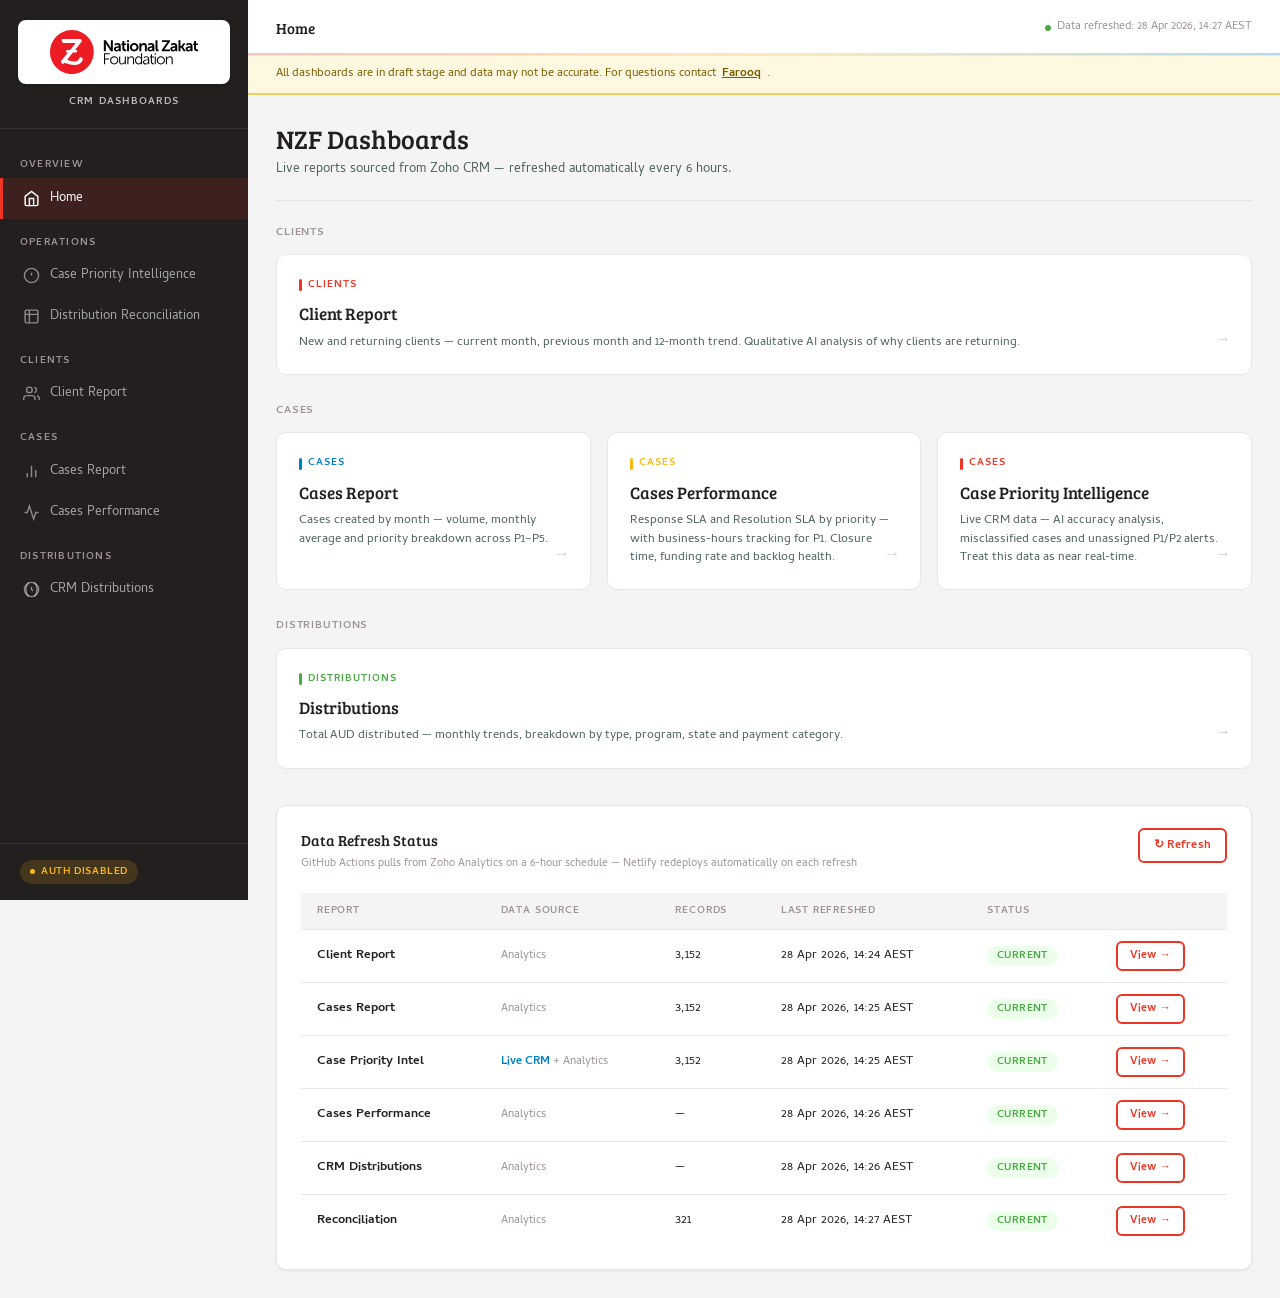
<file: dashboards/index.html>
<!DOCTYPE html>
<html lang="en">
<head>
  <meta charset="UTF-8"/>
  <meta name="viewport" content="width=device-width, initial-scale=1.0"/>
  <title>NZF Dashboards</title>
  <link rel="stylesheet" href="/assets/css/dashboard.css"/>
  <!--
    ENTRA ID — When enabling auth, uncomment:
    <script src="https://alcdn.msauth.net/browser/2.39.0/js/msal-browser.min.js"></script>
  -->
</head>
<body>

<div class="layout">
  <div id="sidebar-mount"></div>

  <div class="main">
    <div id="topbar-mount"></div>
    <div class="draft-disclaimer">All dashboards are in draft stage and data may not be accurate. For questions contact <a href="mailto:farooq.syed@nzf.org.au">Farooq</a>.</div>

    <div class="page-content">

      <div class="page-header">
        <div class="page-header-left">
          <h1>NZF Dashboards</h1>
          <p>Live reports sourced from Zoho CRM — refreshed automatically every 6 hours.</p>
        </div>
      </div>

      <!-- ── CLIENTS ─────────────────────────────────────────── -->
      <div class="section-label">Clients</div>
      <div style="display:grid;grid-template-columns:repeat(auto-fit,minmax(280px,1fr));gap:16px;margin-bottom:28px;">
        <a href="/dashboards/clients.html" class="dashboard-card" style="--card-color:var(--color-primary);">
          <div class="dashboard-card-section">Clients</div>
          <div class="dashboard-card-title">Client Report</div>
          <div class="dashboard-card-desc">New and returning clients — current month, previous month and 12-month trend. Qualitative AI analysis of why clients are returning.</div>
        </a>
      </div>

      <!-- ── CASES ───────────────────────────────────────────── -->
      <div class="section-label">Cases</div>
      <div style="display:grid;grid-template-columns:repeat(auto-fit,minmax(280px,1fr));gap:16px;margin-bottom:28px;">
        <a href="/dashboards/cases.html" class="dashboard-card" style="--card-color:var(--color-blue);">
          <div class="dashboard-card-section">Cases</div>
          <div class="dashboard-card-title">Cases Report</div>
          <div class="dashboard-card-desc">Cases created by month — volume, monthly average and priority breakdown across P1–P5.</div>
        </a>
        <a href="/dashboards/cases_perf.html" class="dashboard-card" style="--card-color:var(--color-yellow);">
          <div class="dashboard-card-section">Cases</div>
          <div class="dashboard-card-title">Cases Performance</div>
          <div class="dashboard-card-desc">Response SLA and Resolution SLA by priority — with business-hours tracking for P1. Closure time, funding rate and backlog health.</div>
        </a>
        <a href="/dashboards/cases_priority.html" class="dashboard-card" style="--card-color:var(--color-primary);">
          <div class="dashboard-card-section">Cases</div>
          <div class="dashboard-card-title">Case Priority Intelligence</div>
          <div class="dashboard-card-desc">Live CRM data — AI accuracy analysis, misclassified cases and unassigned P1/P2 alerts. Treat this data as near real-time.</div>
        </a>
      </div>

      <!-- ── DISTRIBUTIONS ──────────────────────────────────── -->
      <div class="section-label">Distributions</div>
      <div style="display:grid;grid-template-columns:repeat(auto-fit,minmax(280px,1fr));gap:16px;margin-bottom:36px;">
        <a href="/dashboards/crm_distributions.html" class="dashboard-card" style="--card-color:var(--color-green);">
          <div class="dashboard-card-section">Distributions</div>
          <div class="dashboard-card-title">Distributions</div>
          <div class="dashboard-card-desc">Total AUD distributed — monthly trends, breakdown by type, program, state and payment category.</div>
        </a>
      </div>

      <!-- ── DATA REFRESH STATUS ────────────────────────────── -->
      <div class="chart-card">
        <div class="chart-card-header">
          <div>
            <div class="chart-card-title">Data Refresh Status</div>
            <div class="chart-card-subtitle">GitHub Actions pulls from Zoho Analytics on a 6-hour schedule — Netlify redeploys automatically on each refresh</div>
          </div>
          <button class="btn btn-secondary"
            style="font-size:0.78rem;padding:6px 14px;"
            onclick="window.location.reload()">
            ↻ Refresh
          </button>
        </div>
        <div id="data-status">
          <div class="loading-overlay">
            <div class="spinner"></div>
            Checking data status…
          </div>
        </div>
      </div>

    </div>
  </div>
</div>

<script src="/assets/js/auth.js"></script>
<script src="/assets/js/datetime.js"></script>
<script src="/assets/js/nav.js"></script>
<script>
(async () => {
  await requireAuth();
  renderNav("Home");
  loadDataStatus();
})();

async function loadDataStatus() {
  const el = document.getElementById('data-status');
  const datasets = [
    { label:'Client Report',      file:'/data/clients.json',      href:'/dashboards/clients.html',      source:'Analytics'            },
    { label:'Cases Report',       file:'/data/cases.json',         href:'/dashboards/cases.html',        source:'Analytics'            },
    { label:'Case Priority Intel',file:'/data/cases.json',         href:'/dashboards/cases_priority.html',source:'Analytics + Live CRM' },
    { label:'Cases Performance',  file:'/data/cases_perf.json',    href:'/dashboards/cases_perf.html',   source:'Analytics'            },
    { label:'CRM Distributions',  file:'/data/crm_distributions.json',href:'/dashboards/crm_distributions.html',   source:'Analytics' },
    { label:'Reconciliation',     file:'/data/reconciliation.json',   href:'/dashboards/distributions_recon.html', source:'Analytics' },
  ];

  try {
    const rows = await Promise.all(datasets.map(async d => {
      try {
        const controller = new AbortController();
        const timer = setTimeout(() => controller.abort(), 5000);
        const r    = await fetch(d.file, { signal: controller.signal });
        clearTimeout(timer);
        if (!r.ok) throw new Error(`HTTP ${r.status}`);
        const json = await r.json();
        return {
          ...d,
          updated: json.meta?.last_updated || null,
          count:   json.meta?.record_count ?? '—',
          ok:      true,
        };
      } catch(e) {
        return { ...d, updated: null, count: '—', ok: false };
      }
    }));

    el.innerHTML = `
      <table>
        <thead>
          <tr>
            <th>Report</th>
            <th>Data Source</th>
            <th>Records</th>
            <th>Last Refreshed</th>
            <th>Status</th>
            <th></th>
          </tr>
        </thead>
        <tbody>
          ${rows.map(r => `
            <tr>
              <td><strong>${r.label}</strong></td>
              <td style="font-family:'Cambay';font-size:0.78rem;">
                ${r.source === 'Analytics + Live CRM'
                  ? `<span style="color:var(--color-blue);font-weight:700">Live CRM</span>
                     <span style="color:var(--text-muted)"> + Analytics</span>`
                  : `<span style="color:var(--text-muted)">Analytics</span>`}
              </td>
              <td style="font-family:'Cambay',sans-serif;">${r.count?.toLocaleString?.() ?? r.count}</td>
              <td>${fmtDateTime(r.updated)}</td>
              <td>
                ${r.ok
                  ? '<span class="badge badge-success">Current</span>'
                  : (r.updated
                      ? '<span class="badge badge-warning">Data load failed</span>'
                      : '<span class="badge badge-alert">Not yet available</span>')}
              </td>
              <td>
                ${r.ok
                  ? `<a href="${r.href}" class="btn btn-secondary" style="font-size:0.75rem;padding:4px 12px;">View →</a>`
                  : ''}
              </td>
            </tr>`).join('')}
        </tbody>
      </table>`;

  } catch(e) {
    el.innerHTML = `
      <div style="padding:24px;font-family:'Cambay',sans-serif;font-size:0.875rem;">
        <strong style="color:var(--color-alert);">⚠ Data not yet available</strong><br>
        <span style="color:var(--text-muted);">
          Run the GitHub Actions workflow to fetch data from Zoho for the first time.
        </span>
      </div>`;
  }
}
</script>
</body>
</html>
</file>
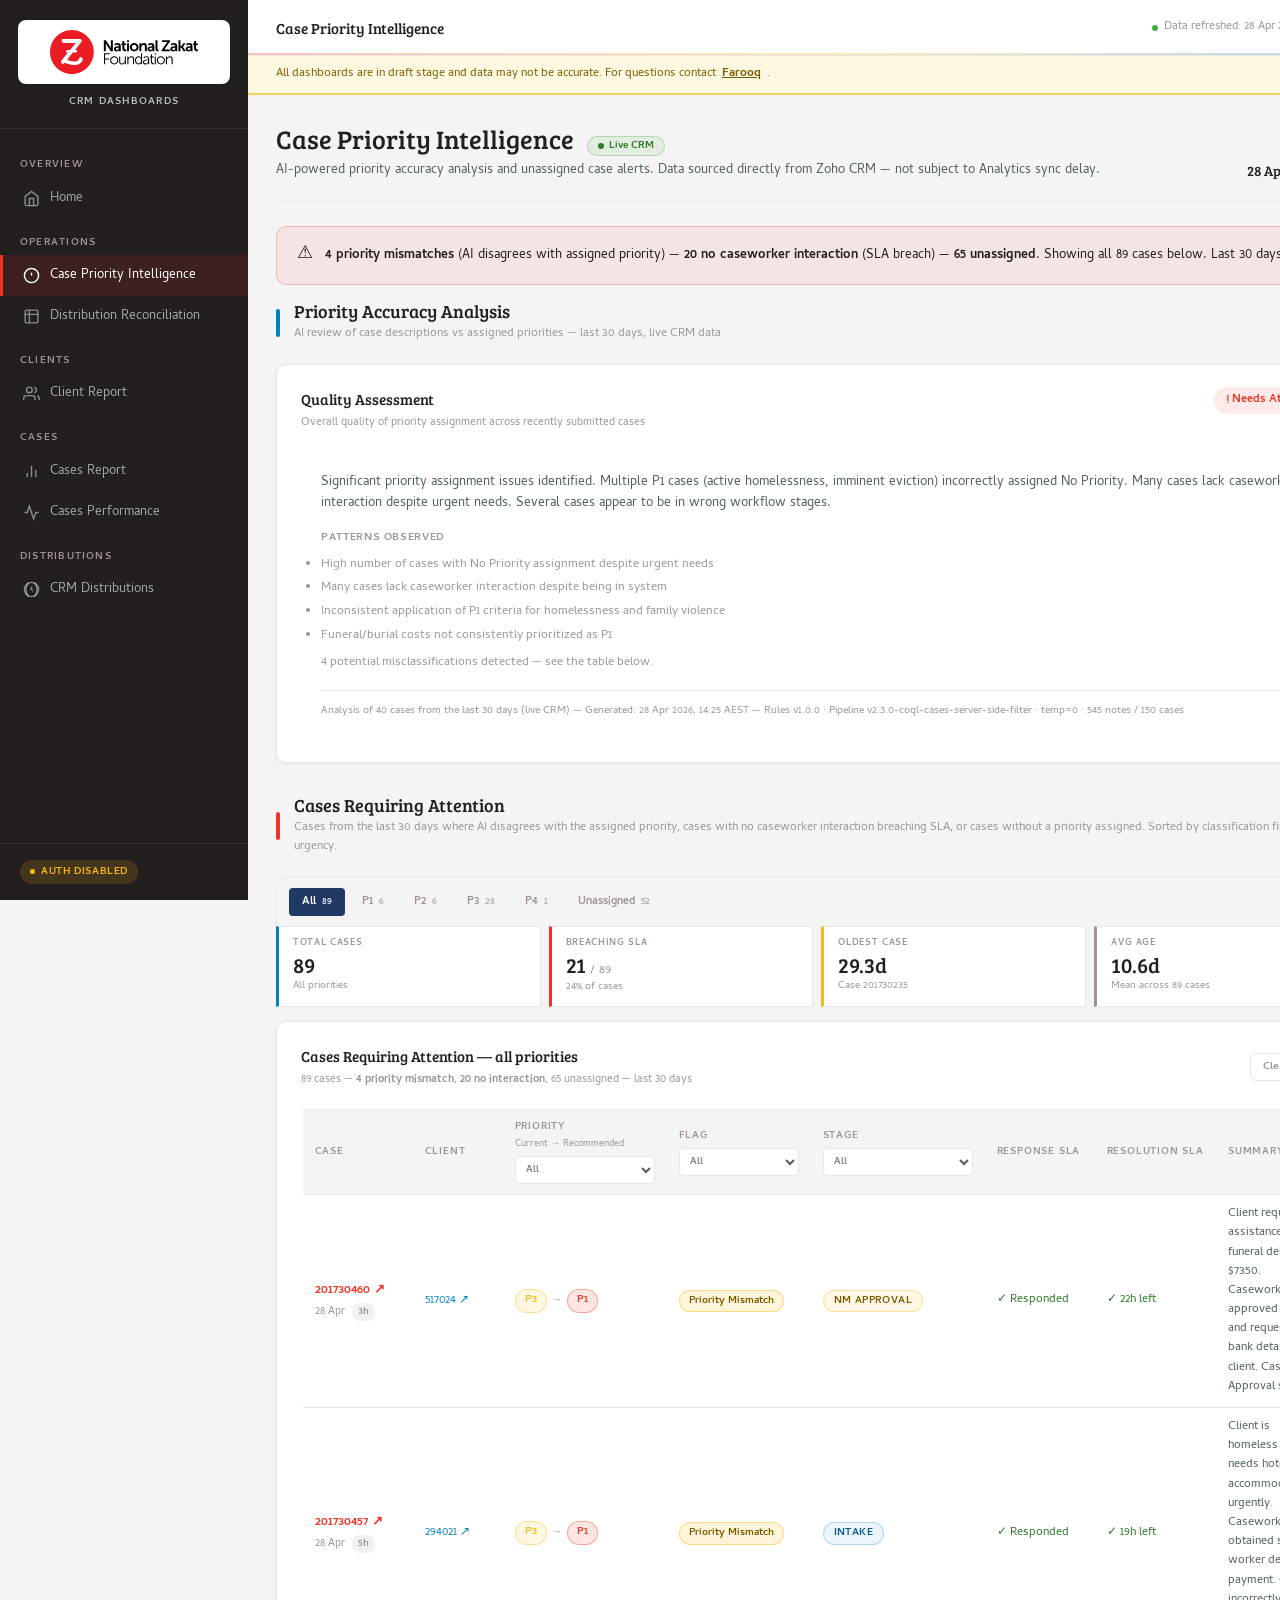
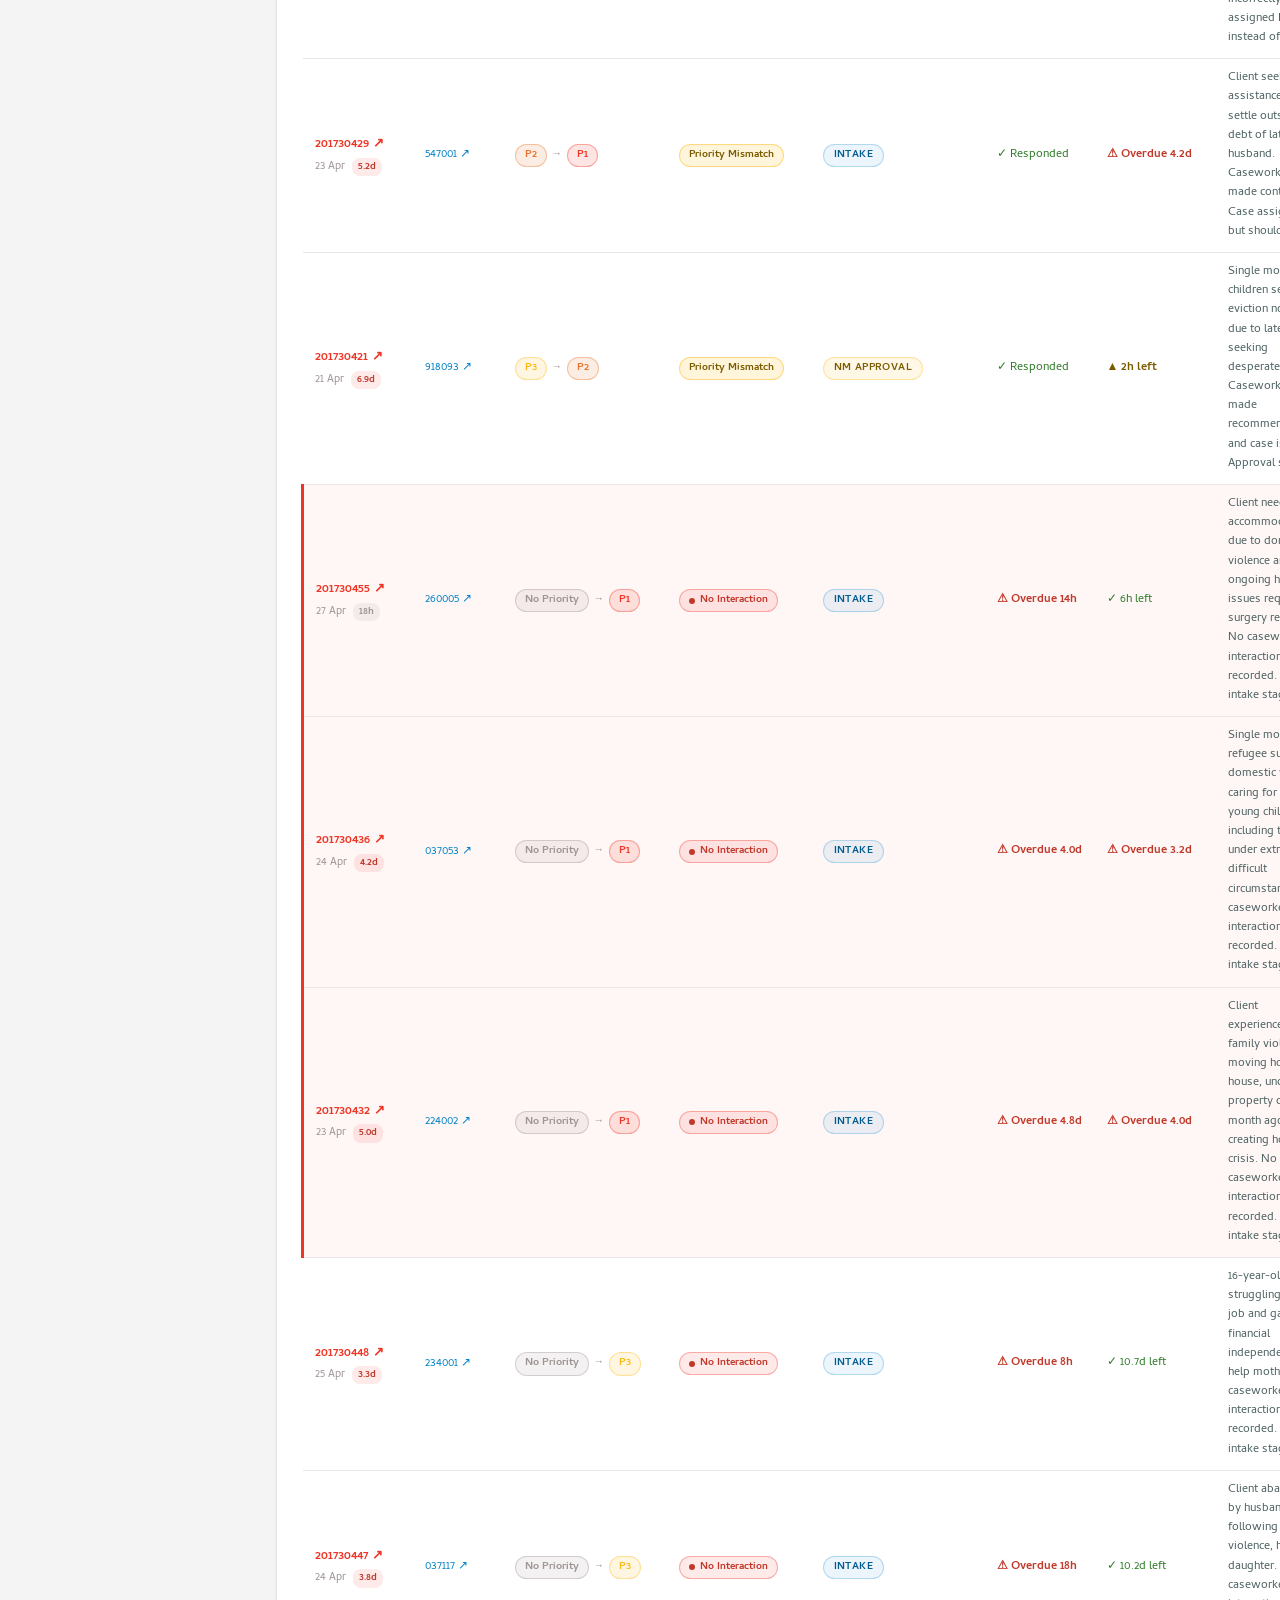
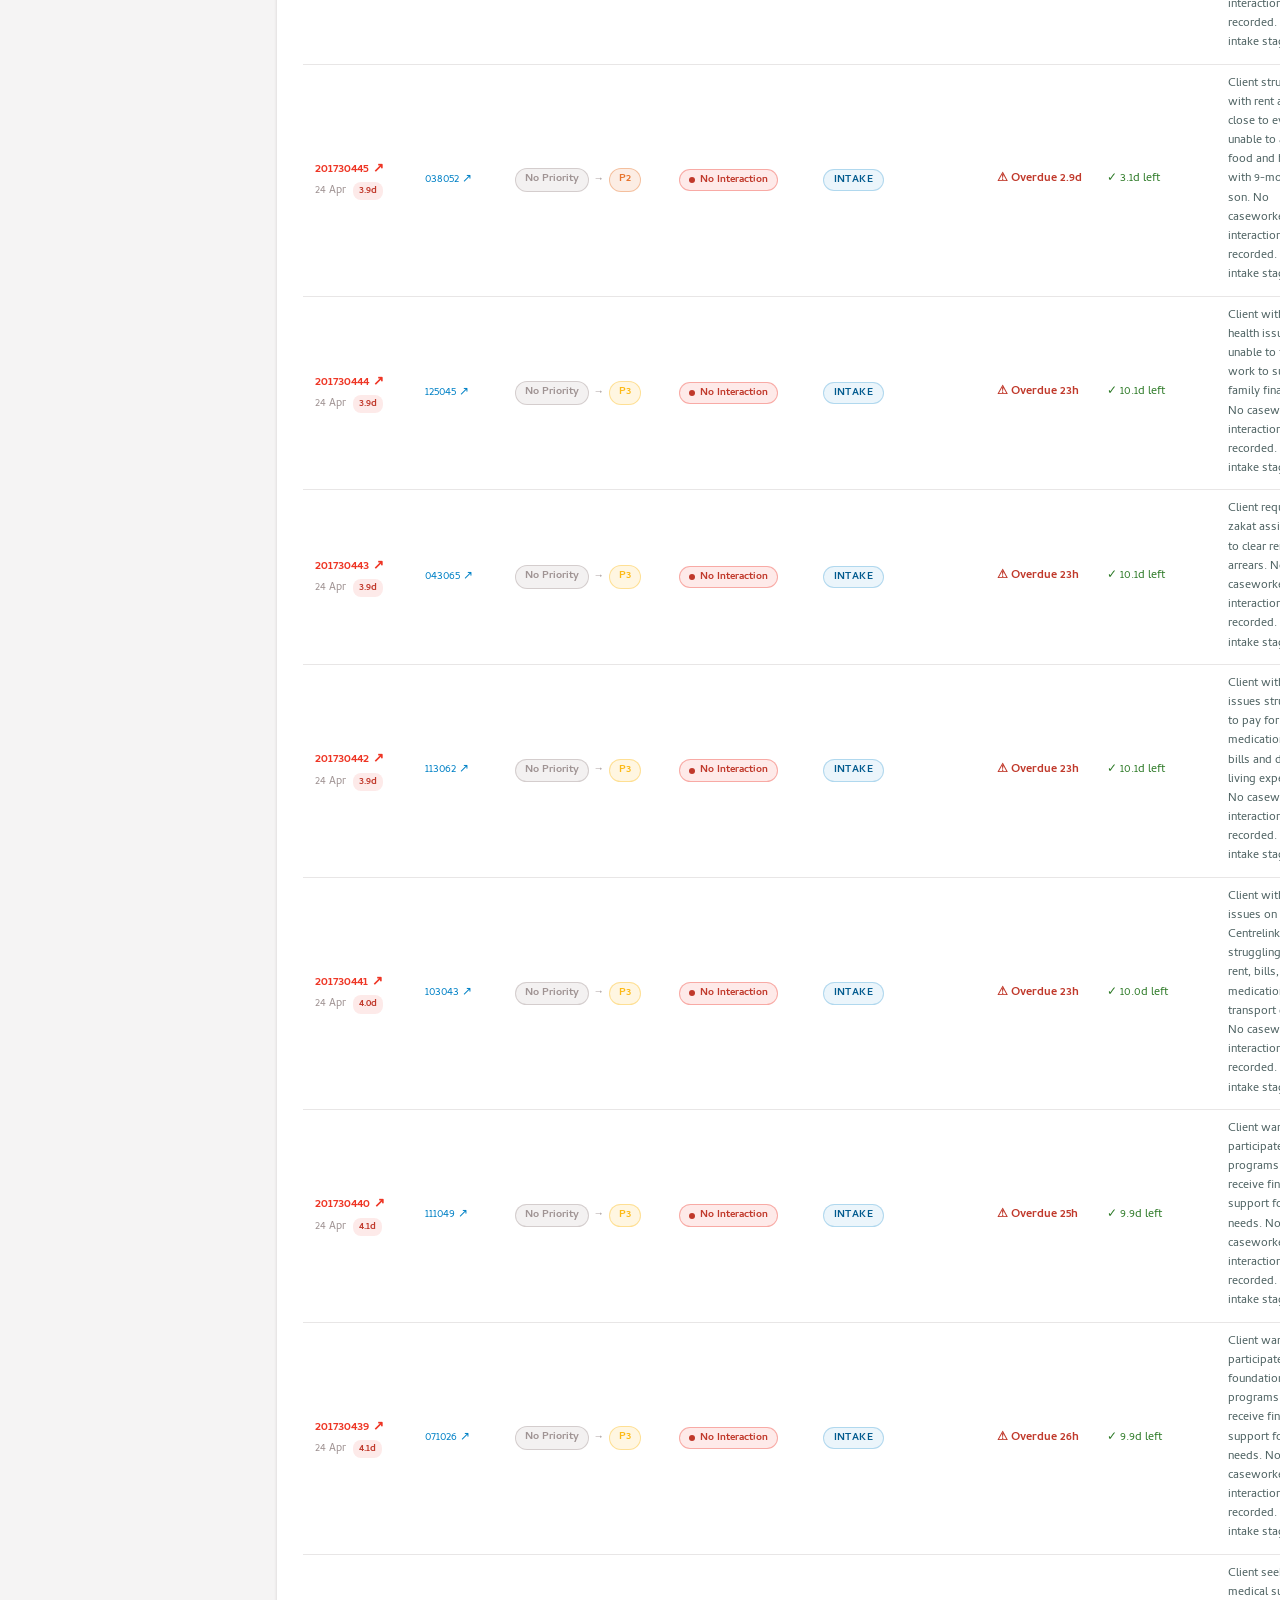
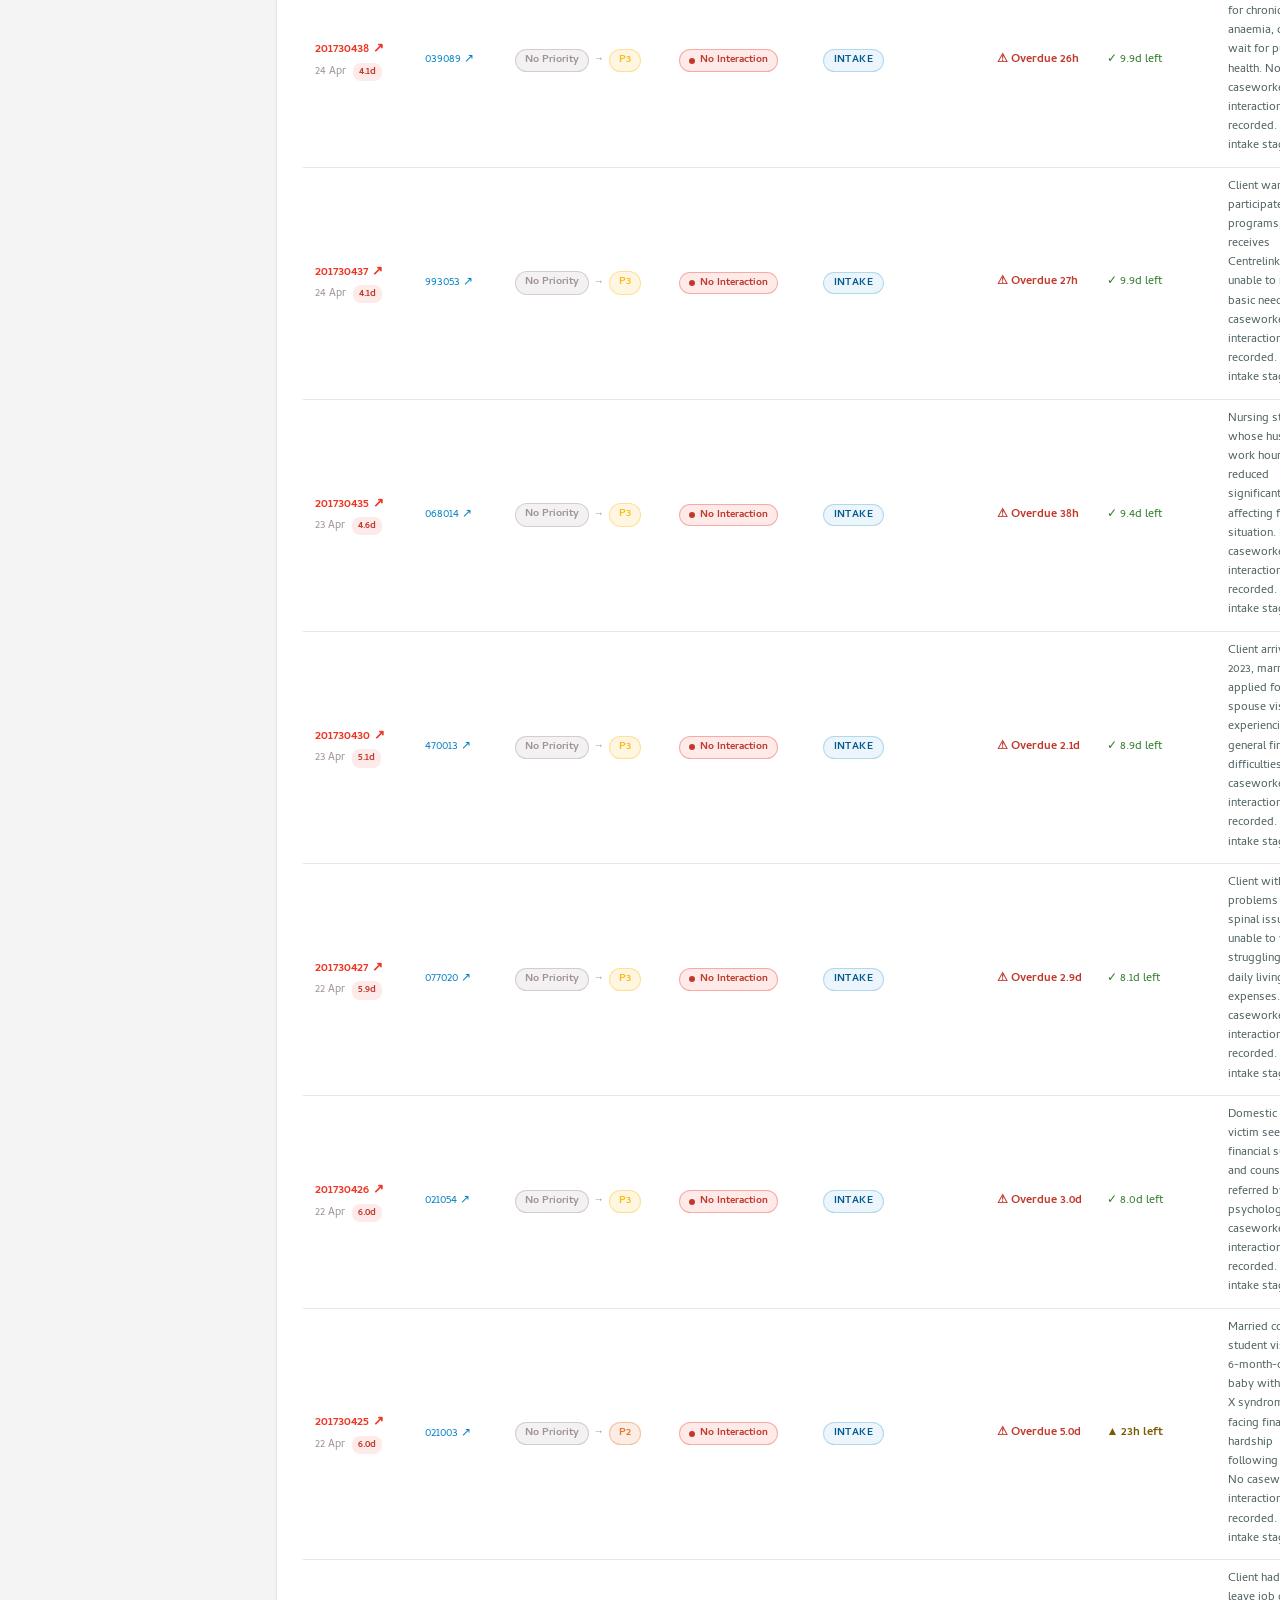
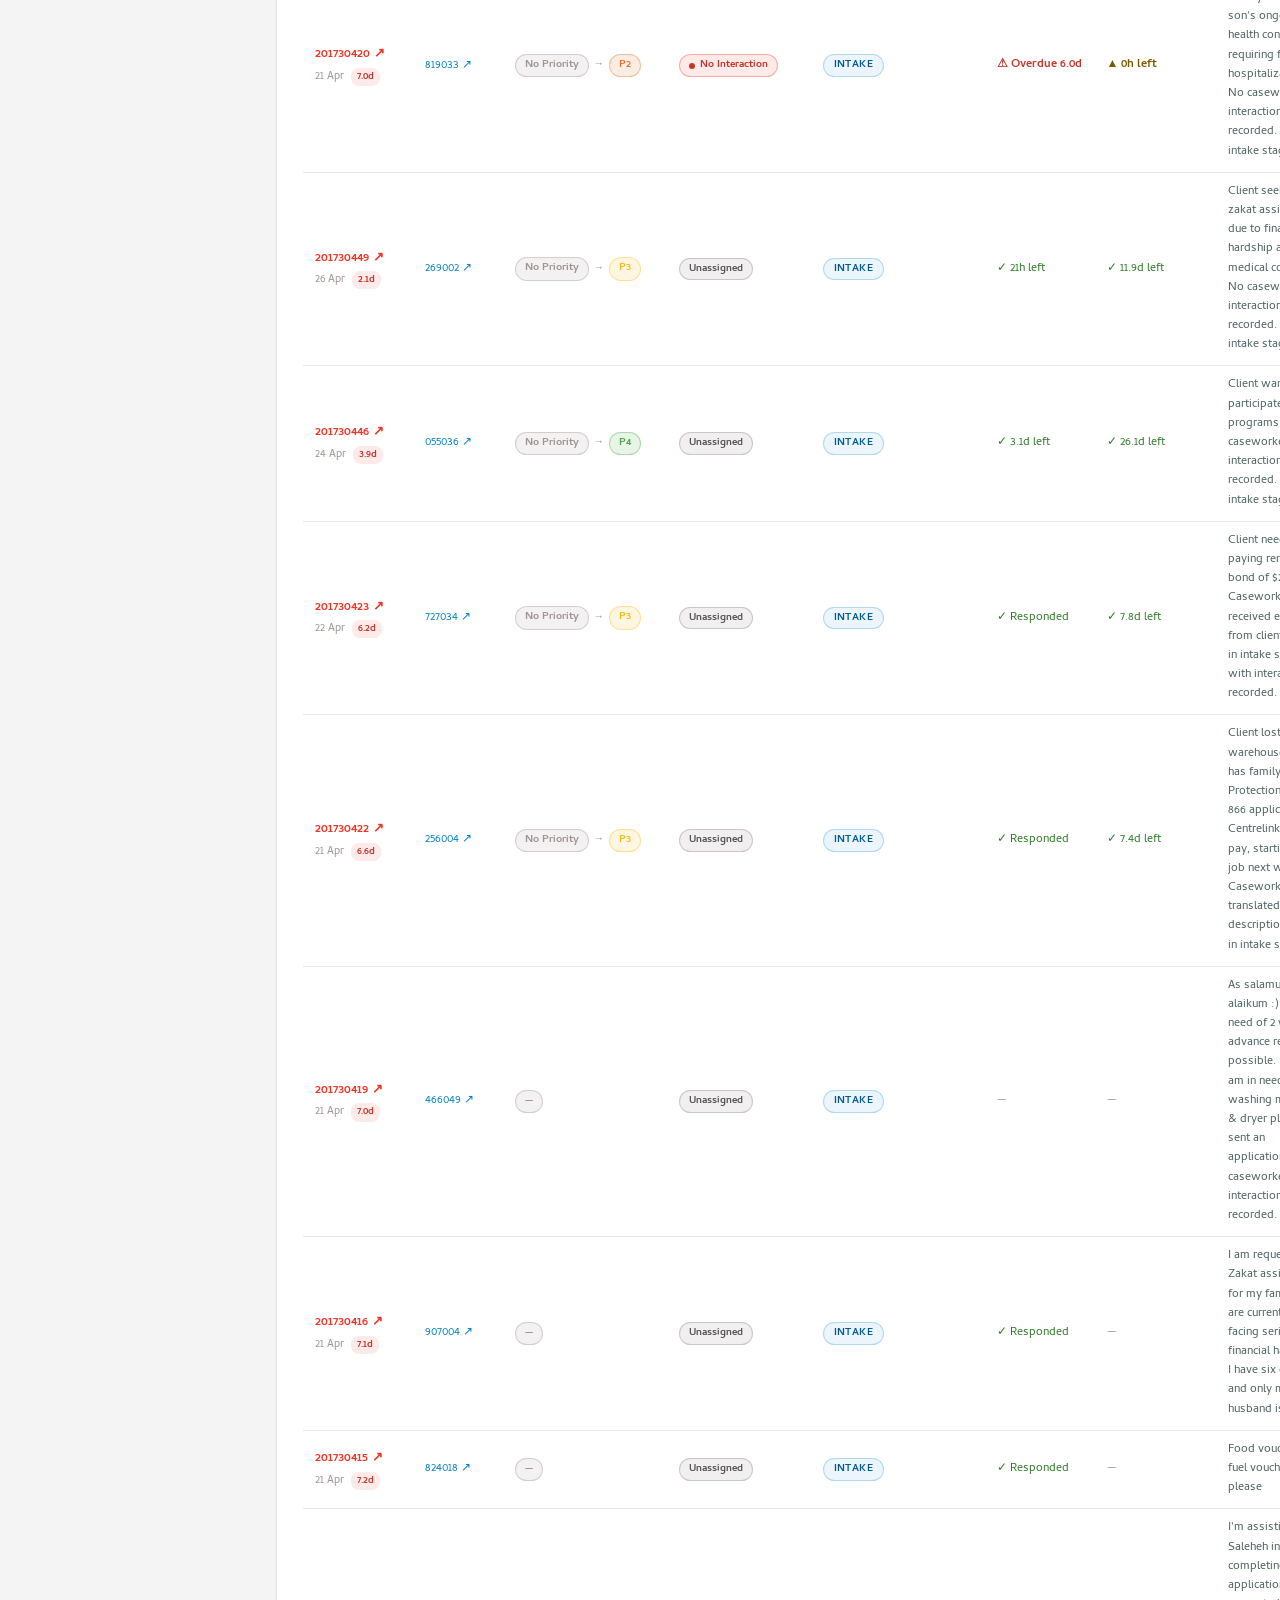
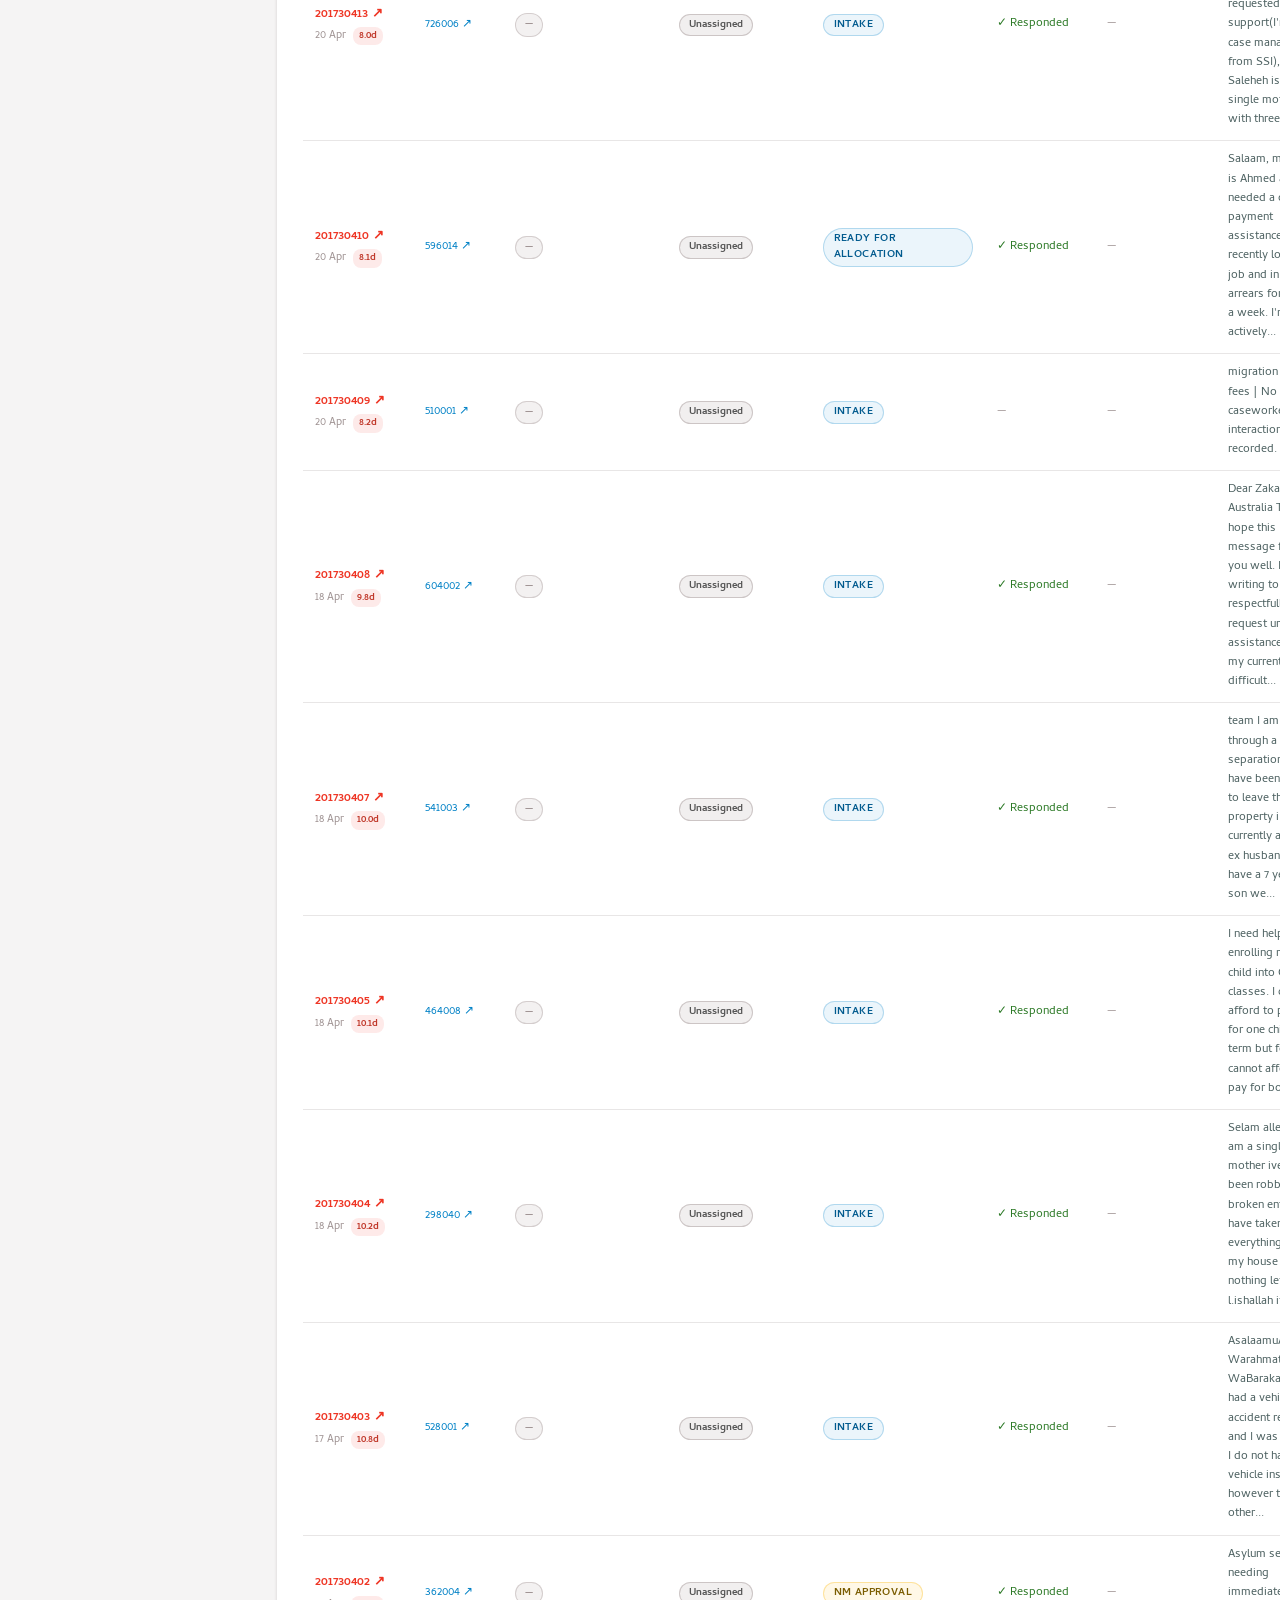
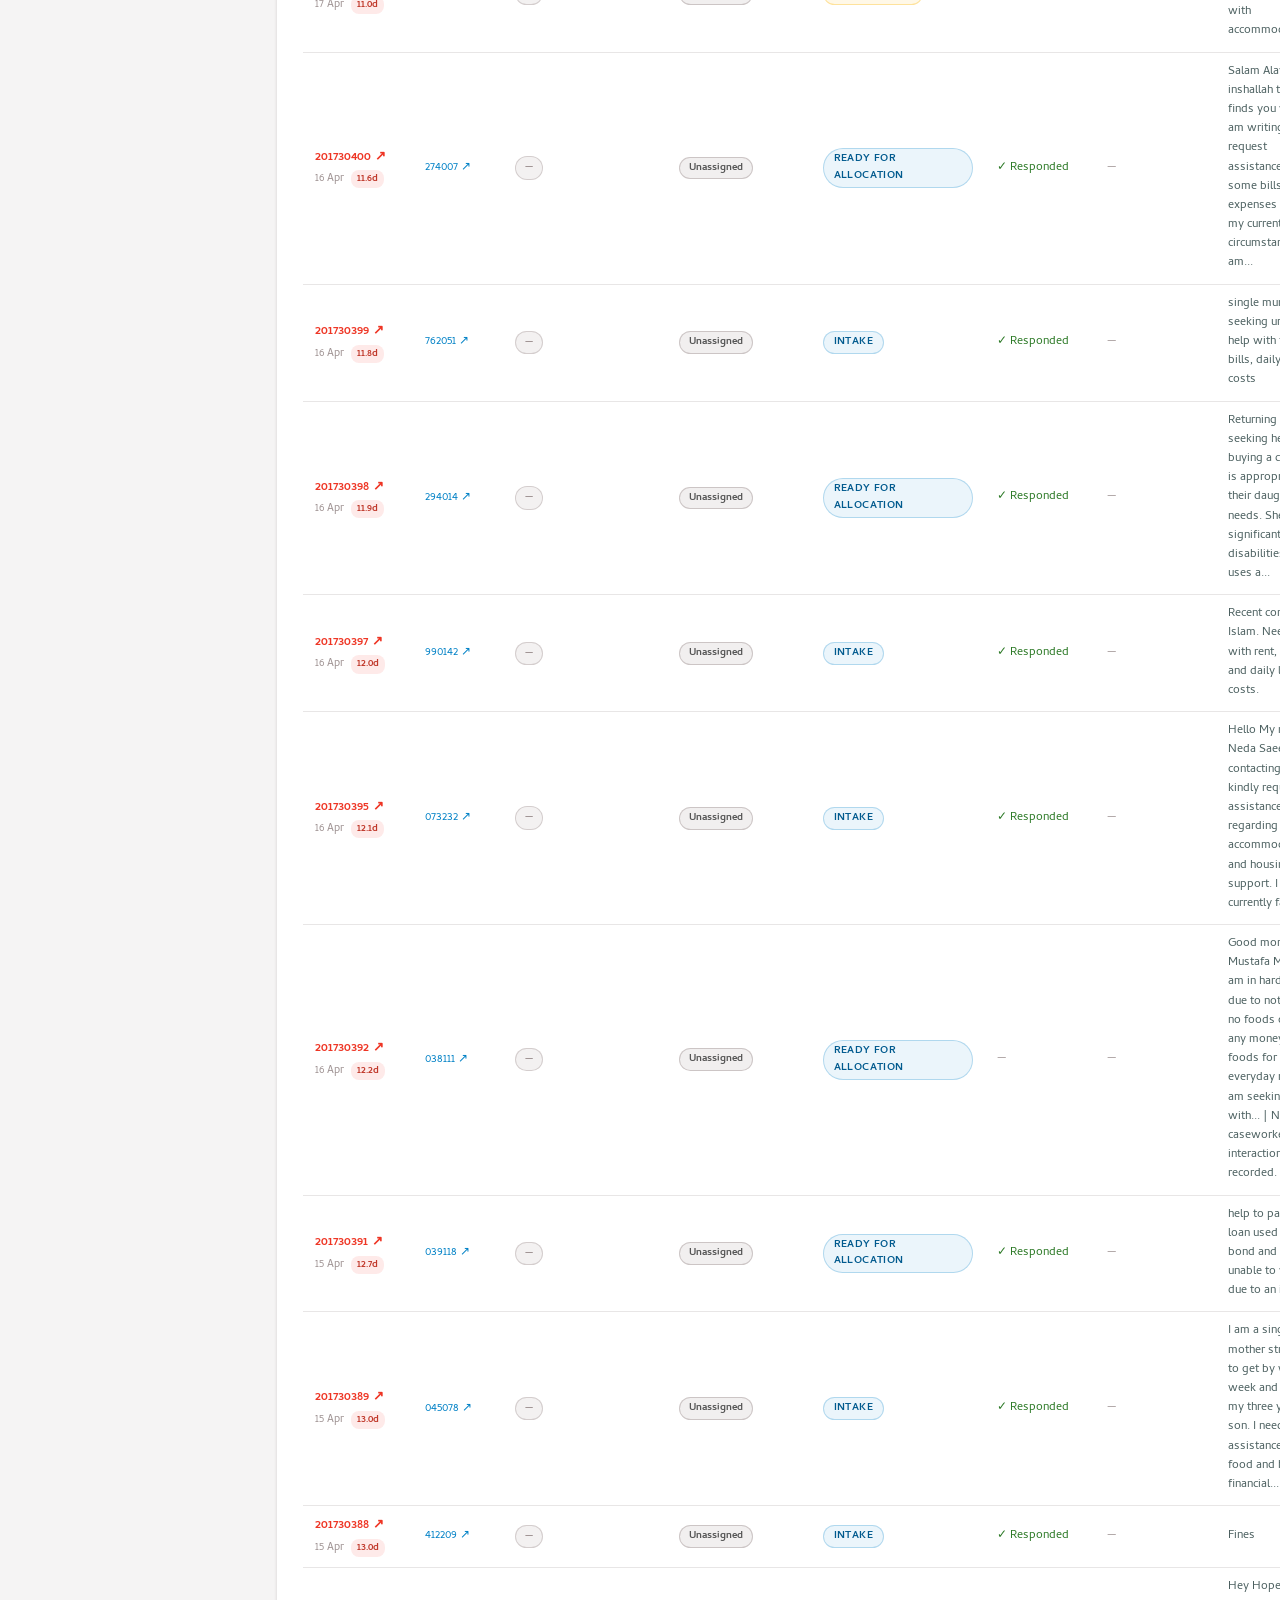
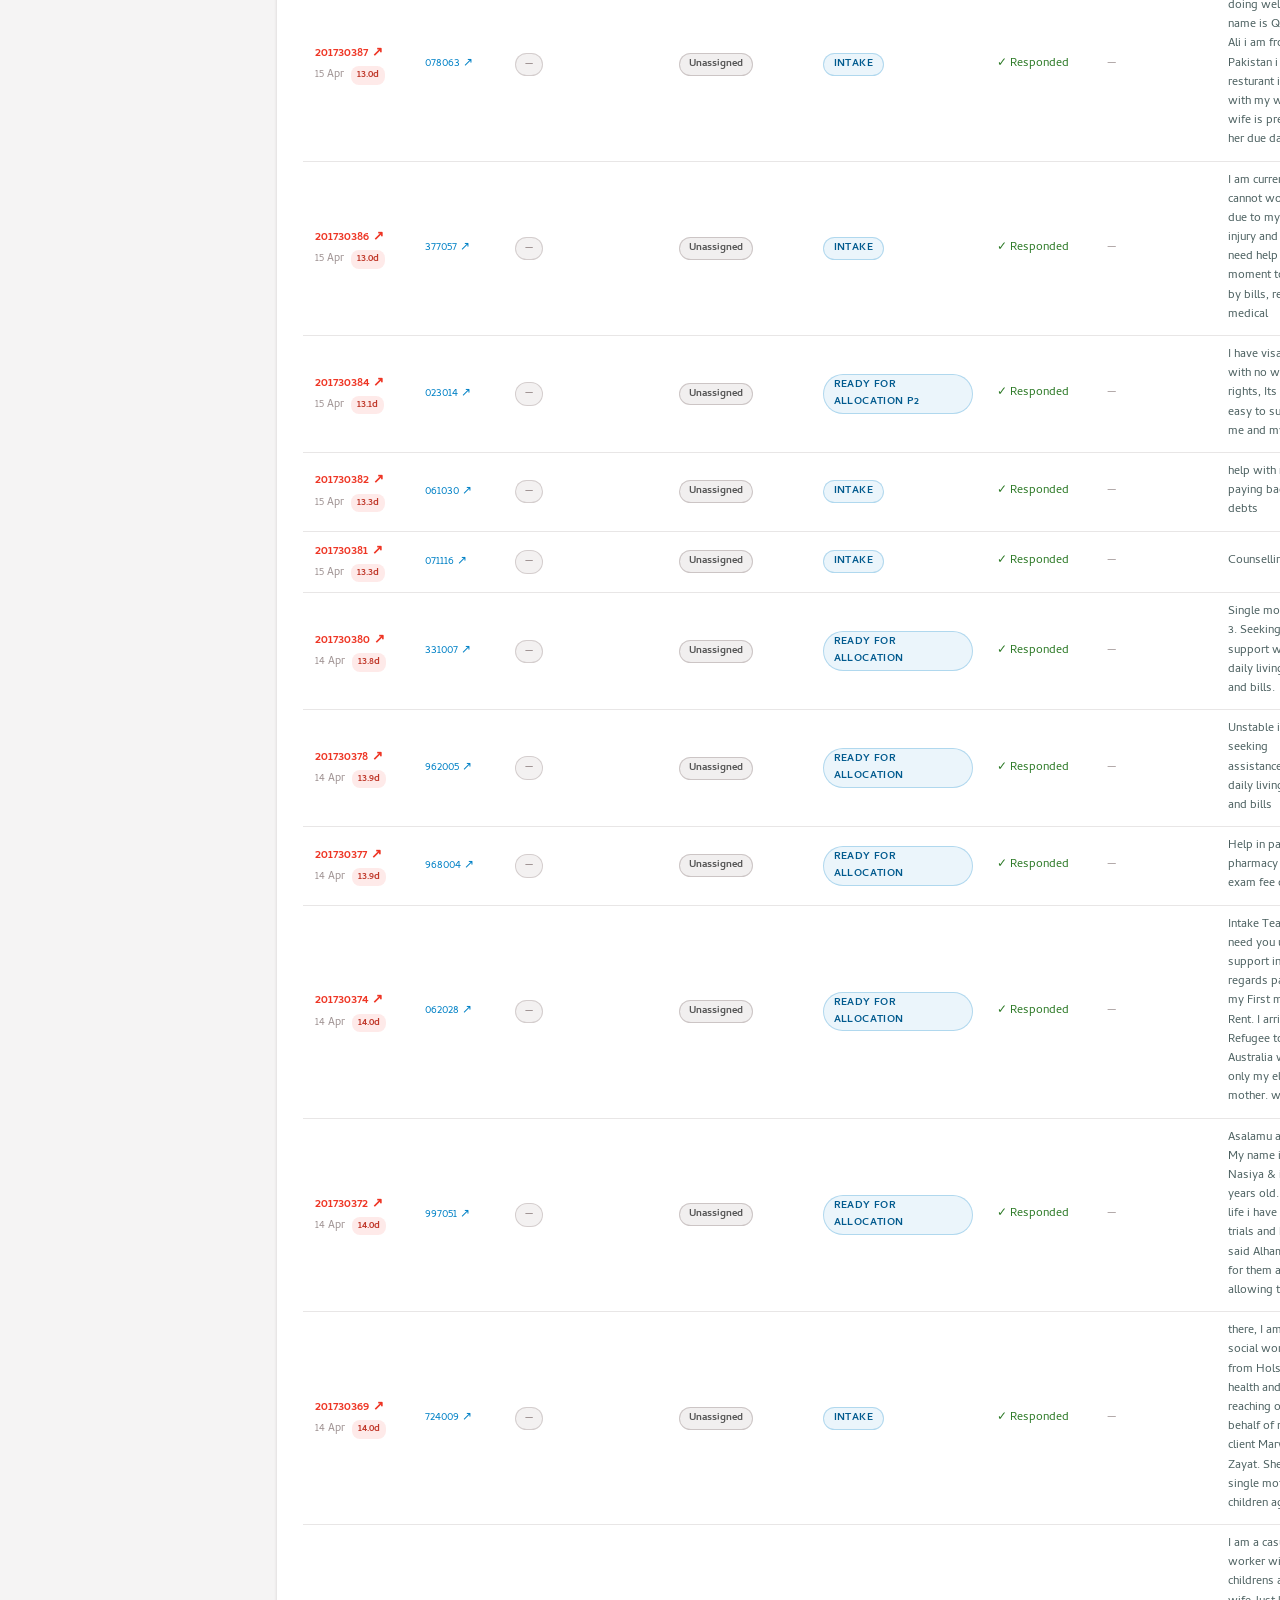
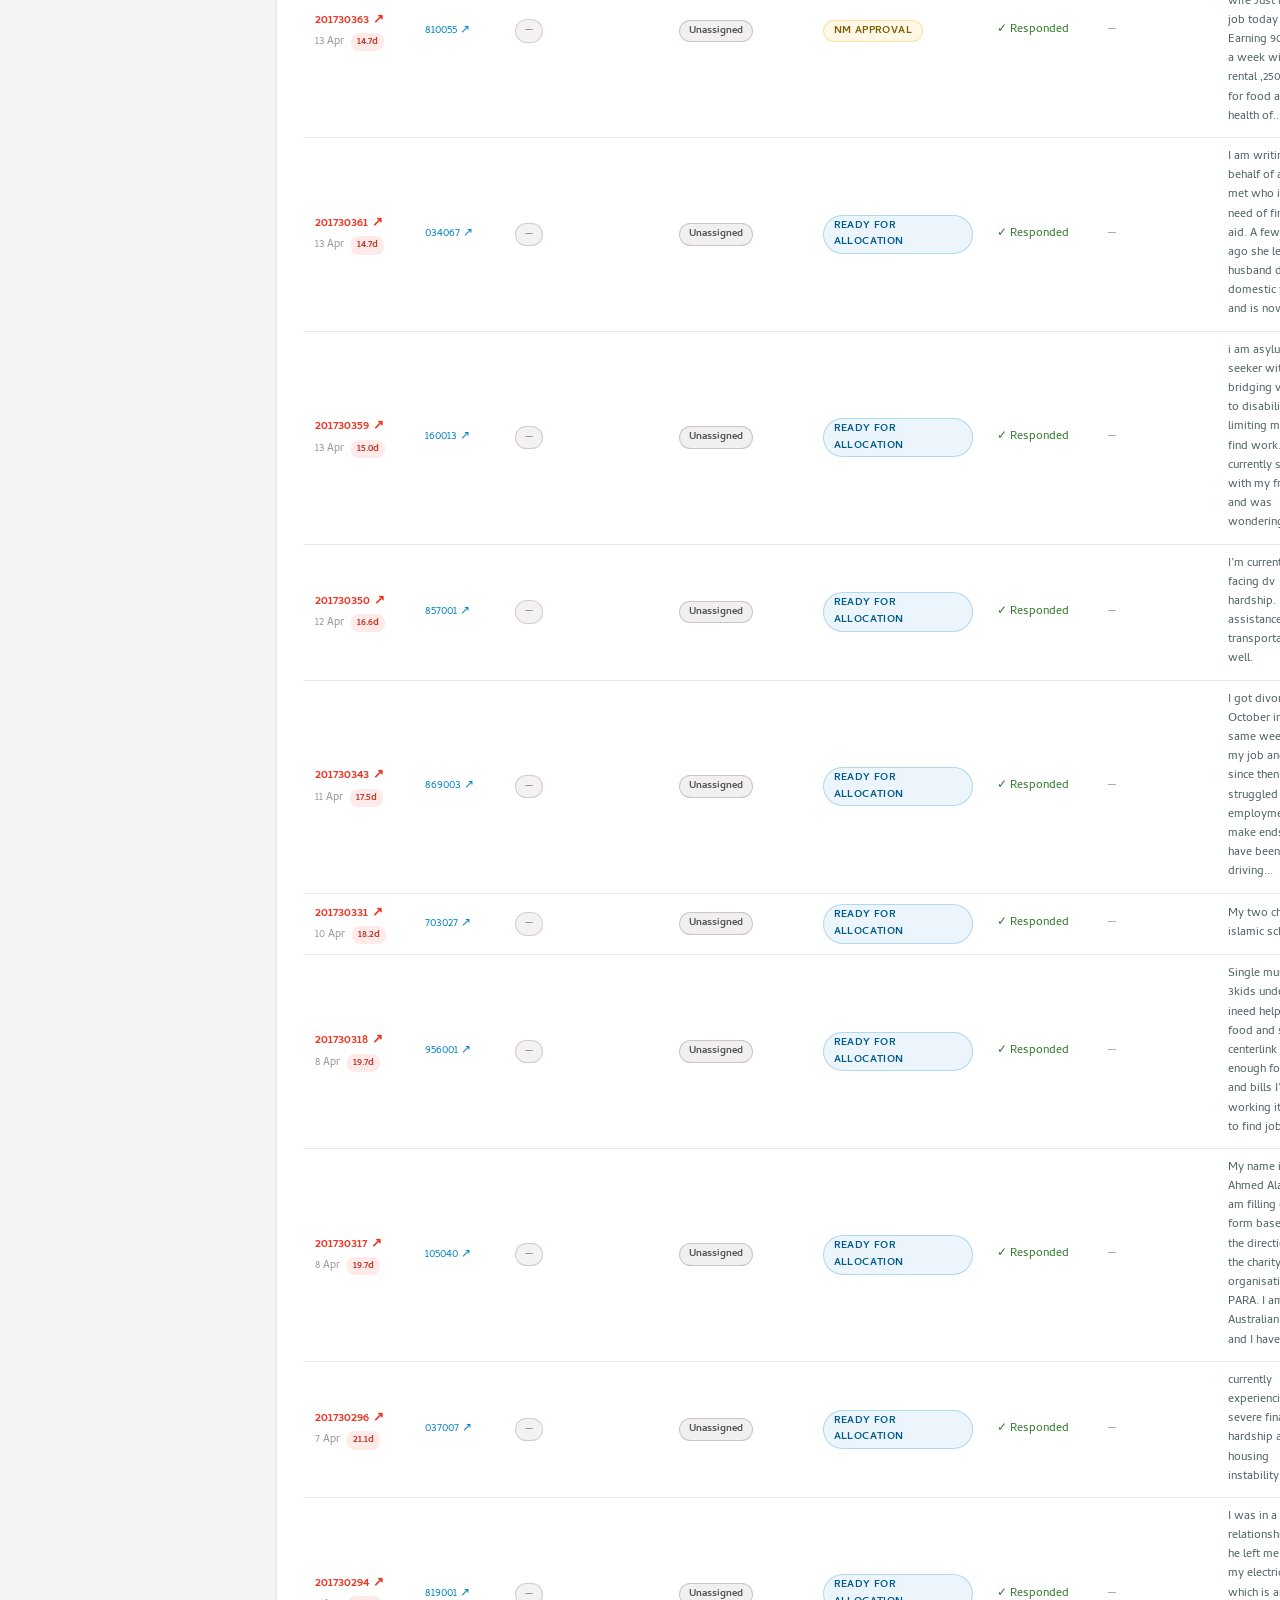
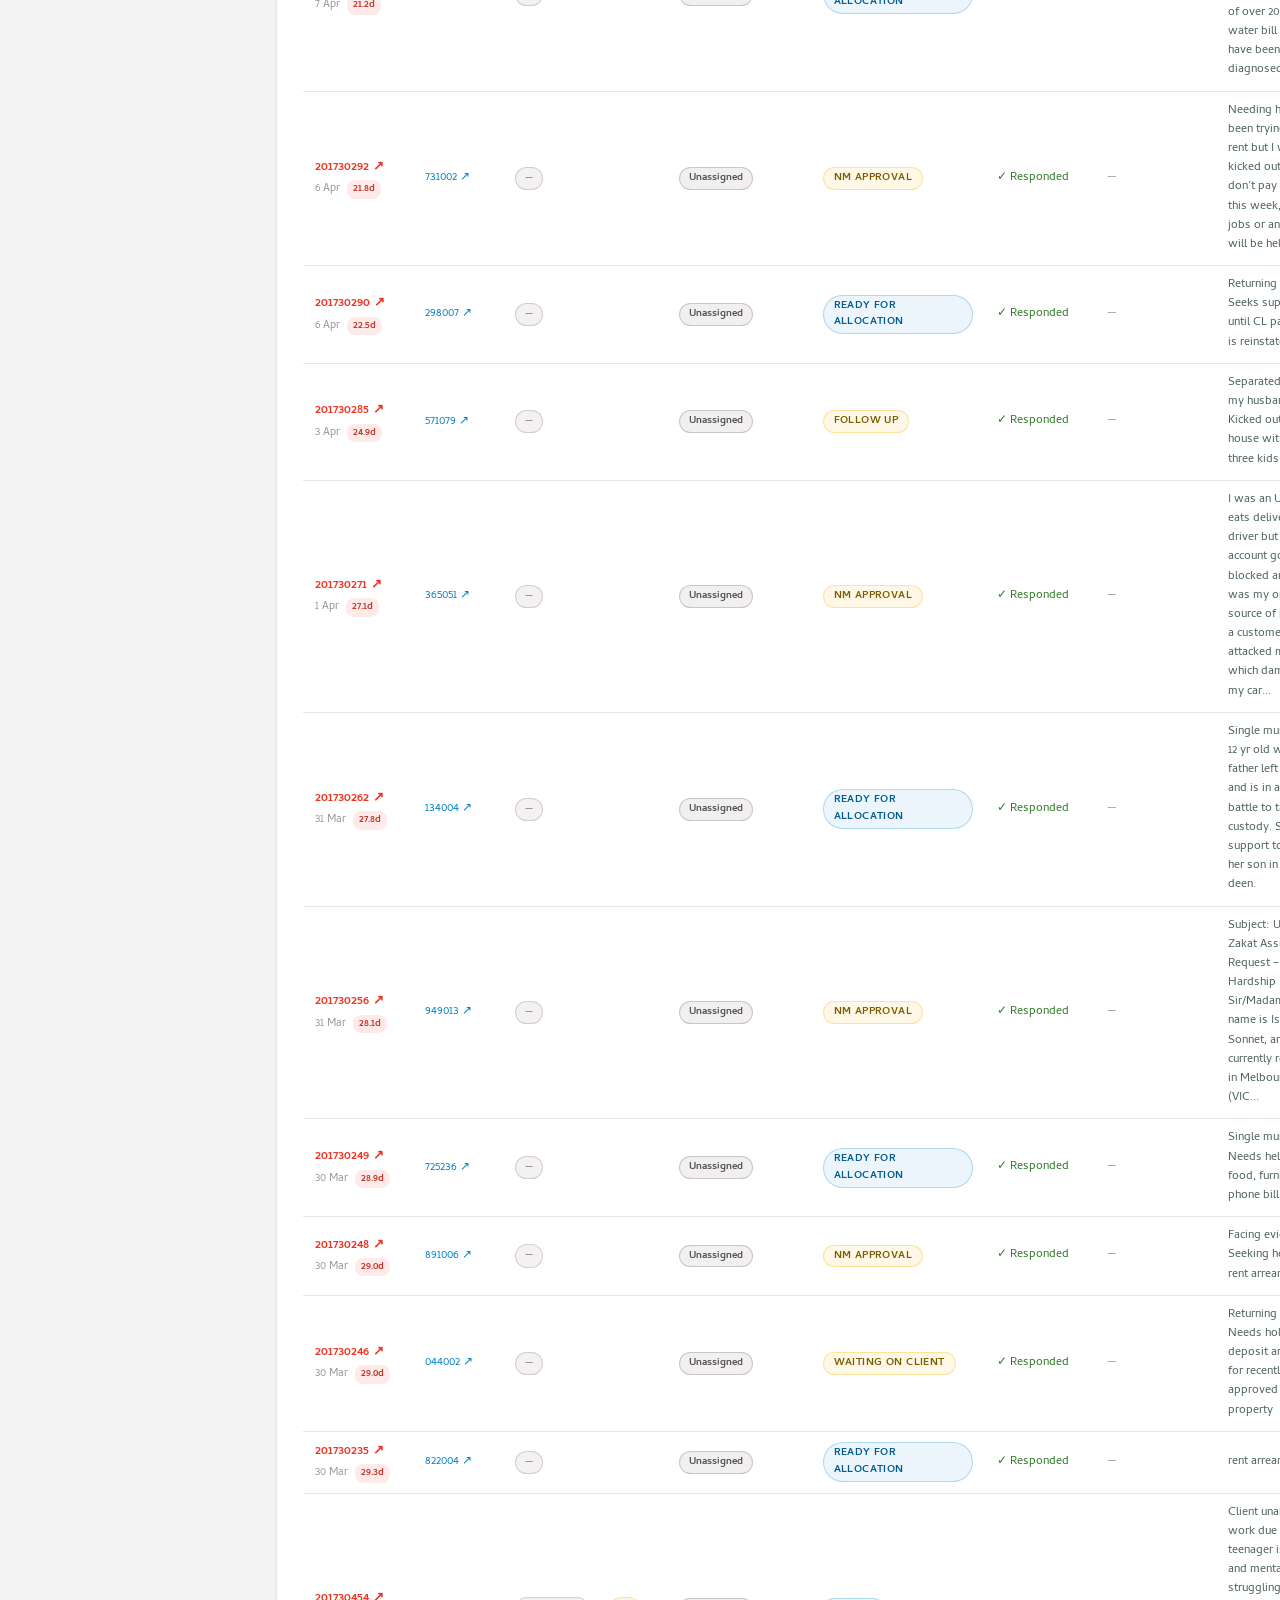
<file: dashboards/cases_priority.html>
<!DOCTYPE html>
<html lang="en">
<head>
  <meta charset="UTF-8"/>
  <meta name="viewport" content="width=device-width, initial-scale=1.0"/>
  <title>Case Priority Intelligence — NZF Dashboards</title>
  <link rel="stylesheet" href="/assets/css/dashboard.css"/>
  <style>
    .section-divider {
      display:flex; align-items:center; gap:14px; margin:32px 0 20px;
    }
    .section-divider-bar {
      width:4px; height:28px; border-radius:2px;
      background:var(--section-color,var(--color-primary)); flex-shrink:0;
    }
    .section-divider h2 {
      font-family:'Bree Serif',serif; font-size:1.2rem;
      font-weight:400; color:var(--text-primary);
    }
    .section-divider p {
      font-family:'Cambay',sans-serif; font-size:0.8rem;
      color:var(--text-muted); margin-top:2px;
    }

    .alert-banner {
      display:flex; align-items:center; gap:12px;
      padding:14px 20px; border-radius:var(--radius-lg);
      margin-bottom:16px; font-family:'Cambay',sans-serif;
    }
    .alert-banner.alert { background:rgba(238,53,38,0.08); border:1px solid rgba(238,53,38,0.25); }
    .alert-banner.warn  { background:rgba(253,185,19,0.1);  border:1px solid rgba(253,185,19,0.4);  }
    .alert-banner.ok    { background:rgba(73,169,66,0.08);  border:1px solid rgba(73,169,66,0.3);   }
    .alert-icon { font-size:1.2rem; flex-shrink:0; }
    .alert-text { font-size:0.88rem; color:var(--text-primary); }
    .alert-text strong { font-weight:700; }

    .quality-badge {
      display:inline-flex; align-items:center; gap:5px;
      padding:4px 12px; border-radius:20px;
      font-family:'Cambay',sans-serif; font-size:0.78rem; font-weight:700;
    }
    .quality-badge.good { background:rgba(73,169,66,0.12);  color:#2d7a27; }
    .quality-badge.fair { background:rgba(253,185,19,0.15); color:#7a5c00; }
    .quality-badge.poor { background:rgba(238,53,38,0.1);   color:var(--color-primary); }

    .ai-summary-text {
      font-family:'Cambay',sans-serif; font-size:0.88rem;
      color:var(--text-secondary); line-height:1.6; margin-bottom:16px;
    }
    .ai-patterns { font-family:'Cambay',sans-serif; font-size:0.82rem; color:var(--text-muted); }
    .ai-patterns li { margin-bottom:4px; }
    .generated-note {
      font-family:'Cambay',sans-serif; font-size:0.72rem; color:var(--text-muted);
      margin-top:16px; padding-top:12px; border-top:1px solid var(--border-subtle);
    }

    /* Stage badge variants */
    .badge-stage-active        { background:rgba(0,129,198,0.08);  color:#005a8e; border:1px solid rgba(0,129,198,0.25); }
    .badge-stage-pending       { background:rgba(253,185,19,0.1);  color:#7a5c00; border:1px solid rgba(253,185,19,0.35); }
    .badge-stage-closed-funded { background:rgba(73,169,66,0.12);  color:#2d7a27; border:1px solid rgba(73,169,66,0.3); }
    .badge-stage-closed-other  { background:rgba(238,53,38,0.08);  color:var(--color-primary); border:1px solid rgba(238,53,38,0.2); }

    /* No interaction — urgent red pulsing indicator */
    .no-interaction-badge {
      display:inline-flex; align-items:center; gap:5px;
      background:rgba(238,53,38,0.1); border:1px solid rgba(238,53,38,0.35);
      color:#c0392b; font-family:'Cambay',sans-serif;
      font-size:0.7rem; font-weight:700; padding:2px 9px;
      border-radius:12px; white-space:nowrap;
    }
    .no-interaction-badge::before {
      content:''; width:6px; height:6px; border-radius:50%;
      background:#c0392b; flex-shrink:0;
      animation:pulse-red 1.5s infinite;
    }
    @keyframes pulse-red {
      0%,100%{opacity:1;} 50%{opacity:0.2;}
    }
    /* Priority tabs + KPI strip ─────────────────────────────────── */
    .kpi-strip {
      display: grid;
      grid-template-columns: repeat(4, 1fr);
      gap: 8px;
      margin: 0 0 14px;
    }
    @media (max-width: 700px) { .kpi-strip { grid-template-columns: repeat(2, 1fr); } }
    .kpi-tile {
      background: var(--surface);
      border: 1px solid var(--border-subtle);
      border-left: 3px solid var(--kpi-tile-accent, #1F3864);
      border-radius: var(--radius-md);
      padding: 10px 14px;
    }
    .kpi-tile-label {
      font-family: 'Cambay', sans-serif;
      font-size: 0.62rem; font-weight: 700;
      text-transform: uppercase; letter-spacing: 0.07em;
      color: var(--text-muted);
    }
    .kpi-tile-value {
      font-family: 'Bree Serif', serif;
      font-size: 1.4rem; line-height: 1.05;
      color: var(--text-primary);
      margin-top: 2px;
    }
    .kpi-tile-sub {
      font-family: 'Cambay', sans-serif;
      font-size: 0.7rem; color: var(--text-muted);
      margin-top: 2px;
    }
    .kpi-tile.accent-red    { --kpi-tile-accent: #EE3524; }
    .kpi-tile.accent-amber  { --kpi-tile-accent: #FDB913; }
    .kpi-tile.accent-blue   { --kpi-tile-accent: #0081C6; }
    .kpi-tile.accent-purple { --kpi-tile-accent: #7B3FA0; }
    .kpi-tile.accent-grey   { --kpi-tile-accent: #9F9393; }
    /* Tab count pill */
    .month-tab .tab-count {
      display: inline-block;
      margin-left: 6px;
      font-size: 0.66rem;
      opacity: 0.75;
      font-weight: 700;
    }
    .month-tab.active .tab-count { opacity: 0.9; }
    .priority-mismatch-badge {
      display:inline-flex; align-items:center; gap:5px;
      background:rgba(253,185,19,0.15); border:1px solid rgba(253,185,19,0.45);
      color:#7a5c00; font-family:'Cambay',sans-serif;
      font-size:0.7rem; font-weight:700; padding:2px 9px;
      border-radius:12px; white-space:nowrap;
    }
    /* Unassigned — no priority set */
    .unassigned-badge {
      display:inline-flex; align-items:center; gap:5px;
      background:rgba(159,147,147,0.15); border:1px solid rgba(159,147,147,0.45);
      color:#555; font-family:'Cambay',sans-serif;
      font-size:0.7rem; font-weight:700; padding:2px 9px;
      border-radius:12px; white-space:nowrap;
    }

    /* Data source badge */
    .live-badge {
      display:inline-flex; align-items:center; gap:5px;
      background:rgba(73,169,66,0.1); border:1px solid rgba(73,169,66,0.3);
      color:#2d7a27; font-family:'Cambay',sans-serif;
      font-size:0.7rem; font-weight:700; padding:3px 10px;
      border-radius:20px; margin-left:8px;
    }
    .live-badge::before {
      content:''; display:inline-block; width:6px; height:6px;
      border-radius:50%; background:#2d7a27;
      animation:pulse 2s infinite;
    }
    @keyframes pulse {
      0%,100% { opacity:1; } 50% { opacity:0.3; }
    }
  
    /* ── Table UX styles ─────────────────────────────────────── */
    /* P1 overdue row — whole row alert */
    tr.row-p1-alert { background: rgba(238,53,38,0.04); }
    tr.row-p1-alert td:first-child { border-left: 3px solid #EE3526; }

    /* SLA cell colours */
    .sla-overdue  { color:#c0392b; font-weight:700; }
    .sla-at-risk  { color:#7a5c00; font-weight:700; }
    .sla-ok       { color:#2d7a27; }
    .sla-responded{ color:#2d7a27; }
    .sla-na       { color:var(--text-muted); }

    /* Combined priority cell */
    .pri-cell { display:flex; align-items:center; gap:5px; }
    .pri-arrow { color:var(--text-muted); font-size:0.7rem; }

    /* Age chip */
    .age-chip {
      display:inline-block; font-family:'Cambay'; font-size:0.68rem;
      font-weight:700; padding:1px 6px; border-radius:8px; margin-left:4px;
      background:rgba(159,147,147,0.12); color:var(--text-muted);
    }
    .age-chip.urgent { background:rgba(238,53,38,0.1); color:#c0392b; }

    /* Row hover */
    tbody tr { transition: background 0.12s; }
    tbody tr:hover { background: var(--surface-2); }

    /* Tighter table padding */
    #attention-table td, #attention-table th {
      padding: 10px 12px;
    }

    /* SLA column min-width */
    .sla-col { min-width: 110px; white-space:nowrap; }

  </style>
</head>
<body>
<div class="layout">
  <div id="sidebar-mount"></div>
  <div class="main">
    <div id="topbar-mount"></div>
    <div class="draft-disclaimer">All dashboards are in draft stage and data may not be accurate. For questions contact <a href="mailto:farooq.syed@nzf.org.au">Farooq</a>.</div>
    <div class="page-content">

      <div class="page-header">
        <div class="page-header-left">
          <h1>Case Priority Intelligence
            <span class="live-badge">Live CRM</span>
          </h1>
          <p>
            AI-powered priority accuracy analysis and unassigned case alerts.
            Data sourced directly from Zoho CRM — not subject to Analytics sync delay.
          </p>
        </div>
        <div id="refreshed-label" style="text-align:right;"></div>
      </div>

      <!-- ── ALERT BANNER ──────────────────────────────────────── -->
      <div id="unprioritized-banner"></div>

      <!-- ── AI ACCURACY ANALYSIS ─────────────────────────────── -->
      <div class="section-divider" style="--section-color:var(--color-blue);margin-top:8px;">
        <div class="section-divider-bar"></div>
        <div>
          <h2>Priority Accuracy Analysis</h2>
          <p>AI review of case descriptions vs assigned priorities — last 30 days, live CRM data</p>
        </div>
      </div>

      <div class="chart-card" style="margin-bottom:20px;">
        <div class="chart-card-header">
          <div>
            <div class="chart-card-title">Quality Assessment</div>
            <div class="chart-card-subtitle">Overall quality of priority assignment across recently submitted cases</div>
          </div>
          <span id="ai-quality-badge"></span>
        </div>
        <div id="ai-priority-analysis" style="padding:20px;">
          <div class="loading-overlay"><div class="spinner"></div></div>
        </div>
      </div>

      <!-- ── CASES REQUIRING ATTENTION ────────────────────────── -->
      <div class="section-divider" style="--section-color:var(--color-primary);">
        <div class="section-divider-bar"></div>
        <div>
          <h2>Cases Requiring Attention</h2>
          <p>
            Cases from the last 30 days where AI disagrees with the assigned priority,
            cases with no caseworker interaction breaching SLA, or cases without a priority assigned.
            Sorted by classification first, then SLA urgency.
          </p>
        </div>
      </div>

      <div id="attention-tabs" class="month-tabs" style="margin-top:6px"></div>
      <div id="attention-kpis" class="kpi-strip"></div>
      <div id="attention-chart-host"></div>
      <div id="attention-table-wrap">
        <div class="loading-overlay"><div class="spinner"></div></div>
      </div>
      <div id="attention-tab-caption" style="font-family:'Cambay';font-size:0.7rem;
           color:var(--text-muted);margin-top:8px;display:none">
        A case may appear under multiple priorities when AI disagrees with assigned priority.
        Tab counts therefore may not sum to the total.
      </div>

    </div><!-- /page-content -->
  </div><!-- /main -->
</div><!-- /layout -->

<script src="/assets/js/auth.js"></script>
<script src="/assets/js/datetime.js"></script>
<script src="/assets/js/nav.js"></script>
<script>
const C = {
  red:'#EE3526', blue:'#0081C6', yellow:'#FDB913',
  green:'#49A942', grey:'#9F9393',
};

function fmt(n) {
  if (n===null||n===undefined) return '—';
  return Number(n).toLocaleString('en-AU',{minimumFractionDigits:0,maximumFractionDigits:0});
}

function fmtAge(hours) {
  if (!hours && hours !== 0) return '—';
  if (hours < 48) return `${Math.round(hours)}h`;
  return `${(hours/24).toFixed(1)}d`;
}

// ── Main ─────────────────────────────────────────────────────────
(async () => {
  await requireAuth();
  renderNav("Case Priority Intelligence");

  let data;
  try {
    const _ctl   = new AbortController();
    const _timer = setTimeout(() => _ctl.abort(), 8000);
    let res;
    try { res = await fetch('/data/cases.json', { signal: _ctl.signal }); }
    finally { clearTimeout(_timer); }
    if (!res.ok) throw new Error('HTTP ' + res.status);
    data = await res.json();
    window.__NZF_META = data.meta;
  } catch(e) {
    document.getElementById('unprioritized-banner').innerHTML =
      `<div style="padding:20px;font-family:'Cambay';color:var(--text-muted)">
        cases.json not yet available. Run the data refresh action.
       </div>`;
    return;
  }

  // Refresh timestamp
  if (data.meta?.last_updated) {
    document.getElementById('refreshed-label').innerHTML = `
      <div style="font-family:'Cambay';font-size:0.72rem;font-weight:700;text-transform:uppercase;letter-spacing:.06em;color:var(--text-muted)">Data as of</div>
      <div style="font-family:'Bree Serif';font-size:0.9rem;color:var(--text-primary)">${fmtDateTime(data.meta.last_updated, {short: true})}</div>`;
  }

  const pi = data.priority_intelligence;
  if (!pi) {
    document.getElementById('unprioritized-banner').innerHTML =
      `<div style="padding:20px;font-family:'Cambay';color:var(--text-muted)">
        Priority intelligence data not available in this version of cases.json. Re-run the data refresh.
       </div>`;
    return;
  }

  renderBanner(pi);
  renderAIAnalysis(pi.ai_analysis, pi.combined_cases, pi);
  renderAttentionTable(pi.combined_cases || []);
})();

// ── Banner ────────────────────────────────────────────────────────
function renderBanner(pi) {
  const el            = document.getElementById('unprioritized-banner');
  const noInteraction   = pi.no_interaction_count    ?? 0;
  const priorityMismatch = pi.priority_mismatch_count ?? 0;
  const unassigned      = pi.unassigned_count        ?? 0;
  const total           = (pi.combined_cases || []).length;

  // Critical: notes fetch failed (OAuth scope, network, etc).
  // When this happens, "no_interaction" flags can't be trusted — show a
  // dedicated red banner so officers don't act on bad data.
  const fetchErr = pi.notes_diagnostic && pi.notes_diagnostic.fetch_error;
  let errorBannerHtml = '';
  if (fetchErr) {
    const isScope = fetchErr.code === 'OAUTH_SCOPE_MISMATCH';
    errorBannerHtml = `
      <div class="alert-banner alert" style="margin-bottom:10px">
        <span class="alert-icon">&#9888;</span>
        <div class="alert-text">
          <strong>Notes fetch failed${isScope ? ' (OAuth scope mismatch)' : ''}.</strong>
          Caseworker interaction data is unavailable until this is resolved &mdash;
          "No Interaction" flags below should be treated as <em>unknown</em>, not confirmed.
          ${isScope ? 'Refresh token needs <code>ZohoCRM.coql.READ</code> scope. ' : ''}
          ${fetchErr.message || ''}
        </div>
      </div>`;
  }

  if (noInteraction === 0 && priorityMismatch === 0 && unassigned === 0) {
    el.innerHTML = errorBannerHtml + `
      <div class="alert-banner ok">
        <span class="alert-icon">&#10003;</span>
        <span class="alert-text">No cases requiring attention in the last 30 days.</span>
      </div>`;
    return;
  }

  const parts = [];
  if (priorityMismatch > 0)
    parts.push(`<strong>${priorityMismatch} priority mismatch${priorityMismatch!==1?'es':''}</strong> (AI disagrees with assigned priority)`);
  if (noInteraction > 0)
    parts.push(`<strong>${noInteraction} no caseworker interaction</strong>${fetchErr ? ' <em>(unverified — see banner above)</em>' : ' (SLA breach)'}`);
  if (unassigned > 0)
    parts.push(`<strong>${unassigned} unassigned</strong>`);

  const cls = (priorityMismatch > 0 || noInteraction > 0) ? 'alert' : 'warn';
  el.innerHTML = errorBannerHtml + `
    <div class="alert-banner ${cls}">
      <span class="alert-icon">&#9888;</span>
      <div class="alert-text">
        ${parts.join(' &mdash; ')}. Showing all ${total} cases below. Last 30 days only.
      </div>
    </div>`;
}


// ── AI Analysis card ──────────────────────────────────────────────
function renderAIAnalysis(analysis, combinedCases, pi = {}) {
  const el    = document.getElementById('ai-priority-analysis');
  const badge = document.getElementById('ai-quality-badge');

  if (!analysis) {
    el.innerHTML = `
      <p style="font-family:'Cambay';font-size:0.85rem;color:var(--text-muted)">
        AI analysis will appear after the next data refresh once
        <code>ANTHROPIC_API_KEY</code> is set in GitHub secrets.
      </p>`;
    return;
  }

  const score    = (analysis.quality_score || '').toLowerCase();
  const badgeMap = {
    good: { cls:'good', icon:'&#10003;', label:'Good'            },
    fair: { cls:'fair', icon:'&#9654;',  label:'Fair'            },
    poor: { cls:'poor', icon:'!',        label:'Needs Attention' },
  };
  const b = badgeMap[score] || badgeMap.fair;
  badge.innerHTML = `<span class="quality-badge ${b.cls}">${b.icon} ${b.label}</span>`;

  const flagged  = (combinedCases||[]).filter(c => c.flag_type === 'priority_mismatch').length;
  const patterns = analysis.patterns || [];

  const flagNote = flagged > 0
    ? `<p style="font-family:'Cambay';font-size:0.82rem;color:var(--text-muted);margin-top:8px">
        ${flagged} potential misclassification${flagged!==1?'s':''} detected &mdash; see the table below.</p>`
    : `<p style="font-family:'Cambay';font-size:0.82rem;color:var(--text-muted);margin-top:8px">
        No significant misclassifications detected in recent cases.</p>`;

  const patternsHtml = patterns.length
    ? `<div style="margin-top:12px;">
        <div style="font-family:'Cambay';font-size:0.72rem;font-weight:700;text-transform:uppercase;letter-spacing:.06em;color:var(--text-muted);margin-bottom:8px;">Patterns Observed</div>
        <ul class="ai-patterns">${patterns.map(p => `<li>${p}</li>`).join('')}</ul>
       </div>`
    : '';

  el.innerHTML = `
    <p class="ai-summary-text">${analysis.quality_summary || ''}</p>
    ${patternsHtml}
    ${flagNote}
    <div class="generated-note">
      Analysis of ${analysis.total_reviewed || 0} cases from the last 30 days (live CRM) &mdash;
      Generated: ${analysis.generated_at ? fmtDateTime(analysis.generated_at) : 'unknown'}
      ${pi.rules_version ? ` &mdash; Rules v${pi.rules_version}${pi.pipeline_version ? ` &middot; Pipeline v${pi.pipeline_version}` : ''}${pi.temperature !== undefined ? ` &middot; temp=${pi.temperature}` : ''}${pi.notes_diagnostic ? ` &middot; ${pi.notes_diagnostic.notes_total||0} notes / ${pi.notes_diagnostic.cases_with_notes||0} cases` : ''}` : ''}
    </div>`;
}

// ── Cases Requiring Attention table ──────────────────────────────
// ── Priority Intelligence Table ───────────────────────────────
let _allCases = [];
let _priTab   = 'All';   // 'All' | 'P1' | 'P2' | 'P3' | 'P4' | 'Unassigned'

// ── Effective priority logic ─────────────────────────────────────
// A case has multiple effective priorities when AI disagrees with assigned.
// Used for "either matches" tab filtering — a P2-assigned case where AI says
// P1 will appear under both the P1 and P2 tabs (and 'All').
function effectivePriorities(c) {
  const out = new Set();
  const assigned  = (c.assigned_priority  || '').trim();
  const suggested = (c.suggested_priority || '').trim();
  if (assigned && assigned !== 'No Priority' && assigned !== 'Assign Priority')
    out.add(assigned);
  if (suggested && suggested !== 'Assign Priority' && suggested !== 'No Priority')
    out.add(suggested);
  if (out.size === 0) out.add('Unassigned');
  return out;
}

function casesForTab(tab) {
  if (tab === 'All') return _allCases;
  return _allCases.filter(c => effectivePriorities(c).has(tab));
}

const PRI_COLS = {
  P1:'#EE3526', P2:'#E8732A', P3:'#FDB913', P4:'#49A942',
  'No Priority':'#9F9393', 'Assign Priority':'#9F9393',
};

function fmtAge(hours) {
  if (hours === null || hours === undefined) return '—';
  if (hours < 1)  return `${Math.round(hours * 60)}m`;
  if (hours < 48) return `${Math.round(hours)}h`;
  return `${(hours / 24).toFixed(1)}d`;
}

function slaDisplay(status, remainingHours) {
  if (status === 'responded') return `<span class="sla-responded">&#10003; Responded</span>`;
  if (!status) return `<span class="sla-na">—</span>`;
  const h   = Math.abs(remainingHours || 0);
  const str = h < 48 ? `${Math.round(h)}h` : `${(h/24).toFixed(1)}d`;
  if (status === 'overdue')  return `<span class="sla-overdue">&#9888; Overdue ${str}</span>`;
  if (status === 'at_risk')  return `<span class="sla-at-risk">&#9650; ${str} left</span>`;
  return `<span class="sla-ok">&#10003; ${str} left</span>`;
}

function priPill(p, opts = {}) {
  const isUnknown = !p || p === '' || p === 'Assign Priority';
  const label = isUnknown ? '—' : p;
  const col = PRI_COLS[p] || '#9F9393';
  const tooltip = opts.tooltip ? ` title="${opts.tooltip}"` : '';
  return `<span${tooltip} style="display:inline-block;padding:2px 9px;border-radius:12px;
    background:${col}20;border:1px solid ${col}60;
    font-family:'Cambay';font-size:0.72rem;font-weight:700;
    color:${col};white-space:nowrap">${label}</span>`;
}

function priCell(assigned, suggested) {
  // Normalise inputs — treat empty string and legacy "Assign Priority" placeholder as missing
  const a = (assigned && assigned !== 'Assign Priority' && assigned !== 'No Priority') ? assigned : '';
  const s = (suggested && suggested !== 'Assign Priority' && suggested !== 'No Priority') ? suggested : '';

  // Display matrix:
  //   no assigned + no rec     → single grey dash with tooltip
  //   no assigned + has rec    → "No Priority" pill → recommendation pill (highlights that AI is suggesting on an unassigned case)
  //   has assigned + no rec    → single assigned pill (clean — don't show '→ —' which looks like a missing value)
  //   has assigned, AI agrees  → single assigned pill
  //   has assigned, AI differs → "current → recommended"

  if (!a && !s) {
    return priPill('', {tooltip: 'No priority assigned and AI did not return a recommendation'});
  }
  if (!a && s) {
    // Explicit "No Priority" left pill so officer sees this is unassigned
    return `<div class="pri-cell">${priPill('No Priority')}<span class="pri-arrow">&#8594;</span>${priPill(s)}</div>`;
  }
  if (a && !s) {
    // No AI recommendation — just show the assigned priority cleanly
    return priPill(a);
  }
  if (a === s) return priPill(a);
  return `<div class="pri-cell">${priPill(a)}<span class="pri-arrow">&#8594;</span>${priPill(s)}</div>`;
}

function flagBadge(c) {
  if (c.flag_type === 'priority_mismatch')
    return `<span class="priority-mismatch-badge">Priority Mismatch</span>`;
  if (c.flag_type === 'no_interaction')
    return `<span class="no-interaction-badge">No Interaction</span>`;
  if (c.flag_type === 'unassigned')
    return `<span class="unassigned-badge">Unassigned</span>`;
  // Fallback severity pill (shouldn't normally show, kept for safety)
  const sev = (c.flag_severity || 'low').toLowerCase();
  const col = sev==='high'?'#c0392b':sev==='medium'?'#7a5c00':'#555';
  const bg  = sev==='high'?'rgba(238,53,38,0.1)':sev==='medium'?'rgba(253,185,19,0.12)':'rgba(159,147,147,0.1)';
  return `<span style="display:inline-block;padding:2px 9px;border-radius:12px;
    background:${bg};border:1px solid ${col}40;
    font-family:'Cambay';font-size:0.7rem;font-weight:700;
    color:${col};white-space:nowrap">${sev.charAt(0).toUpperCase()+sev.slice(1)}</span>`;
}

function stagePill(stage) {
  const s = (stage || '').toLowerCase();
  let cls;
  if (s === 'closed - funded')     cls = 'badge-stage-closed-funded';
  else if (s.startsWith('closed')) cls = 'badge-stage-closed-other';
  else if (['intake','interview','allocated','ready for allocation',
            'funding','ongoing funding','assessment','assesment'].some(v => s.includes(v)))
                                   cls = 'badge-stage-active';
  else                             cls = 'badge-stage-pending';
  return `<span class="badge ${cls}">${stage || '—'}</span>`;
}

function caseLink(c) {
  const base = window.__NZF_META?.crm_base_url || '';
  const label = c.case_id || '—';
  return base && c.zoho_record_id
    ? `<a href="${base}/Potentials/${c.zoho_record_id}" target="_blank" rel="noopener"
        style="color:var(--color-primary);font-weight:700;font-size:0.85rem;text-decoration:none"
        title="Open in CRM">${label} &#8599;</a>`
    : `<span style="font-weight:700;color:var(--color-primary);font-size:0.85rem">${label}</span>`;
}

function clientLink(c) {
  const base = window.__NZF_META?.crm_base_url || '';
  const id = c.client_id || '';
  if (!id) return '—';
  return base
    ? `<a href="${base}/Contacts/${id}" target="_blank" rel="noopener"
        style="font-size:0.78rem;color:var(--color-blue);text-decoration:none">${id.slice(-6)} &#8599;</a>`
    : `<span style="font-size:0.78rem">${id.slice(-6)}</span>`;
}

// ── Main render ───────────────────────────────────────────────
function renderAttentionTable(cases) {
  _allCases = cases || [];

  // Render tabs and KPIs first — these read from _allCases / _priTab
  renderPriTabs();
  renderKpis();

  // Show explanatory caption only if any case has multiple effective priorities
  const hasMulti = _allCases.some(c => effectivePriorities(c).size > 1);
  document.getElementById('attention-tab-caption').style.display = hasMulti ? 'block' : 'none';

  const wrap = document.getElementById('attention-table-wrap');
  if (!_allCases.length) {
    wrap.innerHTML = `<div class="chart-card" style="padding:24px;font-family:'Cambay';color:var(--text-muted)">
      No cases requiring attention at this time.</div>`;
    return;
  }

  const tabCases = casesForTab(_priTab);

  const stages   = [...new Set(tabCases.map(c => c.stage || '').filter(Boolean))].sort();
  const recPris  = [...new Set(tabCases.map(c => c.suggested_priority || '').filter(Boolean))].sort();
  const flagOpts = ['Priority Mismatch','No Interaction','Unassigned','High','Medium','Low'];
  const nMismatch = tabCases.filter(c => c.flag_type === 'priority_mismatch').length;
  const nNoInt    = tabCases.filter(c => c.flag_type === 'no_interaction').length;
  const nUnasn    = tabCases.filter(c => c.flag_type === 'unassigned').length;

  function sel(id, opts, w='120px') {
    return `<select id="${id}" onchange="applyFilters()"
      style="font-family:'Cambay';font-size:0.72rem;padding:3px 6px;border-radius:4px;
             border:1px solid var(--border-subtle);background:var(--surface);
             color:var(--text-secondary);cursor:pointer;width:${w};margin-top:4px;display:block;">
      <option value="">All</option>
      ${opts.map(o=>`<option value="${o}">${o}</option>`).join('')}
    </select>`;
  }

  const tabLabel = _priTab === 'All' ? 'all priorities' : _priTab;
  wrap.innerHTML = `
    <div class="chart-card">
      <div class="chart-card-header">
        <div>
          <div class="chart-card-title">Cases Requiring Attention &mdash; ${tabLabel}</div>
          <div class="chart-card-subtitle" id="table-subtitle">
            ${tabCases.length} cases &mdash;
            ${nMismatch > 0 ? `<strong>${nMismatch} priority mismatch</strong>, ` : ''}${nNoInt > 0 ? `<strong>${nNoInt} no interaction</strong>, ` : ''}${nUnasn} unassigned &mdash; last 30 days
          </div>
        </div>
        <button onclick="clearFilters()" style="font-family:'Cambay';font-size:0.72rem;font-weight:700;
          padding:4px 12px;border-radius:6px;border:1px solid var(--border-subtle);
          background:transparent;color:var(--text-muted);cursor:pointer;align-self:center;">
          Clear filters
        </button>
      </div>
      <table id="attention-table">
        <thead>
          <tr>
            <th style="min-width:110px">Case</th>
            <th style="min-width:90px">Client</th>
            <th style="min-width:140px">
              Priority<br>
              <span style="font-size:0.65rem;font-weight:400;color:var(--text-muted);text-transform:none;letter-spacing:0">Current &#8594; Recommended</span><br>
              ${sel('filter-rec-pri', recPris, '140px')}
            </th>
            <th style="min-width:110px">Flag<br>${sel('filter-flag', flagOpts, '120px')}</th>
            <th style="min-width:120px">Stage<br>${sel('filter-stage', stages, '150px')}</th>
            <th class="sla-col">Response SLA</th>
            <th class="sla-col">Resolution SLA</th>
            <th>Summary</th>
          </tr>
        </thead>
        <tbody id="attention-tbody"></tbody>
      </table>
      <div id="no-results" style="display:none;padding:20px;font-family:'Cambay';font-size:0.85rem;
           color:var(--text-muted);text-align:center">No cases match the selected filters.</div>
    </div>`;

  renderTableRows(tabCases);
}

// ── Priority tabs ────────────────────────────────────────────────
function renderPriTabs() {
  const el = document.getElementById('attention-tabs');
  if (!el) return;
  const tabs = [
    { key: 'All',        label: 'All' },
    { key: 'P1',         label: 'P1' },
    { key: 'P2',         label: 'P2' },
    { key: 'P3',         label: 'P3' },
    { key: 'P4',         label: 'P4' },
    { key: 'Unassigned', label: 'Unassigned' },
  ];
  el.innerHTML = tabs.map(t => {
    const n = casesForTab(t.key).length;
    const active = (t.key === _priTab) ? ' active' : '';
    return `<button class="month-tab${active}" onclick="selectPriTab('${t.key}')">${t.label}<span class="tab-count">${n}</span></button>`;
  }).join('');
}

function selectPriTab(tab) {
  _priTab = tab;
  // Reset secondary filters when switching tabs (clean slate per priority)
  ['filter-flag','filter-rec-pri','filter-stage'].forEach(id => {
    const e = document.getElementById(id); if (e) e.value = '';
  });
  renderAttentionTable(_allCases);
}

// ── KPI tiles for the selected tab ───────────────────────────────
function renderKpis() {
  const el = document.getElementById('attention-kpis');
  if (!el) return;
  const tabCases = casesForTab(_priTab);

  const total      = tabCases.length;
  const breaching  = tabCases.filter(c =>
    c.response_sla_status   === 'overdue' ||
    c.resolution_sla_status === 'overdue'
  ).length;
  const ages       = tabCases.map(c => c.age_hours || 0).filter(h => h > 0);
  const oldestHours = ages.length ? Math.max(...ages) : 0;
  const oldestCase  = tabCases.find(c => c.age_hours === oldestHours);

  // AI agreement KPI — only meaningful when filtered to a specific priority
  let agreementHtml = '';
  if (_priTab !== 'All' && _priTab !== 'Unassigned' && total > 0) {
    const withRec = tabCases.filter(c => c.suggested_priority && c.suggested_priority !== 'Assign Priority');
    const agree   = withRec.filter(c => c.assigned_priority === c.suggested_priority).length;
    agreementHtml = `
      <div class="kpi-tile accent-purple">
        <div class="kpi-tile-label">AI Agreement</div>
        <div class="kpi-tile-value">${agree}<span style="font-size:0.85rem;color:var(--text-muted);font-family:'Cambay'"> / ${withRec.length}</span></div>
        <div class="kpi-tile-sub">Assigned matches AI rec.</div>
      </div>`;
  }

  const oldestSub = oldestCase
    ? `Case ${oldestCase.case_id || ''}`
    : '—';
  const oldestVal = oldestHours
    ? (oldestHours >= 24 ? `${(oldestHours/24).toFixed(1)}d` : `${oldestHours.toFixed(1)}h`)
    : '—';

  // Default 4 tiles. When P1-P4 active, replace one with AI agreement.
  const baseTiles = `
    <div class="kpi-tile accent-blue">
      <div class="kpi-tile-label">Total Cases</div>
      <div class="kpi-tile-value">${total}</div>
      <div class="kpi-tile-sub">${_priTab === 'All' ? 'All priorities' : _priTab}</div>
    </div>
    <div class="kpi-tile accent-red">
      <div class="kpi-tile-label">Breaching SLA</div>
      <div class="kpi-tile-value">${breaching}<span style="font-size:0.85rem;color:var(--text-muted);font-family:'Cambay'"> / ${total}</span></div>
      <div class="kpi-tile-sub">${total ? Math.round(breaching/total*100) : 0}% of cases</div>
    </div>
    <div class="kpi-tile accent-amber">
      <div class="kpi-tile-label">Oldest Case</div>
      <div class="kpi-tile-value">${oldestVal}</div>
      <div class="kpi-tile-sub">${oldestSub}</div>
    </div>`;

  el.innerHTML = baseTiles + (agreementHtml || `
    <div class="kpi-tile accent-grey">
      <div class="kpi-tile-label">Avg Age</div>
      <div class="kpi-tile-value">${ages.length ? (ages.reduce((s,h)=>s+h,0)/ages.length/24).toFixed(1) + 'd' : '—'}</div>
      <div class="kpi-tile-sub">Mean across ${total} cases</div>
    </div>`);
}

function renderTableRows(cases) {
  const tbody = document.getElementById('attention-tbody');
  if (!tbody) return;

  tbody.innerHTML = cases.map(c => {
    const isP1Overdue = c.suggested_priority === 'P1' && c.response_sla_status === 'overdue';
    const rowCls      = isP1Overdue ? 'row-p1-alert' : '';
    const ageH        = c.age_hours;
    const ageStr      = fmtAge(ageH);
    const ageUrgent   = ageH !== null && ageH > 48;

    return `<tr class="${rowCls}">
      <td>
        <div style="white-space:nowrap">${caseLink(c)}</div>
        <div style="font-size:0.75rem;color:var(--text-muted);margin-top:2px">
          ${c.created ? fmtDate(c.created, {short: true}) : '—'}
          <span class="age-chip${ageUrgent?' urgent':''}">${ageStr}</span>
        </div>
      </td>
      <td style="white-space:nowrap">${clientLink(c)}</td>
      <td>${priCell(c.assigned_priority, c.suggested_priority)}</td>
      <td>${flagBadge(c)}</td>
      <td>${stagePill(c.stage)}</td>
      <td class="sla-col" style="font-size:0.8rem">${slaDisplay(c.response_sla_status, c.response_sla_remaining)}</td>
      <td class="sla-col" style="font-size:0.8rem">${slaDisplay(c.resolution_sla_status, c.resolution_sla_remaining)}</td>
      <td style="font-size:0.8rem;color:var(--text-secondary);max-width:280px;line-height:1.6">${c.ai_summary || '—'}</td>
    </tr>`;
  }).join('');
}

function applyFilters() {
  const flag   = document.getElementById('filter-flag')?.value    || '';
  const recPri = document.getElementById('filter-rec-pri')?.value || '';
  const stage  = document.getElementById('filter-stage')?.value   || '';

  // Map filter options to either flag_type matches or flag_severity matches
  const flagTypeMatch = {
    'Priority Mismatch': 'priority_mismatch',
    'No Interaction':    'no_interaction',
    'Unassigned':        'unassigned',
  };

  // Start from the priority-tab subset, then apply dropdown filters
  const tabCases = casesForTab(_priTab);
  const filtered = tabCases.filter(c => {
    const flagMatch = !flag
      || (flagTypeMatch[flag] && c.flag_type === flagTypeMatch[flag])
      || (!flagTypeMatch[flag] && (c.flag_severity || '') === flag);
    return flagMatch
      && (!recPri || (c.suggested_priority || '') === recPri)
      && (!stage  || (c.stage || '') === stage);
  });

  renderTableRows(filtered);

  const sub = document.getElementById('table-subtitle');
  if (sub) {
    const active = [flag, recPri, stage].filter(Boolean).length;
    const tabLabel = _priTab === 'All' ? '' : ` (${_priTab})`;
    sub.innerHTML = active
      ? `${filtered.length} of ${tabCases.length} cases shown${tabLabel} (${active} filter${active!==1?'s':''} active)`
      : `${tabCases.length} cases${tabLabel} — last 30 days`;
  }
  document.getElementById('no-results').style.display      = filtered.length === 0 ? 'block' : 'none';
  document.getElementById('attention-table').style.display = filtered.length === 0 ? 'none'  : '';
}

function clearFilters() {
  ['filter-flag','filter-rec-pri','filter-stage']
    .forEach(id => { const el = document.getElementById(id); if (el) el.value = ''; });
  applyFilters();
}

</script>
</body>
</html>
</file>
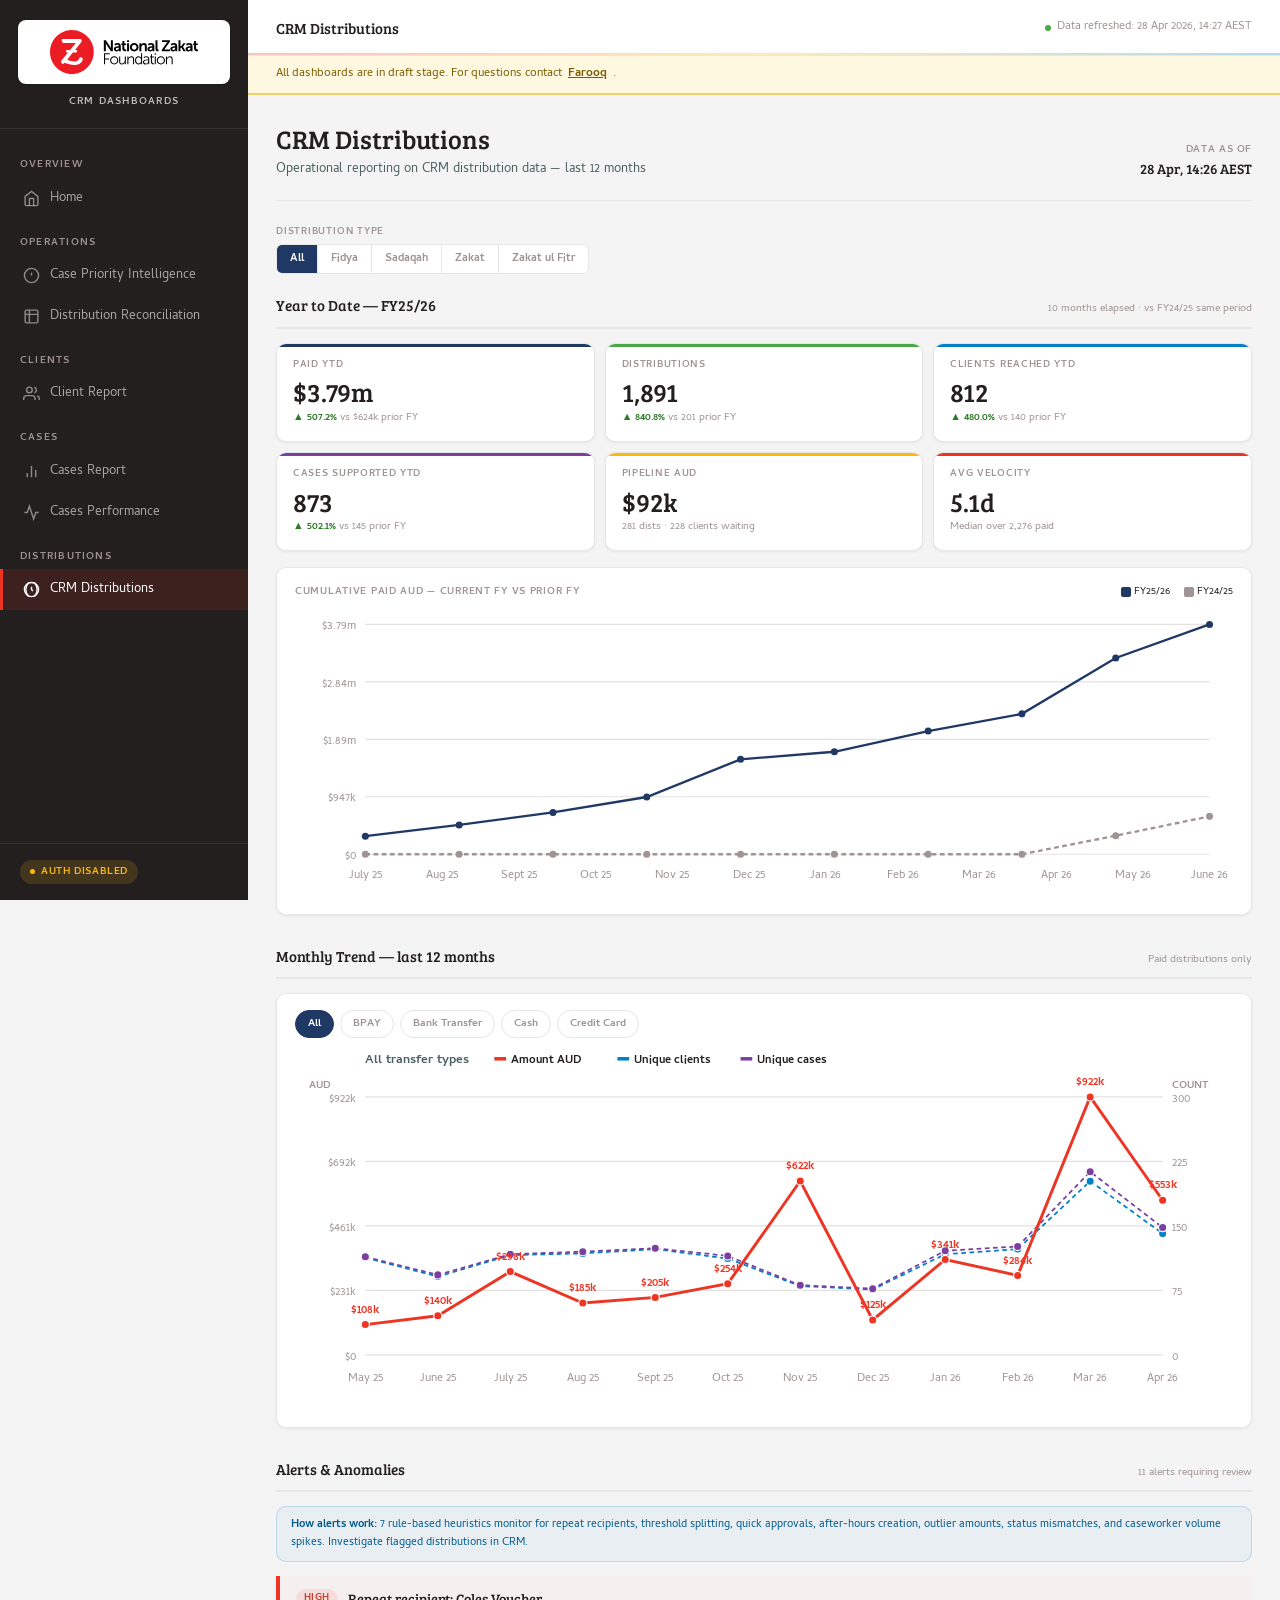
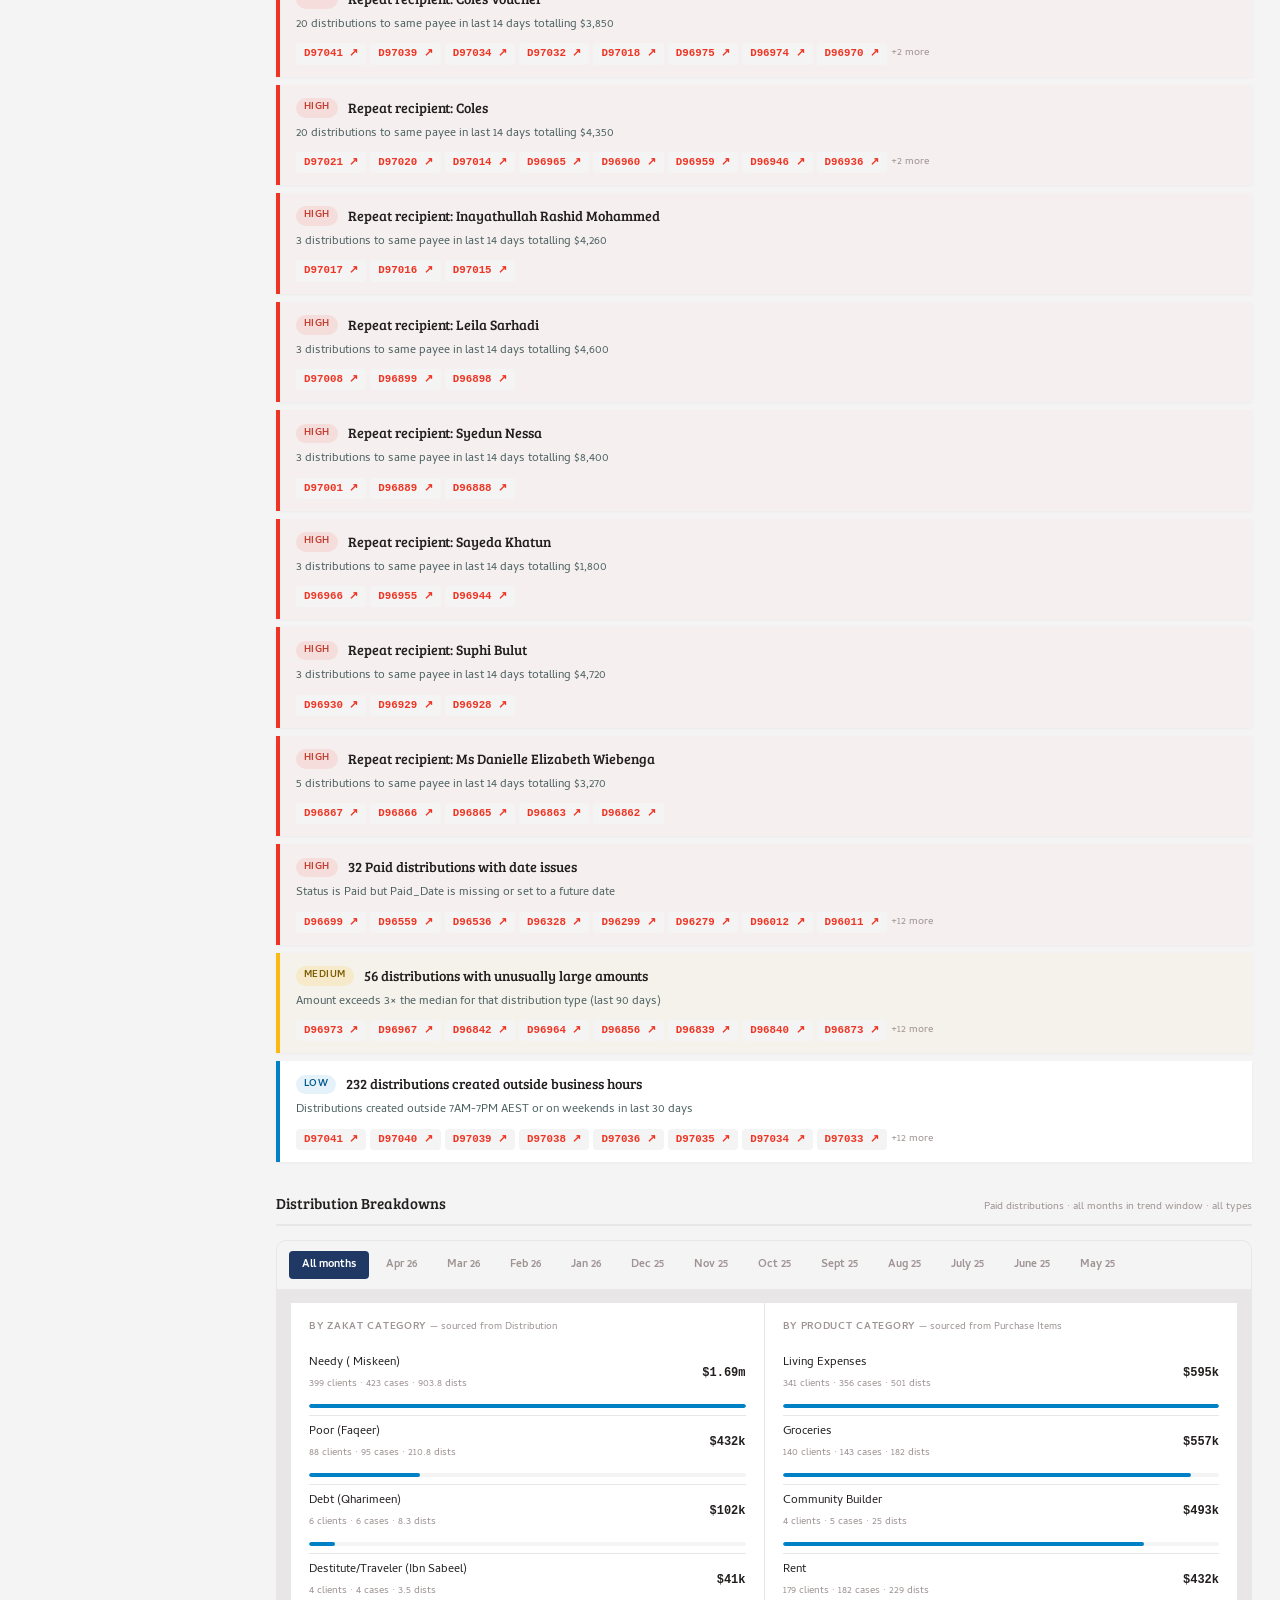
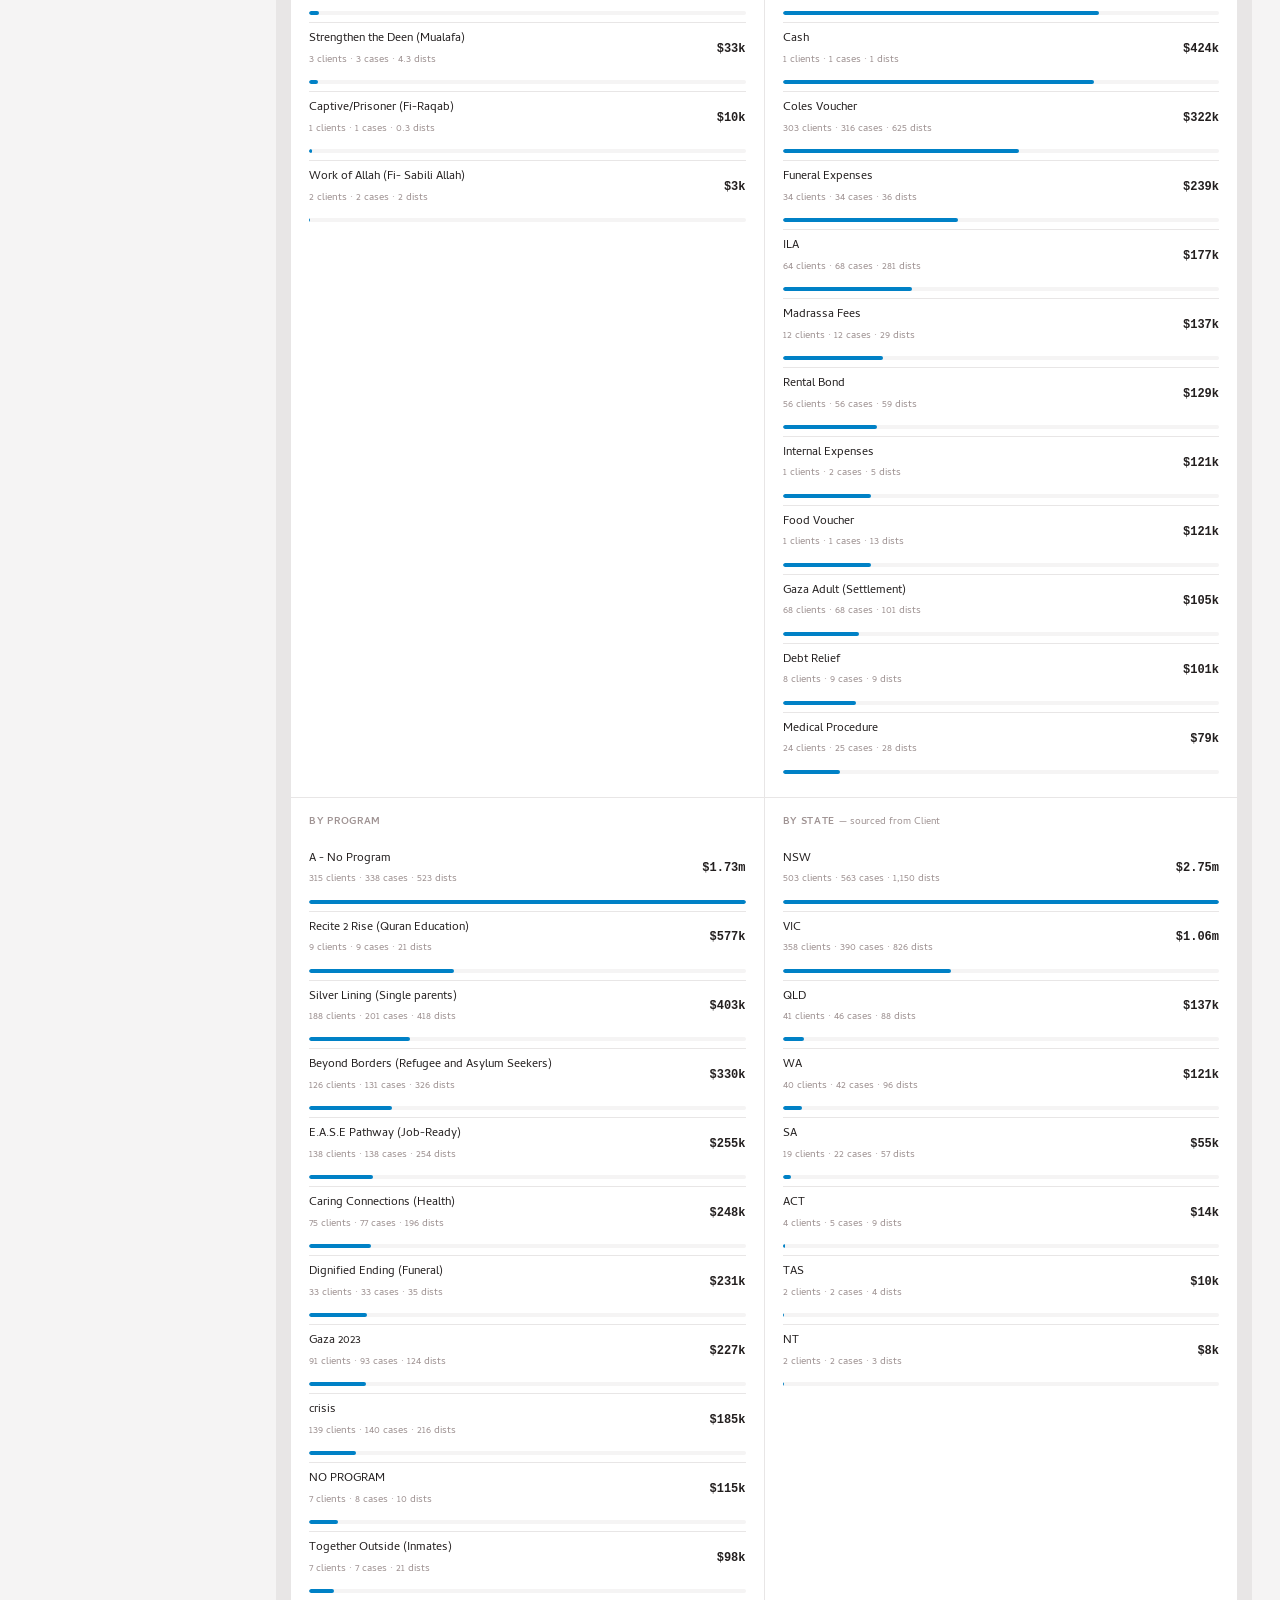
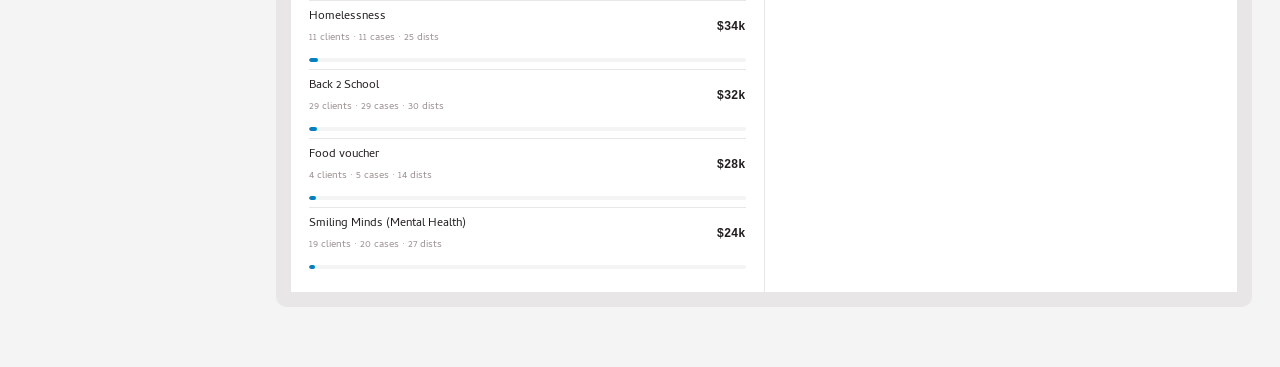
<file: dashboards/crm_distributions.html>
<!DOCTYPE html>
<html lang="en">
<head>
  <meta charset="UTF-8"/>
  <meta name="viewport" content="width=device-width, initial-scale=1.0"/>
  <title>CRM Distributions — NZF Dashboards</title>
  <link rel="stylesheet" href="/assets/css/dashboard.css"/>
  <style>
    /* ── Dashboard layout ──────────────────────────────────────── */
    .crmd-controls {
      display: flex; align-items: center; gap: 14px; flex-wrap: wrap;
      margin-bottom: 22px;
    }
    .ctrl-group { display: flex; flex-direction: column; gap: 4px; }
    .ctrl-label {
      font-family: 'Cambay', sans-serif;
      font-size: .65rem; font-weight: 700;
      text-transform: uppercase; letter-spacing: .08em;
      color: var(--text-muted);
    }
    .ctrl-picker {
      display: flex; gap: 0;
      border: 1px solid var(--border-subtle);
      border-radius: 6px; overflow: hidden;
      background: var(--surface);
    }
    .ctrl-picker button {
      padding: 5px 13px;
      font-family: 'Cambay', sans-serif;
      font-size: .75rem; font-weight: 700;
      border: none; border-right: 1px solid var(--border-subtle);
      background: transparent; color: var(--text-muted);
      cursor: pointer; white-space: nowrap;
      transition: background .1s, color .1s;
    }
    .ctrl-picker button:last-child { border-right: none; }
    .ctrl-picker button:hover { background: var(--surface-2); color: var(--text-primary); }
    .ctrl-picker button.active { background: #1F3864; color: #fff; }

    /* ── Zone headers ──────────────────────────────────────────── */
    .zone-header {
      display: flex; align-items: baseline; justify-content: space-between;
      margin: 0 0 14px; padding-bottom: 8px;
      border-bottom: 2px solid var(--border-subtle);
    }
    .zone-header h2 {
      font-family: 'Bree Serif', serif; font-size: 1rem; font-weight: 400;
      color: var(--text-primary); margin: 0;
    }
    .zone-header .zone-sub {
      font-family: 'Cambay', sans-serif; font-size: .72rem; color: var(--text-muted);
    }
    .zone { margin-bottom: 32px; }

    /* ── KPI cards ─────────────────────────────────────────────── */
    .kpi-grid {
      display: grid; gap: 10px;
      grid-template-columns: repeat(6, 1fr);
      margin-bottom: 16px;
    }
    @media (max-width: 1400px) { .kpi-grid { grid-template-columns: repeat(3, 1fr); } }
    @media (max-width: 700px)  { .kpi-grid { grid-template-columns: repeat(2, 1fr); } }
    .kpi-card {
      background: var(--surface);
      border: 1px solid var(--border-subtle);
      border-radius: var(--radius-lg);
      padding: 14px 16px;
      position: relative; overflow: hidden;
    }
    .kpi-card::before {
      content: ''; position: absolute; top: 0; left: 0; right: 0; height: 3px;
      background: var(--kpi-accent, var(--color-blue));
    }
    .kpi-label {
      font-family: 'Cambay', sans-serif;
      font-size: .66rem; font-weight: 700;
      text-transform: uppercase; letter-spacing: .07em;
      color: var(--text-muted); margin-bottom: 6px;
    }
    .kpi-value {
      font-family: 'Bree Serif', serif;
      font-size: 1.75rem; font-weight: 400; line-height: 1;
      color: var(--text-primary);
    }
    .kpi-sub {
      font-family: 'Cambay', sans-serif; font-size: .72rem;
      color: var(--text-muted); margin-top: 4px;
    }
    .kpi-delta { font-weight: 700; }
    .kpi-delta.up   { color: #2d7a27; }
    .kpi-delta.down { color: #c0392b; }
    .kpi-card.accent-red    { --kpi-accent: var(--color-primary); }
    .kpi-card.accent-green  { --kpi-accent: #49A942; }
    .kpi-card.accent-amber  { --kpi-accent: #FDB913; }
    .kpi-card.accent-purple { --kpi-accent: #7B3FA0; }
    .kpi-card.accent-navy   { --kpi-accent: #1F3864; }

    /* ── Trend chart ───────────────────────────────────────────── */
    .trend-toggle-bar {
      display: flex; gap: 6px; flex-wrap: wrap;
      margin-bottom: 12px;
    }
    .trend-toggle {
      padding: 4px 12px;
      border-radius: 20px;
      border: 1px solid var(--border-subtle);
      background: var(--surface);
      color: var(--text-muted);
      font-family: 'Cambay', sans-serif;
      font-size: .72rem; font-weight: 700;
      cursor: pointer; white-space: nowrap;
      transition: all .12s;
    }
    .trend-toggle:hover  { border-color: var(--color-blue); color: var(--color-blue); }
    .trend-toggle.active { background: #1F3864; color: #fff; border-color: #1F3864; }

    .trend-chart {
      width: 100%;
      max-width: 100%;
    }

    /* ── Alert cards ───────────────────────────────────────────── */
    .alert-card {
      background: var(--surface);
      border-left: 4px solid var(--alert-accent, #FDB913);
      border-radius: var(--radius-md);
      padding: 12px 16px;
      margin-bottom: 8px;
      box-shadow: 0 1px 3px rgba(0,0,0,.04);
    }
    .alert-card.severity-high   { --alert-accent: var(--color-primary); background: rgba(238,53,38,.02); }
    .alert-card.severity-medium { --alert-accent: #FDB913; background: rgba(253,185,19,.03); }
    .alert-card.severity-low    { --alert-accent: var(--color-blue); }
    .alert-header {
      display: flex; align-items: center; gap: 10px; flex-wrap: wrap;
      margin-bottom: 6px;
    }
    .alert-severity {
      padding: 2px 8px; border-radius: 10px;
      font-family: 'Cambay', sans-serif;
      font-size: .65rem; font-weight: 700;
      text-transform: uppercase; letter-spacing: .05em;
    }
    .alert-severity.high   { background: rgba(238,53,38,.1);  color: #c0392b; }
    .alert-severity.medium { background: rgba(253,185,19,.15); color: #7a5c00; }
    .alert-severity.low    { background: rgba(0,129,198,.1);  color: #005a8e; }
    .alert-title {
      font-family: 'Bree Serif', serif; font-size: .92rem;
      color: var(--text-primary); flex: 1;
    }
    .alert-desc {
      font-family: 'Cambay', sans-serif; font-size: .8rem;
      color: var(--text-secondary); margin-bottom: 8px;
    }
    .alert-dists {
      display: flex; flex-wrap: wrap; gap: 4px; margin-top: 6px;
    }
    .alert-dist-link {
      font-family: 'Courier New', monospace; font-size: .72rem; font-weight: 700;
      padding: 2px 8px; border-radius: 4px;
      background: var(--surface-2);
      color: var(--color-primary); text-decoration: none;
    }
    .alert-dist-link:hover { background: rgba(238,53,38,.1); }
    .alert-toggle {
      font-family: 'Cambay', sans-serif; font-size: .72rem;
      color: var(--color-blue); cursor: pointer;
      background: none; border: none; padding: 4px 0;
    }

    /* ── Breakdowns ───────────────────────────────────────────── */
    .breakdown-grid {
      display: grid; gap: 1px;
      grid-template-columns: repeat(2, 1fr);
      background: var(--border-subtle);
    }
    @media (max-width: 800px) { .breakdown-grid { grid-template-columns: 1fr; } }
    .breakdown-card {
      background: var(--surface);
      border: none;
      border-radius: 0;
      padding: 16px 18px;
    }
    .breakdown-title {
      font-family: 'Cambay', sans-serif;
      font-size: .68rem; font-weight: 700;
      text-transform: uppercase; letter-spacing: .07em;
      color: var(--text-muted); margin-bottom: 12px;
    }
    .breakdown-row {
      display: grid; grid-template-columns: 1fr auto;
      align-items: center; gap: 10px;
      padding: 7px 0;
      border-bottom: 1px solid var(--border-subtle);
      font-family: 'Cambay', sans-serif; font-size: .8rem;
    }
    .breakdown-row:last-child { border-bottom: none; }
    .breakdown-bar-wrap {
      grid-column: 1 / -1;
      height: 4px; background: var(--surface-2);
      border-radius: 2px; overflow: hidden;
      margin-top: 2px;
    }
    .breakdown-bar {
      height: 100%; background: var(--color-blue);
      border-radius: 2px;
    }
    .breakdown-amount {
      font-family: 'Courier New', monospace;
      font-weight: 700; color: var(--text-primary);
    }
    .breakdown-count {
      font-family: 'Cambay', sans-serif; font-size: .7rem;
      color: var(--text-muted); margin-top: 2px;
    }

    /* ── Month tabs ────────────────────────────────────────────── */

    /* ── Status badges ─────────────────────────────────────────── */
  </style>
</head>
<body>
<div class="layout">
  <div id="sidebar-mount"></div>
  <div class="main">
    <div id="topbar-mount"></div>
    <div class="draft-disclaimer">All dashboards are in draft stage. For questions contact <a href="mailto:farooq.syed@nzf.org.au">Farooq</a>.</div>
    <div class="page-content">

      <!-- Page header -->
      <div class="page-header">
        <div class="page-header-left">
          <h1>CRM Distributions</h1>
          <p>Operational reporting on CRM distribution data — last 12 months</p>
        </div>
        <div id="sync-label" style="text-align:right"></div>
      </div>

      <!-- Global filters -->
      <div class="crmd-controls">
        <div class="ctrl-group">
          <div class="ctrl-label">Distribution Type</div>
          <div class="ctrl-picker" id="type-picker"></div>
        </div>
      </div>

      <!-- ════════════════════════════════════════════════════
           ZONE 1 — YTD vs PRIOR FY
      ═════════════════════════════════════════════════════ -->
      <div class="zone">
        <div class="zone-header">
          <h2>Year to Date — <span id="ytd-fy-label">—</span></h2>
          <span class="zone-sub" id="ytd-period-sub">vs same period prior FY</span>
        </div>

        <div class="kpi-grid">
          <div class="kpi-card accent-navy">
            <div class="kpi-label">Paid YTD</div>
            <div class="kpi-value" id="kpi-ytd-amount">—</div>
            <div class="kpi-sub" id="kpi-ytd-amount-sub">—</div>
          </div>
          <div class="kpi-card accent-green">
            <div class="kpi-label">Distributions</div>
            <div class="kpi-value" id="kpi-ytd-count">—</div>
            <div class="kpi-sub" id="kpi-ytd-count-sub">—</div>
          </div>
          <div class="kpi-card" style="--kpi-accent:#0081C6">
            <div class="kpi-label">Clients reached YTD</div>
            <div class="kpi-value" id="kpi-ytd-clients">—</div>
            <div class="kpi-sub" id="kpi-ytd-clients-sub">—</div>
          </div>
          <div class="kpi-card" style="--kpi-accent:#7B3FA0">
            <div class="kpi-label">Cases supported YTD</div>
            <div class="kpi-value" id="kpi-ytd-cases">—</div>
            <div class="kpi-sub" id="kpi-ytd-cases-sub">—</div>
          </div>
          <div class="kpi-card accent-amber">
            <div class="kpi-label">Pipeline AUD</div>
            <div class="kpi-value" id="kpi-pipeline-amount">—</div>
            <div class="kpi-sub" id="kpi-pipeline-sub">Approved + Extracted</div>
          </div>
          <div class="kpi-card accent-red">
            <div class="kpi-label">Avg velocity</div>
            <div class="kpi-value" id="kpi-velocity">—</div>
            <div class="kpi-sub" id="kpi-velocity-sub">Approved → Paid</div>
          </div>
        </div>

        <!-- Cumulative comparison chart -->
        <div class="chart-card" style="padding:16px 18px">
          <div style="display:flex;justify-content:space-between;align-items:baseline;margin-bottom:6px">
            <div style="font-family:'Cambay';font-size:.68rem;font-weight:700;text-transform:uppercase;
                        letter-spacing:.07em;color:var(--text-muted)">
              Cumulative Paid AUD — current FY vs prior FY
            </div>
            <div style="display:flex;gap:14px;font-family:'Cambay';font-size:.72rem">
              <span><span style="display:inline-block;width:10px;height:10px;background:#1F3864;border-radius:2px;vertical-align:middle"></span>
                <span id="legend-cur">Current FY</span></span>
              <span><span style="display:inline-block;width:10px;height:10px;background:#9F9393;border-radius:2px;vertical-align:middle"></span>
                <span id="legend-prv">Prior FY</span></span>
            </div>
          </div>
          <svg id="ytd-chart" class="trend-chart" viewBox="0 0 800 240" xmlns="http://www.w3.org/2000/svg"></svg>
        </div>
      </div>

      <!-- ════════════════════════════════════════════════════
           ZONE 2 — MONTHLY TREND
      ═════════════════════════════════════════════════════ -->
      <div class="zone">
        <div class="zone-header">
          <h2>Monthly Trend — last 12 months</h2>
          <span class="zone-sub">Paid distributions only</span>
        </div>

        <div class="chart-card" style="padding:16px 18px">
          <div class="trend-toggle-bar" id="trend-toggle-bar"></div>
          <svg id="trend-chart" class="trend-chart" viewBox="0 0 800 300" xmlns="http://www.w3.org/2000/svg"></svg>
        </div>
      </div>

      <!-- ════════════════════════════════════════════════════
           ZONE 3 — AI ALERTS
      ═════════════════════════════════════════════════════ -->
      <div class="zone">
        <div class="zone-header">
          <h2>Alerts &amp; Anomalies</h2>
          <span class="zone-sub" id="alerts-count">Continuous monitoring of distribution patterns</span>
        </div>

        <div style="background:rgba(0,129,198,.05);border:1px solid rgba(0,129,198,.2);
                    border-radius:var(--radius-lg);padding:9px 14px;margin-bottom:14px;
                    font-family:'Cambay';font-size:.75rem;color:#005a8e">
          <strong>How alerts work:</strong> 7 rule-based heuristics monitor for
          repeat recipients, threshold splitting, quick approvals, after-hours creation,
          outlier amounts, status mismatches, and caseworker volume spikes. Investigate flagged distributions in CRM.
        </div>

        <div id="alerts-container">
          <div style="padding:30px;text-align:center;color:var(--text-muted);font-family:'Cambay'">
            <div class="spinner" style="margin:0 auto 12px"></div>Loading alerts…
          </div>
        </div>
      </div>

      <!-- ═════════════════════════════════════════════════════
           ZONE 4 — BREAKDOWNS
      ═════════════════════════════════════════════════════ -->
      <div class="zone">
        <div class="zone-header">
          <h2>Distribution Breakdowns</h2>
          <span class="zone-sub" id="bd-period-sub">Paid distributions · top 15 each</span>
        </div>
        <div class="month-tabs" id="breakdown-month-tabs"></div>
        <div class="month-panel">
          <div class="breakdown-grid" style="padding:14px">
            <div class="breakdown-card">
              <div class="breakdown-title">By Zakat Category
                <span style="text-transform:none;font-weight:400;letter-spacing:0;color:var(--text-muted)">— sourced from Distribution</span>
              </div>
              <div id="bd-zakat"></div>
            </div>
            <div class="breakdown-card">
              <div class="breakdown-title">By Product Category
                <span style="text-transform:none;font-weight:400;letter-spacing:0;color:var(--text-muted)">— sourced from Purchase Items</span>
              </div>
              <div id="bd-product"></div>
            </div>
            <div class="breakdown-card">
              <div class="breakdown-title">By Program</div>
              <div id="bd-program"></div>
            </div>
            <div class="breakdown-card">
              <div class="breakdown-title">By State
                <span style="text-transform:none;font-weight:400;letter-spacing:0;color:var(--text-muted)">— sourced from Client</span>
              </div>
              <div id="bd-state"></div>
            </div>
          </div>
        </div>
      </div>

    </div>
  </div>
</div>

<script src="/assets/js/table-filter.js"></script>
<script src="/assets/js/auth.js"></script>
<script src="/assets/js/datetime.js"></script>
<script src="/assets/js/nav.js"></script>
<script>
// ── State ─────────────────────────────────────────────────────────
let _data = null;
let _selType = 'All';
let _trendMode = 'All';   // 'All' or specific transfer type
let _bdMonth = 'Total';   // breakdowns month tab — 'Total' or YYYY-MM

// ── Helpers ───────────────────────────────────────────────────────
const fmtAUD  = n => '$' + Math.round(n||0).toLocaleString('en-AU');
const fmtAUDk = n => n >= 1000000 ? '$' + (n/1000000).toFixed(2) + 'm'
                    : n >= 1000   ? '$' + Math.round(n/1000) + 'k'
                    : fmtAUD(n);
const fmtNum  = n => (n||0).toLocaleString('en-AU');
const fmtDate = s => {
  if (!s) return '—';
  const d = new Date(s); if (isNaN(d)) return s;
  return d.toLocaleDateString('en-AU', {day:'numeric', month:'short', year:'numeric'});
};
const monthLabel = ym => {
  if (!ym) return '';
  const [y,m] = ym.split('-');
  return new Date(y, m-1, 1).toLocaleString('en-AU', {month:'short', year:'2-digit'});
};
const monthFull = ym => {
  if (!ym) return '';
  const [y,m] = ym.split('-');
  return new Date(y, m-1, 1).toLocaleString('en-AU', {month:'long', year:'numeric'});
};

// ── Bootstrap ─────────────────────────────────────────────────────
(async () => {
  await requireAuth();
  renderNav('CRM Distributions');

  try {
    const res = await fetch('/data/crm_distributions.json');
    if (!res.ok) throw new Error('HTTP ' + res.status);
    _data = await res.json();
  } catch(e) {
    document.querySelector('.page-content').insertAdjacentHTML('beforeend',
      '<div style="padding:40px;text-align:center;font-family:Cambay;color:var(--text-muted)">' +
      'crm_distributions.json not yet available — run the data refresh workflow.</div>');
    return;
  }

  window.__NZF_META = _data.meta;

  // Last updated
  if (_data.meta.last_updated) {
    document.getElementById('sync-label').innerHTML =
      '<div style="font-family:Cambay;font-size:.68rem;font-weight:700;text-transform:uppercase;letter-spacing:.06em;color:var(--text-muted)">Data as of</div>' +
      '<div style="font-family:\'Bree Serif\';font-size:.9rem;color:var(--text-primary)">' +
      fmtDateTime(_data.meta.last_updated, {short: true}) +
      '</div>';
  }

  buildPickers();
  refreshAll();
})();

function buildPickers() {
  // Distribution Type picker
  const typeEl = document.getElementById('type-picker');
  (_data.meta.distribution_types || ['All']).forEach(t => {
    const b = document.createElement('button');
    b.textContent = t;
    if (t === _selType) b.classList.add('active');
    b.onclick = () => {
      typeEl.querySelectorAll('button').forEach(x => x.classList.remove('active'));
      b.classList.add('active');
      _selType = t;
      refreshAll();
    };
    typeEl.appendChild(b);
  });

  // Trend toggle bar — All + each transfer type
  const tbar = document.getElementById('trend-toggle-bar');
  const transferOptions = ['All'].concat(
    (_data.meta.transfer_types || []).filter(t => t !== 'All')
  );
  transferOptions.forEach(t => {
    const b = document.createElement('button');
    b.className = 'trend-toggle' + (t === _trendMode ? ' active' : '');
    b.textContent = t;
    b.onclick = () => {
      tbar.querySelectorAll('.trend-toggle').forEach(x => x.classList.remove('active'));
      b.classList.add('active');
      _trendMode = t;
      renderTrendChart();
    };
    tbar.appendChild(b);
  });
}

function refreshAll() {
  renderYTD();
  renderTrendChart();
  renderAlerts();
  buildBreakdownTabs();
  renderBreakdowns();
}

// ── ZONE 1: YTD ───────────────────────────────────────────────────
function renderYTD() {
  const ytd = _data.ytd[_selType] || _data.ytd['All'];
  const cur = ytd[_data.meta.current_fy] || [];
  const prv = ytd[_data.meta.previous_fy] || [];

  const monthsElapsed = _data.meta.months_elapsed || 0;
  const curYTD = cur.slice(0, monthsElapsed);
  const prvYTD = prv.slice(0, monthsElapsed);

  const curAmount = curYTD.reduce((s, r) => s + r.amount, 0);
  const prvAmount = prvYTD.reduce((s, r) => s + r.amount, 0);
  const curCount  = curYTD.reduce((s, r) => s + r.count, 0);
  const prvCount  = prvYTD.reduce((s, r) => s + r.count, 0);
  // Cumulative unique counts come from the last elapsed month's running set
  const lastCur = curYTD[curYTD.length - 1] || {};
  const lastPrv = prvYTD[prvYTD.length - 1] || {};
  const curClients = lastCur.cum_unique_clients || 0;
  const prvClients = lastPrv.cum_unique_clients || 0;
  const curCases   = lastCur.cum_unique_cases   || 0;
  const prvCases   = lastPrv.cum_unique_cases   || 0;

  document.getElementById('ytd-fy-label').textContent = _data.meta.current_fy_label;
  document.getElementById('ytd-period-sub').textContent =
    `${monthsElapsed} months elapsed · vs ${_data.meta.previous_fy_label} same period`;

  // Helper to format delta subtitle
  const deltaHtml = (cur, prv, valueFmt) => {
    const delta = prv > 0 ? ((cur - prv) / prv) * 100 : 0;
    const cls   = delta >= 0 ? 'up'   : 'down';
    const sign  = delta >= 0 ? '▲'    : '▼';
    return `<span class="kpi-delta ${cls}">${sign} ${Math.abs(delta).toFixed(1)}%</span> ` +
           `vs ${valueFmt(prv)} prior FY`;
  };

  // KPI: Paid YTD
  document.getElementById('kpi-ytd-amount').textContent = fmtAUDk(curAmount);
  document.getElementById('kpi-ytd-amount-sub').innerHTML = deltaHtml(curAmount, prvAmount, fmtAUDk);

  // KPI: Distributions
  document.getElementById('kpi-ytd-count').textContent = fmtNum(curCount);
  document.getElementById('kpi-ytd-count-sub').innerHTML = deltaHtml(curCount, prvCount, fmtNum);

  // KPI: Clients reached
  document.getElementById('kpi-ytd-clients').textContent = fmtNum(curClients);
  document.getElementById('kpi-ytd-clients-sub').innerHTML = deltaHtml(curClients, prvClients, fmtNum);

  // KPI: Cases supported
  document.getElementById('kpi-ytd-cases').textContent = fmtNum(curCases);
  document.getElementById('kpi-ytd-cases-sub').innerHTML = deltaHtml(curCases, prvCases, fmtNum);

  // KPI: Pipeline — show client count in subtitle for context
  const pipeline = _data.pipeline || {};
  const pipeAmount  = (pipeline.approved_unpaid?.amount || 0) +
                       (pipeline.extracted_unpaid?.amount || 0);
  const pipeCount   = (pipeline.approved_unpaid?.count  || 0) +
                       (pipeline.extracted_unpaid?.count  || 0);
  const pipeClients = pipeline.unique_clients || 0;
  document.getElementById('kpi-pipeline-amount').textContent = fmtAUDk(pipeAmount);
  document.getElementById('kpi-pipeline-sub').textContent =
    `${fmtNum(pipeCount)} dists · ${fmtNum(pipeClients)} clients waiting`;

  // KPI: Velocity
  const v = _data.velocity || {};
  document.getElementById('kpi-velocity').textContent =
    v.median_days != null ? `${v.median_days}d` : '—';
  document.getElementById('kpi-velocity-sub').textContent =
    `Median over ${fmtNum(v.sample_size)} paid`;

  // Cumulative chart
  renderYTDChart(cur, prv);
  document.getElementById('legend-cur').textContent = _data.meta.current_fy_label;
  document.getElementById('legend-prv').textContent = _data.meta.previous_fy_label;
}

function renderYTDChart(curMonths, prvMonths) {
  const svg = document.getElementById('ytd-chart');
  const W = 800, H = 240;
  const PAD_L = 60, PAD_R = 20, PAD_T = 14, PAD_B = 30;
  const W_PLOT = W - PAD_L - PAD_R;
  const H_PLOT = H - PAD_T - PAD_B;

  if (!curMonths.length) { svg.innerHTML = ''; return; }

  const allCum = [...curMonths.map(m => m.cum_amount), ...prvMonths.map(m => m.cum_amount)];
  const maxY = Math.max(...allCum, 1);

  // Y-axis ticks
  const ticks = 4;
  let yLines = '';
  let yLabels = '';
  for (let i = 0; i <= ticks; i++) {
    const y = PAD_T + (H_PLOT * (1 - i / ticks));
    const v = (maxY * i / ticks);
    yLines  += `<line x1="${PAD_L}" y1="${y}" x2="${W - PAD_R}" y2="${y}" stroke="#E5E0E0" stroke-width="1"/>`;
    yLabels += `<text x="${PAD_L - 8}" y="${y + 4}" text-anchor="end"
                  font-family="Cambay" font-size="10" fill="#9F9393">${fmtAUDk(v)}</text>`;
  }

  // X-axis labels (month abbreviations)
  let xLabels = '';
  curMonths.forEach((pt, i) => {
    const x = PAD_L + (W_PLOT * i / (curMonths.length - 1 || 1));
    xLabels += `<text x="${x}" y="${H - 10}" text-anchor="middle"
                  font-family="Cambay" font-size="10" fill="#9F9393">${monthLabel(pt.month)}</text>`;
  });

  // Build line paths
  const linePath = (months, color, dasharray) => {
    if (!months.length) return '';
    const points = months.map((pt, i) => {
      const x = PAD_L + (W_PLOT * i / (months.length - 1 || 1));
      const y = PAD_T + (H_PLOT * (1 - pt.cum_amount / maxY));
      return [x, y, pt];
    });
    const path = points.map((p, i) => (i === 0 ? 'M' : 'L') + p[0] + ',' + p[1]).join(' ');
    const dots = points.map(p => {
      const pt = p[2];
      const tooltip = `${monthFull(pt.month)} (cumulative): ${fmtAUDk(pt.cum_amount)} · ${fmtNum(pt.cum_unique_clients||0)} unique clients · ${fmtNum(pt.cum_unique_cases||0)} unique cases`;
      return `<circle cx="${p[0]}" cy="${p[1]}" r="5" fill="${color}" fill-opacity="0.001" stroke="${color}" stroke-width="0"><title>${tooltip}</title></circle><circle cx="${p[0]}" cy="${p[1]}" r="3" fill="${color}" pointer-events="none"/>`;
    }).join('');
    return `<path d="${path}" fill="none" stroke="${color}" stroke-width="2" ${dasharray}/>` + dots;
  };

  svg.innerHTML = `
    ${yLines}
    ${yLabels}
    ${xLabels}
    ${linePath(prvMonths.slice(0, _data.meta.months_elapsed || prvMonths.length), '#9F9393', 'stroke-dasharray="4 3"')}
    ${linePath(curMonths.slice(0, _data.meta.months_elapsed || curMonths.length), '#1F3864', '')}
  `;
}

// ── ZONE 2: Monthly trend ─────────────────────────────────────────
function renderTrendChart() {
  const svg = document.getElementById('trend-chart');
  const W = 800, H = 300;
  const PAD_L = 60, PAD_R = 60, PAD_T = 40, PAD_B = 40;  // PAD_R wider for right-axis labels
  const W_PLOT = W - PAD_L - PAD_R;
  const H_PLOT = H - PAD_T - PAD_B;

  const months = _data.meta.trend_months || [];
  if (!months.length) { svg.innerHTML = ''; return; }

  // Build series based on toggle
  const series = months.map(m => {
    const mb = _data.monthly[m] || {};
    let amount, count, uClients, uCases;

    if (_selType !== 'All') {
      const dt = mb.dist_type?.[_selType];
      if (_trendMode === 'All') {
        amount   = dt?.amount         || 0;
        count    = dt?.count          || 0;
        uClients = dt?.unique_clients || 0;
        uCases   = dt?.unique_cases   || 0;
      } else {
        amount = null; count = null; uClients = null; uCases = null;
      }
    } else if (_trendMode === 'All') {
      amount   = mb.total?.amount         || 0;
      count    = mb.total?.count          || 0;
      uClients = mb.total?.unique_clients || 0;
      uCases   = mb.total?.unique_cases   || 0;
    } else {
      const tt = mb.transfer?.[_trendMode];
      amount   = tt?.amount         || 0;
      count    = tt?.count          || 0;
      uClients = tt?.unique_clients || 0;
      uCases   = tt?.unique_cases   || 0;
    }
    return { month: m, amount, count, uClients, uCases };
  });

  if (!series.some(s => s.amount != null) || (_selType !== 'All' && _trendMode !== 'All')) {
    svg.innerHTML = `<text x="${W/2}" y="${H/2}" text-anchor="middle"
      font-family="Cambay" font-size="13" fill="#9F9393">
      Cross-filter (Distribution Type × Transfer Type) not available — pick "All" for one dimension</text>`;
    return;
  }

  // Two Y scales:
  //   left  axis = amount ($)
  //   right axis = count (max of clients & cases)
  const maxAmount = Math.max(...series.map(s => s.amount   || 0), 1);
  const maxCount  = Math.max(...series.map(s => Math.max(s.uClients || 0, s.uCases || 0)), 1);
  // Round count axis up to a nice number for cleaner ticks
  const niceCeil = (n) => {
    const mag = Math.pow(10, Math.floor(Math.log10(n)));
    return Math.ceil(n / mag) * mag;
  };
  const maxCountNice = niceCeil(maxCount * 1.1);

  // Brand-locked colors matching the KPI accents above
  const COLOR_AMOUNT  = '#EE3524'; // brand red    — Paid YTD context
  const COLOR_CLIENTS = '#0081C6'; // brand blue   — Clients reached
  const COLOR_CASES   = '#7B3FA0'; // brand purple — Cases supported

  // Y-axis ticks (4 segments, drawn from the AMOUNT scale on the left)
  const ticks = 4;
  let yLines = '', yLabelsL = '', yLabelsR = '';
  for (let i = 0; i <= ticks; i++) {
    const y = PAD_T + (H_PLOT * (1 - i / ticks));
    yLines   += `<line x1="${PAD_L}" y1="${y}" x2="${W - PAD_R}" y2="${y}" stroke="#E5E0E0" stroke-width="1"/>`;
    yLabelsL += `<text x="${PAD_L - 8}" y="${y + 4}" text-anchor="end"
                   font-family="Cambay" font-size="10" fill="#9F9393">${fmtAUDk(maxAmount * i / ticks)}</text>`;
    yLabelsR += `<text x="${W - PAD_R + 8}" y="${y + 4}" text-anchor="start"
                   font-family="Cambay" font-size="10" fill="#9F9393">${fmtNum(Math.round(maxCountNice * i / ticks))}</text>`;
  }

  // Axis title labels
  const axisTitles =
    `<text x="${PAD_L - 48}" y="${PAD_T - 8}" font-family="Cambay" font-size="9"
           font-weight="700" fill="#9F9393" text-transform="uppercase">AUD</text>` +
    `<text x="${W - PAD_R + 8}" y="${PAD_T - 8}" font-family="Cambay" font-size="9"
           font-weight="700" fill="#9F9393" text-transform="uppercase">COUNT</text>`;

  // X-axis labels
  let xLabels = '';
  series.forEach((pt, i) => {
    const x = PAD_L + (W_PLOT * i / (series.length - 1 || 1));
    xLabels += `<text x="${x}" y="${H - 18}" text-anchor="middle"
                  font-family="Cambay" font-size="10" fill="#9F9393">${monthLabel(pt.month)}</text>`;
  });

  // Helper to build a line + dots for one series
  const buildLine = (key, color, scaleMax, useRightAxis) => {
    const points = series.map((pt, i) => {
      const x = PAD_L + (W_PLOT * i / (series.length - 1 || 1));
      const v = pt[key];
      const y = PAD_T + (H_PLOT * (1 - (v == null ? 0 : v) / scaleMax));
      return [x, y, pt, v];
    });
    const path = points.map((p, i) => (i === 0 ? 'M' : 'L') + p[0] + ',' + p[1]).join(' ');
    const dots = points.map(p => {
      const pt = p[2];
      if (p[3] == null) return '';
      const tip = `${monthFull(pt.month)}: ${fmtAUDk(pt.amount)} · ${fmtNum(pt.count||0)} dists · ${fmtNum(pt.uClients||0)} clients · ${fmtNum(pt.uCases||0)} cases`;
      return `<circle cx="${p[0]}" cy="${p[1]}" r="3.5" fill="${color}" stroke="#fff" stroke-width="1" pointer-events="none"/>` +
             `<circle cx="${p[0]}" cy="${p[1]}" r="9" fill="${color}" fill-opacity="0.001"><title>${tip}</title></circle>`;
    }).join('');
    return { path, dots, points };
  };

  const amtLine     = buildLine('amount',   COLOR_AMOUNT,   maxAmount,     false);
  const clientsLine = buildLine('uClients', COLOR_CLIENTS,  maxCountNice,  true);
  const casesLine   = buildLine('uCases',   COLOR_CASES,    maxCountNice,  true);

  // Value labels above amount line only — counts go in tooltips to keep chart clean
  const valueLabels = amtLine.points.map(p => {
    if (!p[3] || p[3] === 0) return '';
    return `<text x="${p[0]}" y="${p[1] - 10}" text-anchor="middle"
              font-family="Cambay" font-size="10" font-weight="700" fill="${COLOR_AMOUNT}">${fmtAUDk(p[3])}</text>`;
  }).join('');

  // Title (toggle + filter context)
  const title = _trendMode === 'All'
    ? `All transfer types${_selType !== 'All' ? ' · ' + _selType : ''}`
    : `${_trendMode}${_selType !== 'All' ? ' · ' + _selType : ''}`;

  // Inline legend (top-left, below title)
  const legend =
    `<g font-family="Cambay" font-size="10" font-weight="700">
       <rect x="${PAD_L + 110}"  y="6"  width="10" height="3" fill="${COLOR_AMOUNT}"/>
       <text x="${PAD_L + 124}"  y="11" fill="#231F1F">Amount AUD</text>
       <rect x="${PAD_L + 215}"  y="6"  width="10" height="3" fill="${COLOR_CLIENTS}"/>
       <text x="${PAD_L + 229}"  y="11" fill="#231F1F">Unique clients</text>
       <rect x="${PAD_L + 320}"  y="6"  width="10" height="3" fill="${COLOR_CASES}"/>
       <text x="${PAD_L + 334}"  y="11" fill="#231F1F">Unique cases</text>
     </g>`;

  svg.innerHTML = `
    <text x="${PAD_L}" y="11" font-family="Cambay" font-size="11"
          font-weight="700" fill="#4C6060">${title}</text>
    ${legend}
    ${yLines}
    ${yLabelsL}
    ${yLabelsR}
    ${axisTitles}
    ${xLabels}
    <path d="${clientsLine.path}" fill="none" stroke="${COLOR_CLIENTS}" stroke-width="1.5" stroke-dasharray="4 3"/>
    ${clientsLine.dots}
    <path d="${casesLine.path}"   fill="none" stroke="${COLOR_CASES}"   stroke-width="1.5" stroke-dasharray="4 3"/>
    ${casesLine.dots}
    <path d="${amtLine.path}"     fill="none" stroke="${COLOR_AMOUNT}"  stroke-width="2.5"/>
    ${amtLine.dots}
    ${valueLabels}
  `;
}

// ── ZONE 3: Alerts ────────────────────────────────────────────────
function renderAlerts() {
  const container = document.getElementById('alerts-container');
  let alerts = _data.alerts || [];
  if (_selType !== 'All') {
    // Filter alert distributions to selected type
    alerts = alerts.map(a => ({
      ...a,
      distributions: (a.distributions || []).filter(d => {
        // alerts don't carry dist_type per-dist — keep alert if any in scope
        // simpler: don't filter alerts by type, since they're aggregate observations
        return true;
      })
    }));
  }

  document.getElementById('alerts-count').textContent =
    alerts.length === 0 ? 'No anomalies detected' : `${alerts.length} alert${alerts.length>1?'s':''} requiring review`;

  if (alerts.length === 0) {
    container.innerHTML = `
      <div style="padding:30px;text-align:center;background:rgba(73,169,66,.04);
                  border:1px solid rgba(73,169,66,.2);border-radius:var(--radius-lg)">
        <div style="font-family:'Bree Serif';font-size:1.1rem;color:#2d7a27;margin-bottom:6px">
          ✓ No anomalies detected
        </div>
        <div style="font-family:Cambay;font-size:.85rem;color:var(--text-muted)">
          All 7 fraud heuristics are passing for the current monitoring window.
        </div>
      </div>`;
    return;
  }

  const crmBase = _data.meta.crm_base_url || '';
  container.innerHTML = alerts.map((a, i) => {
    const dists = (a.distributions || []).slice(0, 8);
    const more  = (a.distributions || []).length - dists.length;
    const links = dists.map(d => {
      const href = crmBase && d.record_id ? `${crmBase}/PurchaseOrders/${d.record_id}` : '#';
      const lbl = d.dist_id || '?';
      return `<a class="alert-dist-link" href="${href}" target="_blank" rel="noopener"
                 title="${(d.payee||'').replace(/"/g,'')} · ${fmtAUD(d.amount)}">
                ${lbl} ↗
              </a>`;
    }).join('');
    return `
      <div class="alert-card severity-${a.severity}">
        <div class="alert-header">
          <span class="alert-severity ${a.severity}">${a.severity}</span>
          <span class="alert-title">${a.title}</span>
        </div>
        <div class="alert-desc">${a.description}</div>
        <div class="alert-dists">${links}${more > 0 ? `<span style="font-family:Cambay;font-size:.72rem;color:var(--text-muted);align-self:center">+${more} more</span>` : ''}</div>
      </div>`;
  }).join('');
}

// ── ZONE 4: Breakdowns ────────────────────────────────────────────
function buildBreakdownTabs() {
  const tabBar = document.getElementById('breakdown-month-tabs');
  if (!tabBar) return;
  const months = (_data.meta.trend_months || []).slice().sort();  // oldest → newest
  // Reset selection if current is invalid
  if (_bdMonth !== 'Total' && !months.includes(_bdMonth)) _bdMonth = 'Total';

  const tabs = [
    { key: 'Total', label: 'All months' },
    ...months.slice().reverse().map(m => ({ key: m, label: monthLabel(m) }))
  ];
  tabBar.innerHTML = tabs.map(t =>
    `<button class="month-tab${t.key === _bdMonth ? ' active' : ''}"
       onclick="selectBreakdownMonth('${t.key}')">${t.label}</button>`
  ).join('');
}

function selectBreakdownMonth(m) {
  _bdMonth = m;
  buildBreakdownTabs();
  renderBreakdowns();
}

function renderBreakdowns() {
  // Lookup the right slice — by_month → [_bdMonth] → [_selType]
  // Fallback chain handles case where (month × type) has no data
  const byMonth = _data.breakdowns_by_month || {};
  const monthBlock = byMonth[_bdMonth] || byMonth['Total'] || {};
  const bd = monthBlock[_selType] || monthBlock['All'] || _data.breakdowns || {};

  // Update period subtitle
  const periodEl = document.getElementById('bd-period-sub');
  if (periodEl) {
    const monthLbl = _bdMonth === 'Total' ? 'all months in trend window' : monthFull(_bdMonth);
    const typeLbl  = _selType === 'All'   ? 'all types' : _selType + ' only';
    periodEl.textContent = `Paid distributions · ${monthLbl} · ${typeLbl}`;
  }

  const cards = [
    ['zakat_category',   'bd-zakat'],
    ['product_category', 'bd-product'],
    ['program',          'bd-program'],
    ['state',            'bd-state'],
  ];
  cards.forEach(([key, elId]) => {
    const el   = document.getElementById(elId);
    const rows = bd[key] || [];
    if (!rows.length) {
      el.innerHTML = '<div style="padding:14px;font-family:Cambay;font-size:.78rem;color:var(--text-muted);text-align:center">No data for this filter</div>';
      return;
    }
    const max = Math.max(...rows.map(r => r.amount), 1);
    el.innerHTML = rows.map(r => {
      const w = (r.amount / max * 100).toFixed(1);
      // Show unique clients · unique cases · distributions in count line
      const uClients = r.unique_clients ?? 0;
      const uCases   = r.unique_cases   ?? 0;
      const subline  = `${fmtNum(uClients)} clients · ${fmtNum(uCases)} cases · ${fmtNum(r.count)} dists`;
      return `
        <div class="breakdown-row">
          <div>
            <div>${r.label}</div>
            <div class="breakdown-count">${subline}</div>
          </div>
          <div class="breakdown-amount">${fmtAUDk(r.amount)}</div>
          <div class="breakdown-bar-wrap">
            <div class="breakdown-bar" style="width:${w}%"></div>
          </div>
        </div>`;
    }).join('');
  });
}
</script>
</body>
</html>
</file>
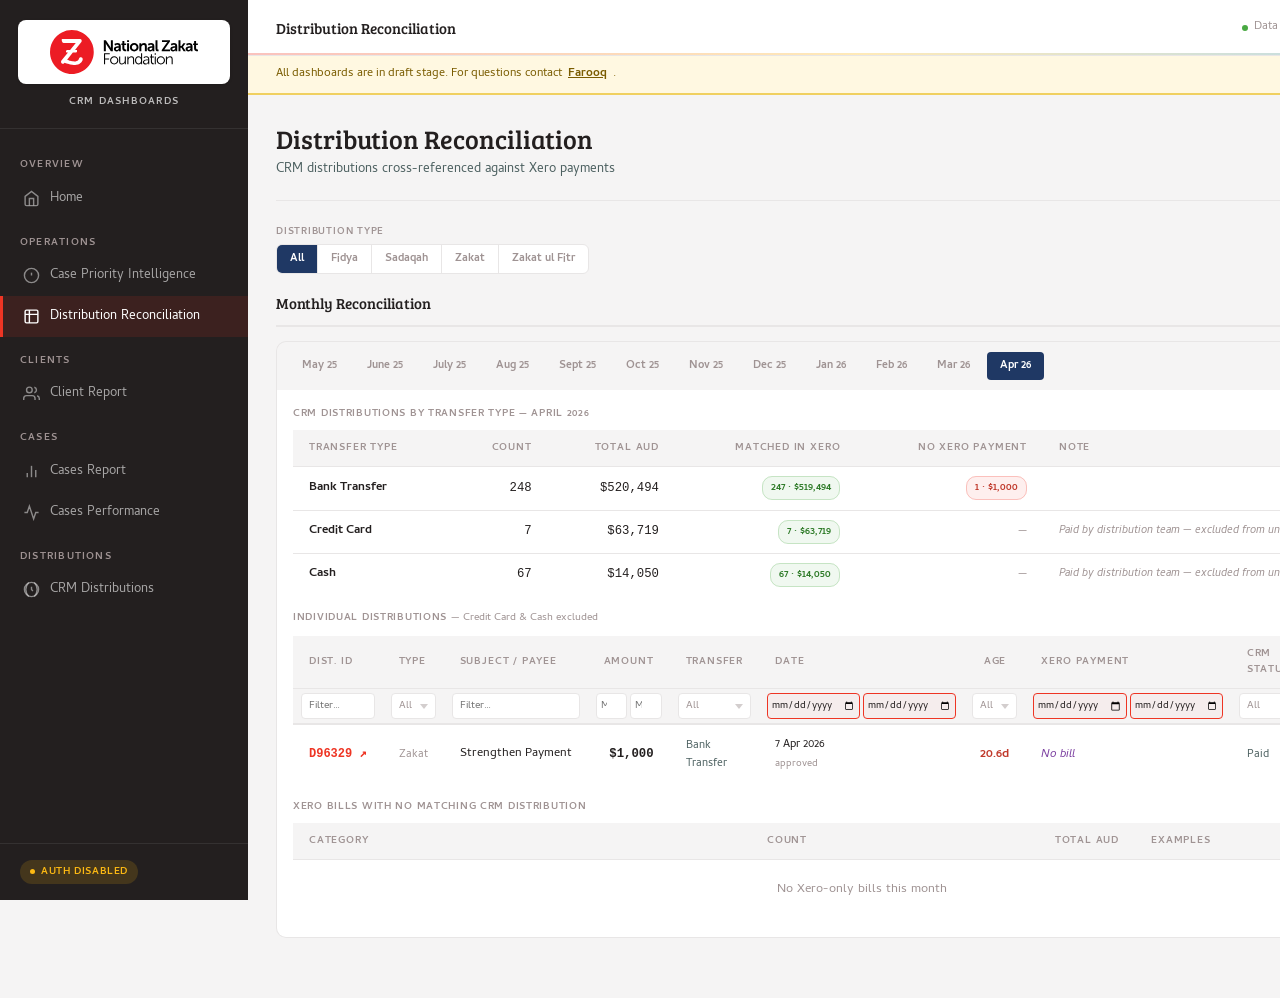
<file: dashboards/distributions_recon.html>
<!DOCTYPE html>
<html lang="en">
<head>
  <meta charset="UTF-8"/>
  <meta name="viewport" content="width=device-width, initial-scale=1.0"/>
  <title>Distribution Reconciliation — NZF Dashboards</title>
  <link rel="stylesheet" href="/assets/css/dashboard.css"/>
  <style>
    /* ── Control bar ───────────────────────────────────────────── */
    .recon-controls {
      display: flex;
      align-items: center;
      gap: 12px;
      flex-wrap: wrap;
      margin-bottom: 20px;
    }
    .ctrl-group {
      display: flex;
      flex-direction: column;
      gap: 4px;
    }
    .ctrl-label {
      font-family: 'Cambay', sans-serif;
      font-size: 0.65rem;
      font-weight: 700;
      text-transform: uppercase;
      letter-spacing: .08em;
      color: var(--text-muted);
    }
    .ctrl-picker {
      display: flex;
      gap: 0;
      border: 1px solid var(--border-subtle);
      border-radius: 6px;
      overflow: hidden;
      background: var(--surface);
    }
    .ctrl-picker button {
      padding: 5px 13px;
      font-family: 'Cambay', sans-serif;
      font-size: 0.75rem;
      font-weight: 700;
      border: none;
      background: transparent;
      color: var(--text-muted);
      cursor: pointer;
      border-right: 1px solid var(--border-subtle);
      transition: background .1s, color .1s;
      white-space: nowrap;
    }
    .ctrl-picker button:last-child { border-right: none; }
    .ctrl-picker button:hover { background: var(--surface-2); color: var(--text-primary); }
    .ctrl-picker button.active { background: #1F3864; color: #fff; }
    .ctrl-picker button.active.red { background: var(--color-primary); }

    /* ── Zone headers ──────────────────────────────────────────── */
    .zone-header {
      display: flex;
      align-items: baseline;
      justify-content: space-between;
      margin: 0 0 14px;
      padding-bottom: 8px;
      border-bottom: 2px solid var(--border-subtle);
    }
    .zone-header h2 {
      font-family: 'Bree Serif', serif;
      font-size: 1rem;
      font-weight: 400;
      color: var(--text-primary);
      margin: 0;
    }
    .zone-header .zone-sub {
      font-family: 'Cambay', sans-serif;
      font-size: 0.72rem;
      color: var(--text-muted);
    }
    .zone { margin-bottom: 32px; }

    /* ── KPI rows ──────────────────────────────────────────────── */

    .ytd-kpi {
      background: var(--surface);
      border: 1px solid var(--border-subtle);
      border-radius: var(--radius-lg);
      padding: 14px 16px;
      position: relative;
      overflow: hidden;
    }
    .ytd-kpi::before {
      content: '';
      position: absolute;
      top: 0; left: 0; right: 0;
      height: 3px;
      background: var(--kpi-accent, var(--color-blue));
    }
    .ytd-kpi-label {
      font-family: 'Cambay', sans-serif;
      font-size: 0.66rem;
      font-weight: 700;
      text-transform: uppercase;
      letter-spacing: .07em;
      color: var(--text-muted);
      margin-bottom: 6px;
    }
    .ytd-kpi-value {
      font-family: 'Bree Serif', serif;
      font-size: 1.75rem;
      font-weight: 400;
      line-height: 1;
      color: var(--text-primary);
    }
    .ytd-kpi-sub {
      font-family: 'Cambay', sans-serif;
      font-size: 0.72rem;
      color: var(--text-muted);
      margin-top: 4px;
    }
    .ytd-kpi.accent-red   { --kpi-accent: var(--color-primary); }
    .ytd-kpi.accent-green { --kpi-accent: #49A942; }
    .ytd-kpi.accent-amber { --kpi-accent: #FDB913; }
    .ytd-kpi.accent-purple{ --kpi-accent: #7B3FA0; }
    .ytd-kpi.accent-navy  { --kpi-accent: #1F3864; }



    /* Month tabs + month-panel are styled by shared dashboard.css */

    /* .month-panel styled by shared dashboard.css */
    .month-panel-inner {
      padding: 16px;
      display: grid;
      gap: 14px;
    }

    /* ── Transfer type summary row ─────────────────────────────── */
    .tt-summary {
      display: grid;
      grid-template-columns: 2fr 1fr 1fr 1.5fr 1.5fr 2fr;
      gap: 0;
      font-family: 'Cambay', sans-serif;
      font-size: 0.78rem;
    }
    .tt-summary-head {
      background: var(--surface-2);
      font-size: 0.65rem;
      font-weight: 700;
      text-transform: uppercase;
      letter-spacing: .07em;
      color: var(--text-muted);
      padding: 6px 10px;
      border-bottom: 1px solid var(--border-subtle);
    }
    .tt-summary-cell {
      padding: 8px 10px;
      border-bottom: 1px solid var(--border-subtle);
      display: flex;
      align-items: center;
    }

    /* ── Status / reconciliation badges ───────────────────────── */
    .s-paid    { background:rgba(73,169,66,0.1);  color:#2d7a27; border:1px solid rgba(73,169,66,0.3); }
    .s-overdue { background:rgba(238,53,38,0.08); color:#c0392b; border:1px solid rgba(238,53,38,0.3); }
    .s-urgent  { background:rgba(253,185,19,0.12);color:#7a5c00; border:1px solid rgba(253,185,19,0.4); }
    .s-pending { background:rgba(0,129,198,0.08); color:#005a8e; border:1px solid rgba(0,129,198,0.25);}
    .s-nobill  { background:rgba(123,63,160,0.1); color:#7B3FA0; border:1px solid rgba(123,63,160,0.3);}
    .h-ok      { color:#2d7a27; font-weight:700; }
    .h-warn    { color:#7a5c00; font-weight:700; }
    .h-danger  { color:#c0392b; font-weight:700; }
    .h-na      { color:var(--text-muted); }
    .xero-paid    { color:#2d7a27; font-size:.78rem; }
    .xero-pending { color:var(--text-muted); font-size:.78rem; font-style:italic; }
    .xero-missing { color:#7B3FA0; font-size:.78rem; font-style:italic; }

    /* ── Overdue row highlight ─────────────────────────────────── */
    tr.row-overdue { border-left: 3px solid var(--color-primary); }

    /* ── Live section filter bar ───────────────────────────────── */
    
    .recon-tab {
      padding: 4px 12px;
      border-radius: 20px;
      border: 1px solid var(--border-subtle);
      background: transparent;
      color: var(--text-muted);
      font-family: 'Cambay', sans-serif;
      font-size: 0.75rem;
      font-weight: 700;
      cursor: pointer;
      transition: all .12s;
      white-space: nowrap;
    }
    .recon-tab:hover { border-color: var(--color-blue); color: var(--color-blue); }
    .recon-tab.active { background:#1F3864; color:#fff; border-color:#1F3864; }
    .recon-tab.t-overdue.active { background:var(--color-primary); border-color:var(--color-primary); }
    .recon-tab.t-urgent.active  { background:#FDB913; color:#3a2e00; border-color:#FDB913; }
    .recon-tab.t-paid.active    { background:#49A942; border-color:#49A942; }
    .recon-tab.t-nobill.active  { background:#7B3FA0; border-color:#7B3FA0; }
    
    .live-search:focus { border-color: var(--color-blue); }

    /* ── Info banner ───────────────────────────────────────────── */
    .info-banner {
      background: rgba(0,129,198,.05);
      border: 1px solid rgba(0,129,198,.2);
      border-radius: var(--radius-lg);
      padding: 9px 14px;
      font-family: 'Cambay', sans-serif;
      font-size: .78rem;
      color: #005a8e;
      margin-bottom: 14px;
    }
  </style>
</head>
<body>
<div class="layout">
  <div id="sidebar-mount"></div>
  <div class="main">
    <div id="topbar-mount"></div>
    <div class="draft-disclaimer">All dashboards are in draft stage. For questions contact <a href="mailto:farooq.syed@nzf.org.au">Farooq</a>.</div>
    <div class="page-content">

      <!-- Page header -->
      <div class="page-header">
        <div class="page-header-left">
          <h1>Distribution Reconciliation</h1>
          <p>CRM distributions cross-referenced against Xero payments</p>
        </div>
        <div id="sync-label" style="text-align:right"></div>
      </div>

      <!-- Controls -->
      <div class="recon-controls">
        <div class="ctrl-group">
          <div class="ctrl-label">Distribution Type</div>
          <div class="ctrl-picker" id="type-picker"><!-- populated by JS --></div>
        </div>
      </div>



      <!-- ════════════════════════════════════════════════════
           ZONE 2 — MONTHLY RECONCILIATION
      ═════════════════════════════════════════════════════ -->
      <div class="zone">
        <div class="zone-header">
          <h2>Monthly Reconciliation</h2>
          <span class="zone-sub">CRM vs Xero — last 12 months</span>
        </div>

        <div class="month-tabs" id="month-tabs"><!-- populated by JS --></div>
        <div class="month-panel">
          <div class="month-panel-inner" id="month-panel-inner">
            <div style="padding:40px;text-align:center;font-family:'Cambay';color:var(--text-muted)">
              <div class="spinner" style="margin:0 auto 12px"></div>Loading monthly data…
            </div>
          </div>
        </div>
      </div>


    </div><!-- /page-content -->

  </div>
</div>

<script src="/assets/js/table-filter.js"></script>
<script src="/assets/js/auth.js"></script>
<script src="/assets/js/datetime.js"></script>
<script src="/assets/js/nav.js"></script>
<script>
// ── State ─────────────────────────────────────────────────────────
let _monthData  = null;
let _selType    = 'All';
let _selMonth   = null;

// ── Helpers ───────────────────────────────────────────────────────
const fmtAUD = n => '$' + Math.round(n||0).toLocaleString('en-AU');
const fmtDate = s => {
  if (!s) return '—';
  const d = new Date(s); if (isNaN(d)) return s;
  return d.toLocaleDateString('en-AU',{day:'numeric',month:'short',year:'numeric'});
};
const monthLabel = ym => {
  if (!ym) return '';
  const [y,m] = ym.split('-');
  return new Date(y,m-1,1).toLocaleString('en-AU',{month:'short',year:'2-digit'});
};
const monthFull = ym => {
  if (!ym) return '';
  const [y,m] = ym.split('-');
  return new Date(y,m-1,1).toLocaleString('en-AU',{month:'long',year:'numeric'});
};

// ── Financial year helpers ────────────────────────────────────────
// ── Bootstrap ─────────────────────────────────────────────────────
(async () => {
  await requireAuth();
  renderNav('Distribution Reconciliation');

  // Load both JSON files concurrently, non-blocking
  const [liveResult, monthResult] = await Promise.allSettled([
    fetch('/data/reconciliation.json').then(r => r.ok ? r.json() : null),
    fetch('/data/distributions_monthly_recon.json').then(r => r.ok ? r.json() : null),
  ]);

  const liveData  = liveResult.status  === 'fulfilled' ? liveResult.value  : null;
  const monthData = monthResult.status === 'fulfilled' ? monthResult.value : null;

  window.__NZF_META = liveData?.meta || monthData?.meta || {};

  // Last updated label
  const lu = liveData?.meta?.last_updated || monthData?.meta?.last_updated;
  if (lu) {
    document.getElementById('sync-label').innerHTML = `
      <div style="font-family:'Cambay';font-size:.68rem;font-weight:700;text-transform:uppercase;
                  letter-spacing:.06em;color:var(--text-muted)">Data as of</div>
      <div style="font-family:'Bree Serif';font-size:.9rem;color:var(--text-primary)">
        ${fmtDateTime(lu, {short: true})}
      </div>`;
  }

  // Build distribution type list from both data sources
  const types = new Set(['All']);
  (liveData?.rows || []).forEach(r => r.distribution_type && types.add(r.distribution_type));
  Object.values(monthData?.by_month || {}).forEach(mb => {
    Object.keys(mb.crm_dists?.by_transfer_type || {}).forEach(() => {});
    // also from unmatched rows
    Object.values(mb.crm_dists?.by_transfer_type || {}).forEach(tt => {
      (tt.unmatched_rows || []).forEach(r => r.distribution_type && types.add(r.distribution_type));
    });
  });

  buildPickers([...types].sort((a,b) => a==='All'?-1:b==='All'?1:a.localeCompare(b)));

  // Store and initialise
  _monthData = monthData;



  if (monthData) initMonthSection();
  else           document.getElementById('month-panel-inner').innerHTML =
    '<div style="padding:30px;text-align:center;font-family:Cambay;color:var(--text-muted)">distributions_monthly_recon.json not yet available — run the data refresh workflow.</div>';
})();

// ── Pickers ───────────────────────────────────────────────────────
function buildPickers(types) {
  const tEl = document.getElementById('type-picker');
  types.forEach(t => {
    const b = document.createElement('button');
    b.textContent = t;
    b.dataset.type = t;
    if (t === 'All') b.classList.add('active');
    b.onclick = () => {
      tEl.querySelectorAll('button').forEach(x => x.classList.remove('active'));
      b.classList.add('active');
      _selType = t;
      refreshAll();
    };
    tEl.appendChild(b);
  });
}

function refreshAll() {
  renderMonthTabs();
  renderMonthPanel();
}

// ── YTD ───────────────────────────────────────────────────────────
function filterRowsByType(rows) {
  if (_selType === 'All') return rows;
  return rows.filter(r => r.distribution_type === _selType);
}

// ── Month tabs ────────────────────────────────────────────────────
function renderMonthTabs() {
  if (!_monthData) return;
  const months = (_monthData.meta.months || []).slice().sort();
  if (!months.length) return;
  if (!_selMonth || !months.includes(_selMonth)) _selMonth = months[months.length-1];

  document.getElementById('month-tabs').innerHTML = months.map(m => {
    const active = m === _selMonth ? ' active' : '';
    return `<button class="month-tab${active}" onclick="selectMonth('${m}')">${monthLabel(m)}</button>`;
  }).join('');
}

function selectMonth(m) {
  _selMonth = m;
  document.querySelectorAll('.month-tab').forEach(b => b.classList.toggle('active', b.textContent === monthLabel(m)));
  renderMonthPanel();
}

// ── Month panel ───────────────────────────────────────────────────
function renderMonthPanel() {
  if (!_monthData || !_selMonth) return;
  const inner = document.getElementById('month-panel-inner');
  try { _renderMonthPanelInner(); } catch(e) {
    console.error('renderMonthPanel:', e);
    if (inner) inner.innerHTML = '<div style="padding:24px;text-align:center;font-family:Cambay;color:var(--color-primary)">Error: ' + e.message + '</div>';
  }
}
function _renderMonthPanelInner() {
  const mb   = _monthData.by_month[_selMonth];
  const inner = document.getElementById('month-panel-inner');
  if (!mb) { inner.innerHTML = '<div style="padding:24px;text-align:center;font-family:Cambay;color:var(--text-muted)">No data for this month</div>'; return; }

  // ── Transfer type table ─────────────────────────────────────────
  const ttypes = Object.entries(mb.crm_dists.by_transfer_type)
    .sort((a,b) => b[1].aud - a[1].aud);

  const TRANSFER_NOTES = {
    'Credit Card':   'Paid by distribution team — excluded from unmatched',
    'Cash':          'Paid by distribution team — excluded from unmatched',
    'Not specified': 'Transfer type not set in CRM',
  };

  const ttRows = ttypes.map(([type,v]) => {
    const unmBadge = v.unmatched_count > 0
      ? `<span style="background:rgba(238,53,38,.08);color:#c0392b;border:1px solid rgba(238,53,38,.25);
          padding:2px 8px;border-radius:10px;font-size:.7rem;font-weight:700">
          ${v.unmatched_count} · ${fmtAUD(v.unmatched_aud)}</span>`
      : `<span style="color:var(--text-muted);font-size:.78rem">—</span>`;
    const matchBadge = v.matched_count > 0
      ? `<span style="background:rgba(73,169,66,.08);color:#2d7a27;border:1px solid rgba(73,169,66,.25);
          padding:2px 8px;border-radius:10px;font-size:.7rem;font-weight:700">
          ${v.matched_count} · ${fmtAUD(v.matched_aud)}</span>`
      : `<span style="color:var(--text-muted);font-size:.78rem">—</span>`;

    return `<tr>
      <td style="font-weight:700;font-size:.82rem">${type}</td>
      <td style="text-align:right;font-family:'Courier New',monospace;font-size:.82rem">${v.count}</td>
      <td style="text-align:right;font-family:'Courier New',monospace;font-size:.82rem">${fmtAUD(v.aud)}</td>
      <td style="text-align:right">${matchBadge}</td>
      <td style="text-align:right">${unmBadge}</td>
      <td style="font-size:.74rem;color:var(--text-muted);font-style:italic">${TRANSFER_NOTES[type]||''}</td>
    </tr>`;
  }).join('');

  // ── Individual Distributions table ───────────────────────────────
  // Always sourced from distributions_monthly_recon.json unmatched_rows.
  // This guarantees both tables use the same data source and same month bucketing
  // (effective_date: paid_date → created_time). Using reconciliation.json here
  // caused missing rows because it only covers distributions CREATED in the last
  // 30 days, while the Transfer Type table covers all of the month by paid_date.
  const crmBase = window.__NZF_META?.crm_base_url || '';
  let unifiedRows = [];

  ttypes.forEach(([type, v]) => {
    if (['credit card', 'cash'].includes(type.toLowerCase())) return;
    (v.unmatched_rows || []).forEach(r => unifiedRows.push({
      ...r,
      _status:           r.xero_bill_exists ? 'pending' : 'nobill',
      xero_payment_date: '',
      xero_bill_num:     r.xero_bill_exists ? '(bill exists)' : '',
      crm_status:        r.crm_status || '',
    }));
  });

  if (_selType !== 'All') unifiedRows = unifiedRows.filter(r => r.distribution_type === _selType);
  // Sort: no-bill first (highest concern), then pending, then by date desc
  unifiedRows.sort((a, b) => {
    const order = { nobill: 0, overdue: 1, urgent: 2, pending: 3 };
    const sa = order[a._status] ?? 99, sb = order[b._status] ?? 99;
    if (sa !== sb) return sa - sb;
    return new Date(b.approved_date || b.created_time || 0)
         - new Date(a.approved_date || a.created_time || 0);
  });

  // Rows rendered by TableFilter via _renderUnifiedRow
  // Render rows inline — always visible, TableFilter adds column filters on top
  const unmRows = unifiedRows.length === 0
    ? '<tr><td colspan="10" style="padding:24px;text-align:center;font-family:\'Cambay\';color:#2d7a27">&#10003; No unmatched distributions this month</td></tr>'
    : unifiedRows.map(_renderUnifiedRow).join('');

  // ── Xero-only table ─────────────────────────────────────────────
  const CAT_STYLE = {
    'Other (NZF-xxx)':    'background:rgba(123,63,160,.08);color:#7B3FA0;border:1px solid rgba(123,63,160,.25)',
    'Unmatched D-series': 'background:rgba(238,53,38,.08);color:#c0392b;border:1px solid rgba(238,53,38,.25)',
    'Non-case related':   'background:rgba(159,147,147,.1);color:#4C6060;border:1px solid rgba(159,147,147,.3)',
  };
  const cats    = Object.entries(mb.xero_only?.by_category||{}).sort((a,b)=>b[1].aud-a[1].aud);
  const xeroRows = cats.length === 0
    ? '<tr><td colspan="4" style="padding:20px;text-align:center;font-family:Cambay;color:var(--text-muted)">No Xero-only bills this month</td></tr>'
    : cats.map(([cat,v]) => {
        const sty = CAT_STYLE[cat] || 'background:rgba(0,0,0,.04);color:var(--text-secondary)';
        const ex  = (v.bills||[]).slice(0,5).map(b=>`<span style="font-family:'Courier New',monospace;font-size:.72rem;background:var(--surface-2);padding:1px 5px;border-radius:4px;margin-right:3px">${b.bill_number||'—'}</span>`).join('');
        return `<tr>
          <td><span style="${sty};padding:2px 10px;border-radius:10px;font-size:.7rem;font-weight:700">${cat}</span></td>
          <td style="text-align:right;font-family:'Courier New',monospace;font-size:.82rem">${v.count}</td>
          <td style="text-align:right;font-family:'Courier New',monospace;font-size:.82rem">${fmtAUD(v.aud)}</td>
          <td style="font-size:.78rem">${ex}${v.count>5?`<span style="color:var(--text-muted)">+${v.count-5} more</span>`:''}</td>
        </tr>`;
      }).join('');

  inner.innerHTML = `
    <!-- Transfer type breakdown -->
    <div>
      <div style="font-family:'Cambay';font-size:.68rem;font-weight:700;text-transform:uppercase;
                  letter-spacing:.07em;color:var(--text-muted);margin-bottom:8px;display:flex;align-items:center;gap:8px">
        CRM Distributions by Transfer Type — ${monthFull(_selMonth)}
        ${_selType !== 'All' ? '<span style="background:rgba(31,56,100,.08);color:#1F3864;border:1px solid rgba(31,56,100,.2);padding:1px 8px;border-radius:10px;font-size:.68rem;font-weight:700;text-transform:none;letter-spacing:0">'+_selType+' only</span>' : ''}
      </div>
      <div style="overflow-x:auto">
        <table>
          <thead><tr>
            <th>Transfer Type</th>
            <th style="text-align:right">Count</th>
            <th style="text-align:right">Total AUD</th>
            <th style="text-align:right">Matched in Xero</th>
            <th style="text-align:right">No Xero payment</th>
            <th>Note</th>
          </tr></thead>
          <tbody>${ttRows}</tbody>
        </table>
      </div>
    </div>

    <!-- Unified distributions table -->
    <div>
      <div style="display:flex;align-items:center;justify-content:space-between;margin-bottom:8px;flex-wrap:wrap;gap:6px">
        <div style="font-family:'Cambay';font-size:.68rem;font-weight:700;text-transform:uppercase;
                    letter-spacing:.07em;color:var(--text-muted)">
          Individual Distributions
          <span style="font-weight:400;text-transform:none;letter-spacing:0;font-size:.72rem;color:var(--text-muted)"> — Credit Card &amp; Cash excluded</span>
        </div>
        <div style="display:flex;align-items:center;gap:6px">
          ${unifiedRows.filter(r=>r._status==='overdue').length > 0
            ? `<span style="background:rgba(238,53,38,.08);color:#c0392b;border:1px solid rgba(238,53,38,.25);
                padding:2px 10px;border-radius:10px;font-family:'Cambay';font-size:.7rem;font-weight:700">
                &#9888; ${unifiedRows.filter(r=>r._status==='overdue').length} overdue</span>` : ''}
          <span id="unified-count" style="font-family:'Cambay';font-size:.72rem;color:var(--text-muted)">${unifiedRows.length} distributions</span>
          <button class="tf-clear-btn" id="unified-clear-btn" onclick="_unifiedTF&&_unifiedTF.clearAll()">&#10005; Clear filters</button>
        </div>
      </div>
      <div style="overflow-x:auto" id="unified-table-wrap">
        <table id="unified-dist-table">
          <thead>
            <tr>
              <th>Dist. ID</th>
              <th>Type</th>
              <th>Subject / Payee</th>
              <th style="text-align:right">Amount</th>
              <th>Transfer</th>
              <th>Date</th>
              <th style="text-align:center">Age</th>
              <th>Xero payment</th>
              <th>CRM status</th>
              <th>Status</th>
            </tr>
          </thead>
          <tbody id="unified-dist-tbody">${unmRows}</tbody>
        </table>
      </div>
    </div>

    <!-- Xero only -->
    <div>
      <div style="font-family:'Cambay';font-size:.68rem;font-weight:700;text-transform:uppercase;
                  letter-spacing:.07em;color:var(--text-muted);margin-bottom:8px">
        Xero Bills with No Matching CRM Distribution
      </div>
      <div style="overflow-x:auto">
        <table>
          <thead><tr>
            <th>Category</th>
            <th style="text-align:right">Count</th>
            <th style="text-align:right">Total AUD</th>
            <th>Examples</th>
          </tr></thead>
          <tbody>${xeroRows}</tbody>
        </table>
      </div>
    </div>`;

  window._unifiedRows = unifiedRows;
  initUnifiedFilter();
}  // end _renderMonthPanelInner

// ── Live section ──────────────────────────────────────────────────
const STATUS_CFG = {
  paid:    { label:'Paid in Xero',   cls:'s-paid'    },
  overdue: { label:'Overdue >72h',   cls:'s-overdue' },
  urgent:  { label:'Due soon',       cls:'s-urgent'  },
  pending: { label:'Pending',        cls:'s-pending' },
  nobill:  { label:'No Xero bill',   cls:'s-nobill'  },
};
const STATUS_ORDER = { overdue:0, nobill:1, urgent:2, pending:3, paid:4 };


function initMonthSection() {
  renderMonthTabs();
  renderMonthPanel();
}
// ── Unified distribution table: TableFilter init ──────────────────
let _unifiedTF = null;

function initUnifiedFilter() {
  const tbl = document.getElementById('unified-dist-table');
  if (!tbl) return;
  if (!window._unifiedRows) window._unifiedRows = [];

  // Remove any existing filter row so TableFilter can rebuild cleanly
  tbl.querySelector('tr.tf-filter-row')?.remove();
  _unifiedTF = null;

  _unifiedTF = new TableFilter({
    tableEl:   tbl,
    tbodyId:   'unified-dist-tbody',
    colspan:   10,
    clearBtnId:'unified-clear-btn',
    getRows:   () => window._unifiedRows || [],
    renderRow: _renderUnifiedRow,
    onUpdate:  (shown, total) => {
      const el = document.getElementById('unified-count');
      if (el) el.textContent = shown < total
        ? shown + ' of ' + total + ' distributions'
        : total + ' distributions';
    },
    columns: [
      { key:'dist_id',           type:'text',   label:'Dist. ID'      },
      { key:'distribution_type', type:'select', label:'Type'          },
      { key:'xero_payee',        type:'text',   label:'Subject/Payee' },
      { key:'amount',            type:'amount', label:'Amount'        },
      { key:'transfer_type',     type:'select', label:'Transfer'      },
      { key:'approved_date',     type:'date',   label:'Date'          },
      { key:'_hours',            type:'hours',  label:'Age'           },
      { key:'xero_payment_date', type:'date',   label:'Xero date'     },
      { key:'crm_status',        type:'select', label:'CRM status'    },
      { key:'_status',           type:'select', label:'Status',
        values:['overdue','nobill','urgent','pending','paid'],
        valueLabels:{overdue:'Overdue >72h', nobill:'No Xero bill',
                     urgent:'Due soon', pending:'Pending', paid:'Paid in Xero'} },
    ],
  });
  _unifiedTF.build();
  _unifiedTF.refresh();
}

function _renderUnifiedRow(r) {
  const crmBase = window.__NZF_META?.crm_base_url || '';
  const STATUS_CFG = {
    paid:    { label:'Paid in Xero',   cls:'s-paid'    },
    overdue: { label:'Overdue >72h',   cls:'s-overdue' },
    urgent:  { label:'Due soon',       cls:'s-urgent'  },
    pending: { label:'Pending',        cls:'s-pending' },
    nobill:  { label:'No Xero bill',   cls:'s-nobill'  },
  };
  const cfg  = STATUS_CFG[r._status] || STATUS_CFG.pending;
  const hrs  = r._hours;
  const hc   = hrs === null ? 'h-na' : hrs > 72 ? 'h-danger' : hrs > 48 ? 'h-warn' : 'h-ok';
  const hTxt = hrs === null ? '—' : hrs >= 48 ? (hrs/24).toFixed(1)+'d' : hrs+'h';
  const payee = r.xero_payee || r.crm_payee || r.subject || '—';
  const date  = r.approved_date || r.created_time || '';
  const dated = r.approved_date ? 'approved' : 'created';
  const xeroHtml = r.xero_payment_date
    ? '<span class="xero-paid">&#10003; ' + fmtDate(r.xero_payment_date) + '</span>'
    : r.xero_bill_num
      ? '<span class="xero-pending">Bill raised</span>'
      : '<span class="xero-missing">No bill</span>';
  const link = (crmBase && r.record_id)
    ? '<a href="' + crmBase + '/PurchaseOrders/' + r.record_id + '" target="_blank" rel="noopener" style="font-family:monospace;font-size:.8rem;font-weight:700;color:var(--color-primary);text-decoration:none">' + r.dist_id + ' &#8599;</a>'
    : '<span style="font-family:monospace;font-size:.8rem;font-weight:700;color:var(--color-primary)">' + r.dist_id + '</span>';
  const rowCls = r._status === 'overdue' ? ' class="row-overdue"' : '';
  return '<tr' + rowCls + '>'
    + '<td style="white-space:nowrap">' + link + '</td>'
    + '<td style="font-size:.75rem;color:var(--text-muted)">' + (r.distribution_type||'—') + '</td>'
    + '<td style="max-width:180px;overflow:hidden;text-overflow:ellipsis;white-space:nowrap;font-size:.82rem" title="' + payee + '">' + payee + '</td>'
    + '<td style="text-align:right;font-family:monospace;font-size:.82rem;font-weight:700">' + fmtAUD(r.amount) + '</td>'
    + '<td style="font-size:.76rem;color:var(--text-secondary)">' + (r.transfer_type||'—') + '</td>'
    + '<td style="font-size:.78rem;white-space:nowrap">' + fmtDate(date) + '<br><span style="font-size:.68rem;color:var(--text-muted)">' + dated + '</span></td>'
    + '<td style="text-align:center"><span class="' + hc + '">' + hTxt + '</span></td>'
    + '<td>' + xeroHtml + '</td>'
    + '<td style="font-size:.76rem;color:var(--text-secondary)">' + (r.crm_status||'—') + '</td>'
    + '<td><span class="badge ' + cfg.cls + '" style="padding:2px 8px;border-radius:10px;font-family:var(--font-body,Cambay);font-size:.68rem;font-weight:700;white-space:nowrap">' + cfg.label + '</span></td>'
    + '</tr>';
}

</script>
</body>
</html>
</file>
<file: assets/css/dashboard.css>
/* ═══════════════════════════════════════════════════════════════
   NZF Dashboard — Brand-Compliant Stylesheet
   Colours, typography and components sourced directly from
   the NZF Figma brand guide.
   ═══════════════════════════════════════════════════════════════ */

@import url('https://fonts.googleapis.com/css2?family=Bree+Serif&family=Cambay:ital,wght@0,400;0,700;1,400;1,700&display=swap');

/* ── Design Tokens ────────────────────────────────────────────── */
:root {
  /* Primary — exact NZF brand red */
  --color-primary:        #EE3524;
  --color-primary-dark:   #B51E10;
  --color-primary-bg:     #FFF6F5;

  /* Alternative palette */
  --color-yellow:         #FDB913;
  --color-yellow-bg:      #FFF9EB;
  --color-blue:           #0081C6;
  --color-blue-bg:        #EBF6FF;
  --color-green:          #49A942;
  --color-green-bg:       #ECFFEB;

  /* Neutral */
  --color-black:          #231F1F;
  --color-grey:           #4C6060;
  --color-mid-grey:       #9F9393;
  --color-light-grey:     #CFCFC9;
  --color-bg:             #F5F4F4;
  --color-white:          #FFFFFF;

  /* Feedback */
  --color-success:        #49A942;
  --color-success-bg:     #ECFFEB;
  --color-warning:        #FDB913;
  --color-warning-bg:     #FFF9EB;
  --color-alert:          #FF5C00;
  --color-alert-bg:       #FFF6F5;

  /* Semantic aliases */
  --bg:                   var(--color-bg);
  --surface:              var(--color-white);
  --surface-2:            #F5F4F4;
  --border:               var(--color-light-grey);
  --border-subtle:        #E8E6E6;
  --text-primary:         var(--color-black);
  --text-secondary:       var(--color-grey);
  --text-muted:           var(--color-mid-grey);

  /* Layout */
  --nav-width:            248px;
  --radius:               6px;
  --radius-lg:            10px;
  --shadow-sm:            0 1px 3px rgba(35,31,31,0.08);
  --shadow-md:            0 4px 16px rgba(35,31,31,0.10);
  --shadow-lg:            0 8px 32px rgba(35,31,31,0.14);
  --transition:           0.18s ease;
}

/* ── Reset ────────────────────────────────────────────────────── */
*, *::before, *::after { box-sizing: border-box; margin: 0; padding: 0; }
html { font-size: 15px; }

body {
  font-family: 'Cambay', sans-serif;
  font-size: 1rem;
  line-height: 1.6;
  background: var(--bg);
  color: var(--text-primary);
  min-height: 100vh;
  display: flex;
}

/* ── Typography scale ─────────────────────────────────────────── */
h1, h2, h3, h4, h5, h6 {
  font-family: 'Bree Serif', serif;
  font-weight: 400;
  line-height: 1.2;
  color: var(--text-primary);
}

/* ── Layout ───────────────────────────────────────────────────── */
.layout {
  display: flex;
  width: 100%;
  min-height: 100vh;
}

/* ── Sidebar ──────────────────────────────────────────────────── */
.sidebar {
  width: var(--nav-width);
  background: var(--color-black);
  display: flex;
  flex-direction: column;
  position: fixed;
  top: 0; left: 0; bottom: 0;
  z-index: 100;
  overflow-y: auto;
}

.sidebar-logo {
  padding: 20px 18px 18px;
  border-bottom: 1px solid rgba(255,255,255,0.08);
}

.sidebar-logo-link {
  display: flex;
  flex-direction: column;
  gap: 10px;
  text-decoration: none;
}

.sidebar-logo-card {
  display: flex;
  align-items: center;
  justify-content: center;
  background: var(--color-white);
  border-radius: 8px;
  padding: 10px 14px;
  box-shadow: 0 1px 3px rgba(0,0,0,0.15);
}

.sidebar-logo-card img {
  display: block;
  width: 100%;
  height: auto;
  max-height: 44px;
  object-fit: contain;
}

.sidebar-tagline {
  font-family: 'Cambay', sans-serif;
  font-size: 0.68rem;
  font-weight: 700;
  color: rgba(255,255,255,0.7);
  text-transform: uppercase;
  letter-spacing: 0.12em;
  text-align: center;
}

/* ── Month tabs + month panel (shared component) ──────────────── */
.month-tabs {
  display: flex;
  gap: 4px;
  flex-wrap: wrap;
  padding: 10px 12px;
  background: var(--surface-2);
  border: 1px solid var(--border-subtle);
  border-bottom: none;
  border-radius: var(--radius-lg) var(--radius-lg) 0 0;
}

.month-tab {
  padding: 4px 12px;
  font-family: 'Cambay', sans-serif;
  font-size: 0.75rem;
  font-weight: 700;
  border-radius: 4px;
  border: 1px solid transparent;
  background: transparent;
  color: var(--text-muted);
  cursor: pointer;
  white-space: nowrap;
  transition: all .1s;
}
.month-tab:hover  { background: var(--surface); border-color: var(--border-subtle); }
.month-tab.active { background: #1F3864; color: #fff; }

.month-panel {
  border: 1px solid var(--border-subtle);
  border-top: none;
  border-radius: 0 0 var(--radius-lg) var(--radius-lg);
  background: var(--surface);
  overflow: hidden;
  margin-bottom: 20px;
}

.sidebar-nav {
  flex: 1;
  padding: 12px 0;
}

.nav-section-label {
  font-family: 'Cambay', sans-serif;
  color: var(--color-mid-grey);
  font-size: 0.68rem;
  font-weight: 700;
  letter-spacing: 0.12em;
  text-transform: uppercase;
  padding: 16px 20px 4px;
}

.nav-item {
  display: flex;
  align-items: center;
  gap: 10px;
  padding: 10px 20px;
  color: rgba(255,255,255,0.6);
  text-decoration: none;
  font-family: 'Cambay', sans-serif;
  font-size: 0.875rem;
  border-left: 3px solid transparent;
  transition: all var(--transition);
}

.nav-item:hover {
  background: rgba(255,255,255,0.06);
  color: var(--color-white);
  border-left-color: rgba(238,53,38,0.4);
}

.nav-item.active {
  background: rgba(238,53,38,0.12);
  color: var(--color-white);
  border-left-color: var(--color-primary);
}

.nav-item svg {
  width: 17px;
  height: 17px;
  flex-shrink: 0;
  opacity: 0.8;
}

.nav-item.active svg,
.nav-item:hover svg { opacity: 1; }

.sidebar-footer {
  padding: 16px 20px;
  border-top: 1px solid rgba(255,255,255,0.08);
}

/* ── Auth badges ──────────────────────────────────────────────── */
#user-badge {
  display: flex;
  align-items: center;
  gap: 10px;
  color: rgba(255,255,255,0.55);
  font-family: 'Cambay', sans-serif;
  font-size: 0.8rem;
}

.user-avatar {
  width: 30px; height: 30px;
  background: var(--color-primary);
  border-radius: 50%;
  display: flex; align-items: center; justify-content: center;
  color: var(--color-white);
  font-family: 'Cambay', sans-serif;
  font-size: 0.72rem;
  font-weight: 700;
  flex-shrink: 0;
}

.auth-status-badge {
  display: inline-flex;
  align-items: center;
  gap: 6px;
  background: rgba(253,185,19,0.15);
  color: var(--color-warning);
  font-family: 'Cambay', sans-serif;
  font-size: 0.68rem;
  font-weight: 700;
  text-transform: uppercase;
  letter-spacing: 0.06em;
  padding: 4px 10px;
  border-radius: 20px;
}

.auth-status-badge::before {
  content: '';
  width: 5px; height: 5px;
  background: var(--color-warning);
  border-radius: 50%;
}

/* ── Main content ─────────────────────────────────────────────── */
.main {
  margin-left: var(--nav-width);
  flex: 1;
  display: flex;
  flex-direction: column;
  min-height: 100vh;
}

/* ── Top bar ──────────────────────────────────────────────────── */
.topbar {
  background: var(--color-white);
  border-bottom: 1px solid var(--border-subtle);
  padding: 0 28px;
  height: 56px;
  display: flex;
  align-items: center;
  justify-content: space-between;
  position: sticky;
  top: 0;
  z-index: 50;
}

.topbar::after {
  content: '';
  position: absolute;
  bottom: 0; left: 0; right: 0;
  height: 2px;
  background: linear-gradient(90deg, var(--color-primary) 0%, var(--color-yellow) 50%, var(--color-blue) 100%);
  opacity: 0.3;
}

.draft-disclaimer {
  background: #fff8e1;
  border-bottom: 2px solid #f0d060;
  padding: 9px 28px;
  font-family: 'Cambay', sans-serif;
  font-size: 0.8rem;
  color: #7a5c00;
  display: flex;
  align-items: center;
  gap: 6px;
  width: 100%;
  box-sizing: border-box;
  flex-shrink: 0;
}
.draft-disclaimer a {
  color: #7a5c00;
  font-weight: 700;
  text-decoration: underline;
}
.draft-disclaimer a:hover {
  color: var(--color-primary);
}

.topbar-title {
  font-family: 'Bree Serif', serif;
  font-size: 1rem;
  color: var(--text-primary);
  font-weight: 400;
}

.topbar-meta {
  display: flex;
  align-items: center;
  gap: 20px;
  font-family: 'Cambay', sans-serif;
  font-size: 0.78rem;
  color: var(--text-muted);
}

.last-updated {
  display: flex;
  align-items: center;
  gap: 6px;
}

.last-updated::before {
  content: '';
  width: 6px; height: 6px;
  background: var(--color-success);
  border-radius: 50%;
}

/* ── Page content ─────────────────────────────────────────────── */
.page-content {
  padding: 28px;
  flex: 1;
}

.page-header {
  margin-bottom: 24px;
  padding-bottom: 20px;
  border-bottom: 1px solid var(--border-subtle);
  display: flex;
  align-items: flex-end;
  justify-content: space-between;
}

.page-header-left h1 {
  font-family: 'Bree Serif', serif;
  font-size: 1.75rem;
  font-weight: 400;
  color: var(--text-primary);
  line-height: 1.2;
}

.page-header-left p {
  font-family: 'Cambay', sans-serif;
  color: var(--text-secondary);
  font-size: 0.875rem;
  margin-top: 4px;
}

/* ── Buttons ──────────────────────────────────────────────────── */
.btn {
  display: inline-flex;
  align-items: center;
  gap: 8px;
  padding: 9px 20px;
  border-radius: var(--radius);
  font-family: 'Cambay', sans-serif;
  font-size: 0.875rem;
  font-weight: 700;
  letter-spacing: 0.02em;
  cursor: pointer;
  border: 2px solid transparent;
  transition: all var(--transition);
  text-decoration: none;
  white-space: nowrap;
}

.btn-primary {
  background: var(--color-primary);
  color: var(--color-white);
  border-color: var(--color-primary);
}
.btn-primary:hover {
  background: var(--color-primary-dark);
  border-color: var(--color-primary-dark);
}

.btn-secondary {
  background: transparent;
  color: var(--color-primary);
  border-color: var(--color-primary);
}
.btn-secondary:hover {
  background: var(--color-primary-bg);
}

.btn:disabled,
.btn-disabled {
  background: var(--color-light-grey);
  color: var(--color-mid-grey);
  border-color: var(--color-light-grey);
  cursor: not-allowed;
}

/* ── KPI Cards ────────────────────────────────────────────────── */
.kpi-grid {
  display: grid;
  grid-template-columns: repeat(auto-fit, minmax(200px, 1fr));
  gap: 16px;
  margin-bottom: 24px;
}

.kpi-card {
  background: var(--surface);
  border: 1px solid var(--border-subtle);
  border-radius: var(--radius-lg);
  padding: 20px 22px;
  box-shadow: var(--shadow-sm);
  transition: box-shadow var(--transition), transform var(--transition);
  position: relative;
  overflow: hidden;
}

.kpi-card:hover {
  box-shadow: var(--shadow-md);
  transform: translateY(-1px);
}

.kpi-card::before {
  content: '';
  position: absolute;
  top: 0; left: 0; right: 0;
  height: 3px;
  background: var(--kpi-color, var(--color-primary));
  border-radius: var(--radius-lg) var(--radius-lg) 0 0;
}

.kpi-card.accent-red    { --kpi-color: var(--color-primary); }
.kpi-card.accent-yellow { --kpi-color: var(--color-yellow);  }
.kpi-card.accent-blue   { --kpi-color: var(--color-blue);    }
.kpi-card.accent-green  { --kpi-color: var(--color-green);   }

.kpi-label {
  font-family: 'Cambay', sans-serif;
  font-size: 0.7rem;
  font-weight: 700;
  text-transform: uppercase;
  letter-spacing: 0.09em;
  color: var(--text-muted);
  margin-bottom: 8px;
}

.kpi-value {
  font-family: 'Bree Serif', serif;
  font-size: 1.9rem;
  color: var(--text-primary);
  line-height: 1.1;
  font-weight: 400;
}

.kpi-change {
  font-family: 'Cambay', sans-serif;
  font-size: 0.78rem;
  font-weight: 700;
  margin-top: 6px;
  display: flex;
  align-items: center;
  gap: 3px;
}
.kpi-change.up   { color: var(--color-success); }
.kpi-change.down { color: var(--color-primary);  }
.kpi-change.flat { color: var(--text-muted);     }

/* ── Chart Cards ──────────────────────────────────────────────── */
.chart-grid {
  display: grid;
  grid-template-columns: repeat(auto-fit, minmax(400px, 1fr));
  gap: 20px;
  margin-bottom: 24px;
}

.chart-card {
  background: var(--surface);
  border: 1px solid var(--border-subtle);
  border-radius: var(--radius-lg);
  padding: 22px 24px;
  box-shadow: var(--shadow-sm);
}

.chart-card-header {
  display: flex;
  align-items: flex-start;
  justify-content: space-between;
  margin-bottom: 20px;
}

.chart-card-title {
  font-family: 'Bree Serif', serif;
  font-size: 1rem;
  font-weight: 400;
  color: var(--text-primary);
}

.chart-card-subtitle {
  font-family: 'Cambay', sans-serif;
  font-size: 0.75rem;
  color: var(--text-muted);
  margin-top: 3px;
}

.chart-container {
  position: relative;
  height: 260px;
}

/* ── Dashboard nav cards (home page) ──────────────────────────── */
.section-label {
  font-family: 'Cambay', sans-serif;
  font-size: 0.72rem;
  font-weight: 700;
  text-transform: uppercase;
  letter-spacing: 0.08em;
  color: var(--text-muted);
  margin-bottom: 12px;
  margin-top: 8px;
}

.dashboard-card {
  background: var(--surface);
  border: 1px solid var(--border-subtle);
  border-radius: var(--radius-lg);
  padding: 22px;
  cursor: pointer;
  text-decoration: none;
  display: block;
  transition: all var(--transition);
  position: relative;
  overflow: hidden;
}

.dashboard-card::after {
  content: '→';
  position: absolute;
  right: 20px; bottom: 20px;
  font-size: 1.1rem;
  color: var(--color-light-grey);
  transition: all var(--transition);
}

.dashboard-card:hover {
  box-shadow: var(--shadow-md);
  transform: translateY(-2px);
  border-color: var(--card-color, var(--color-primary));
}

.dashboard-card:hover::after {
  color: var(--card-color, var(--color-primary));
  right: 16px;
}

.dashboard-card-section {
  font-family: 'Cambay', sans-serif;
  font-size: 0.68rem;
  font-weight: 700;
  text-transform: uppercase;
  letter-spacing: 0.1em;
  color: var(--card-color, var(--color-primary));
  margin-bottom: 8px;
  display: flex;
  align-items: center;
  gap: 6px;
}

.dashboard-card-section::before {
  content: '';
  width: 3px; height: 12px;
  background: var(--card-color, var(--color-primary));
  border-radius: 2px;
}

.dashboard-card-title {
  font-family: 'Bree Serif', serif;
  font-size: 1.1rem;
  font-weight: 400;
  color: var(--text-primary);
  margin-bottom: 6px;
}

.dashboard-card-desc {
  font-family: 'Cambay', sans-serif;
  font-size: 0.82rem;
  color: var(--text-secondary);
  line-height: 1.5;
}

/* ── Tables ───────────────────────────────────────────────────── */
.table-card {
  background: var(--surface);
  border: 1px solid var(--border-subtle);
  border-radius: var(--radius-lg);
  overflow: hidden;
  box-shadow: var(--shadow-sm);
  margin-bottom: 24px;
}

.table-card-header {
  padding: 16px 20px;
  border-bottom: 1px solid var(--border-subtle);
  display: flex;
  align-items: center;
  justify-content: space-between;
}

.table-card-title {
  font-family: 'Bree Serif', serif;
  font-size: 1rem;
  font-weight: 400;
  color: var(--text-primary);
}

table {
  width: 100%;
  border-collapse: collapse;
  font-family: 'Cambay', sans-serif;
  font-size: 0.85rem;
}

thead th {
  background: var(--surface-2);
  padding: 10px 16px;
  text-align: left;
  font-family: 'Cambay', sans-serif;
  font-size: 0.68rem;
  font-weight: 700;
  color: var(--text-muted);
  text-transform: uppercase;
  letter-spacing: 0.08em;
  border-bottom: 1px solid var(--border-subtle);
}

tbody tr {
  border-bottom: 1px solid var(--border-subtle);
  transition: background var(--transition);
}
tbody tr:last-child { border-bottom: none; }
tbody tr:hover      { background: var(--color-primary-bg); }
tbody td            { padding: 11px 16px; color: var(--text-primary); }

/* ── Badges ───────────────────────────────────────────────────── */
.badge {
  display: inline-flex;
  align-items: center;
  padding: 2px 10px;
  border-radius: 20px;
  font-family: 'Cambay', sans-serif;
  font-size: 0.7rem;
  font-weight: 700;
  letter-spacing: 0.04em;
  text-transform: uppercase;
}

.badge-success { background: var(--color-success-bg); color: var(--color-success); }
.badge-warning { background: var(--color-warning-bg); color: #7A5700;              }
.badge-alert   { background: var(--color-alert-bg);   color: var(--color-alert);   }
.badge-primary { background: var(--color-primary-bg); color: var(--color-primary); }
.badge-blue    { background: var(--color-blue-bg);    color: var(--color-blue);    }
.badge-grey    { background: var(--surface-2);        color: var(--text-muted);    }

/* ── Loading ──────────────────────────────────────────────────── */
.loading-overlay {
  display: flex;
  flex-direction: column;
  align-items: center;
  justify-content: center;
  gap: 12px;
  padding: 60px;
  color: var(--text-muted);
  font-family: 'Cambay', sans-serif;
  font-size: 0.875rem;
}

.spinner {
  width: 30px; height: 30px;
  border: 3px solid var(--border-subtle);
  border-top-color: var(--color-primary);
  border-radius: 50%;
  animation: spin 0.7s linear infinite;
}

@keyframes spin { to { transform: rotate(360deg); } }

/* ── Responsive ───────────────────────────────────────────────── */
@media (max-width: 768px) {
  .sidebar      { transform: translateX(-100%); }
  .main         { margin-left: 0; }
  .chart-grid   { grid-template-columns: 1fr; }
  .page-content { padding: 16px; }
  .page-header  { flex-direction: column; align-items: flex-start; gap: 12px; }
}

/* ════════════════════════════════════════════════════════════════════
   TABLE FILTER COMPONENT — column-level filters (table-filter.js)
   ════════════════════════════════════════════════════════════════════ */

/* Filter row sits directly under the header row */
.tf-filter-row th.tf-filter-cell {
  background: var(--surface-2, #F8F7F7);
  border-bottom: 2px solid var(--border-subtle);
  padding: 4px 8px;
  vertical-align: top;
}

/* Individual filter inputs — shared base */
.tf-input {
  width: 100%;
  box-sizing: border-box;
  height: 26px;
  padding: 0 7px;
  border: 1px solid var(--border-subtle);
  border-radius: 4px;
  font-family: 'Cambay', sans-serif;
  font-size: 0.72rem;
  color: var(--text-primary);
  background: var(--surface);
  outline: none;
  transition: border-color 0.12s, box-shadow 0.12s;
}
/* Strip appearance only for text/number/date inputs — NOT selects */
input.tf-input {
  appearance: none;
  -webkit-appearance: none;
}
.tf-input:focus {
  border-color: var(--color-blue, #0081C6);
  box-shadow: 0 0 0 2px rgba(0,129,198,0.12);
}
input.tf-input:not(:placeholder-shown) {
  border-color: var(--color-primary, #EE3526);
  background: rgba(238,53,38,0.03);
}
/* ── Custom dropdown (replaces native <select> for cross-browser reliability) ─── */
.tf-dd {
  position: relative;
  width: 100%;
}
.tf-dd-btn {
  display: flex;
  align-items: center;
  justify-content: space-between;
  width: 100%;
  height: 26px;
  padding: 0 7px;
  border: 1px solid var(--border-subtle);
  border-radius: 4px;
  background: var(--surface);
  font-family: 'Cambay', sans-serif;
  font-size: 0.72rem;
  color: var(--text-muted);
  cursor: pointer;
  text-align: left;
  white-space: nowrap;
  overflow: hidden;
  transition: border-color 0.12s, color 0.12s;
  box-sizing: border-box;
}
.tf-dd-btn:focus {
  outline: none;
  border-color: var(--color-blue, #0081C6);
  box-shadow: 0 0 0 2px rgba(0,129,198,0.12);
}
.tf-dd-btn.tf-dd-active {
  border-color: var(--color-primary, #EE3526);
  color: var(--color-primary, #EE3526);
}
.tf-dd-label { flex: 1; overflow: hidden; text-overflow: ellipsis; }
.tf-dd-arrow { flex-shrink: 0; margin-left: 4px; opacity: 0.45; }
.tf-dd-menu {
  display: none;
  position: absolute;
  top: calc(100% + 2px);
  left: 0;
  min-width: 100%;
  max-height: 200px;
  overflow-y: auto;
  background: var(--surface);
  border: 1px solid var(--border-subtle);
  border-radius: 6px;
  box-shadow: 0 4px 16px rgba(0,0,0,0.12);
  z-index: 9999;
  padding: 4px 0;
}
.tf-dd-menu.tf-dd-open { display: block; }
.tf-dd-option {
  padding: 6px 12px;
  font-family: 'Cambay', sans-serif;
  font-size: 0.75rem;
  color: var(--text-primary);
  cursor: pointer;
  white-space: nowrap;
  transition: background 0.08s;
}
.tf-dd-option:hover    { background: var(--color-primary-bg, #FFF6F5); }
.tf-dd-option.tf-dd-selected {
  color: var(--color-primary, #EE3526);
  font-weight: 700;
  background: rgba(238,53,38,0.04);
}

/* Range pairs (amount / date) — two small inputs side by side */
.tf-range-pair {
  display: flex;
  gap: 3px;
}
.tf-range-pair .tf-input {
  flex: 1;
  min-width: 0;
  padding: 0 4px;
  font-size: 0.68rem;
}
.tf-date-input {
  padding: 0 3px !important;
}

/* Column header active state — turns red when filter applied */
thead tr:first-child th.tf-col-active {
  color: var(--color-primary, #EE3526) !important;
  position: relative;
}
thead tr:first-child th.tf-col-active::after {
  content: ' ▼';
  font-size: 0.6rem;
  color: var(--color-primary, #EE3526);
  vertical-align: middle;
}

/* Clear all filters button */
.tf-clear-btn {
  display: none;
  padding: 4px 12px;
  border-radius: 20px;
  border: 1px solid var(--color-primary, #EE3526);
  background: rgba(238,53,38,0.06);
  color: var(--color-primary, #EE3526);
  font-family: 'Cambay', sans-serif;
  font-size: 0.72rem;
  font-weight: 700;
  cursor: pointer;
  transition: background 0.12s;
  white-space: nowrap;
}
.tf-clear-btn:hover {
  background: rgba(238,53,38,0.12);
}
</file>
